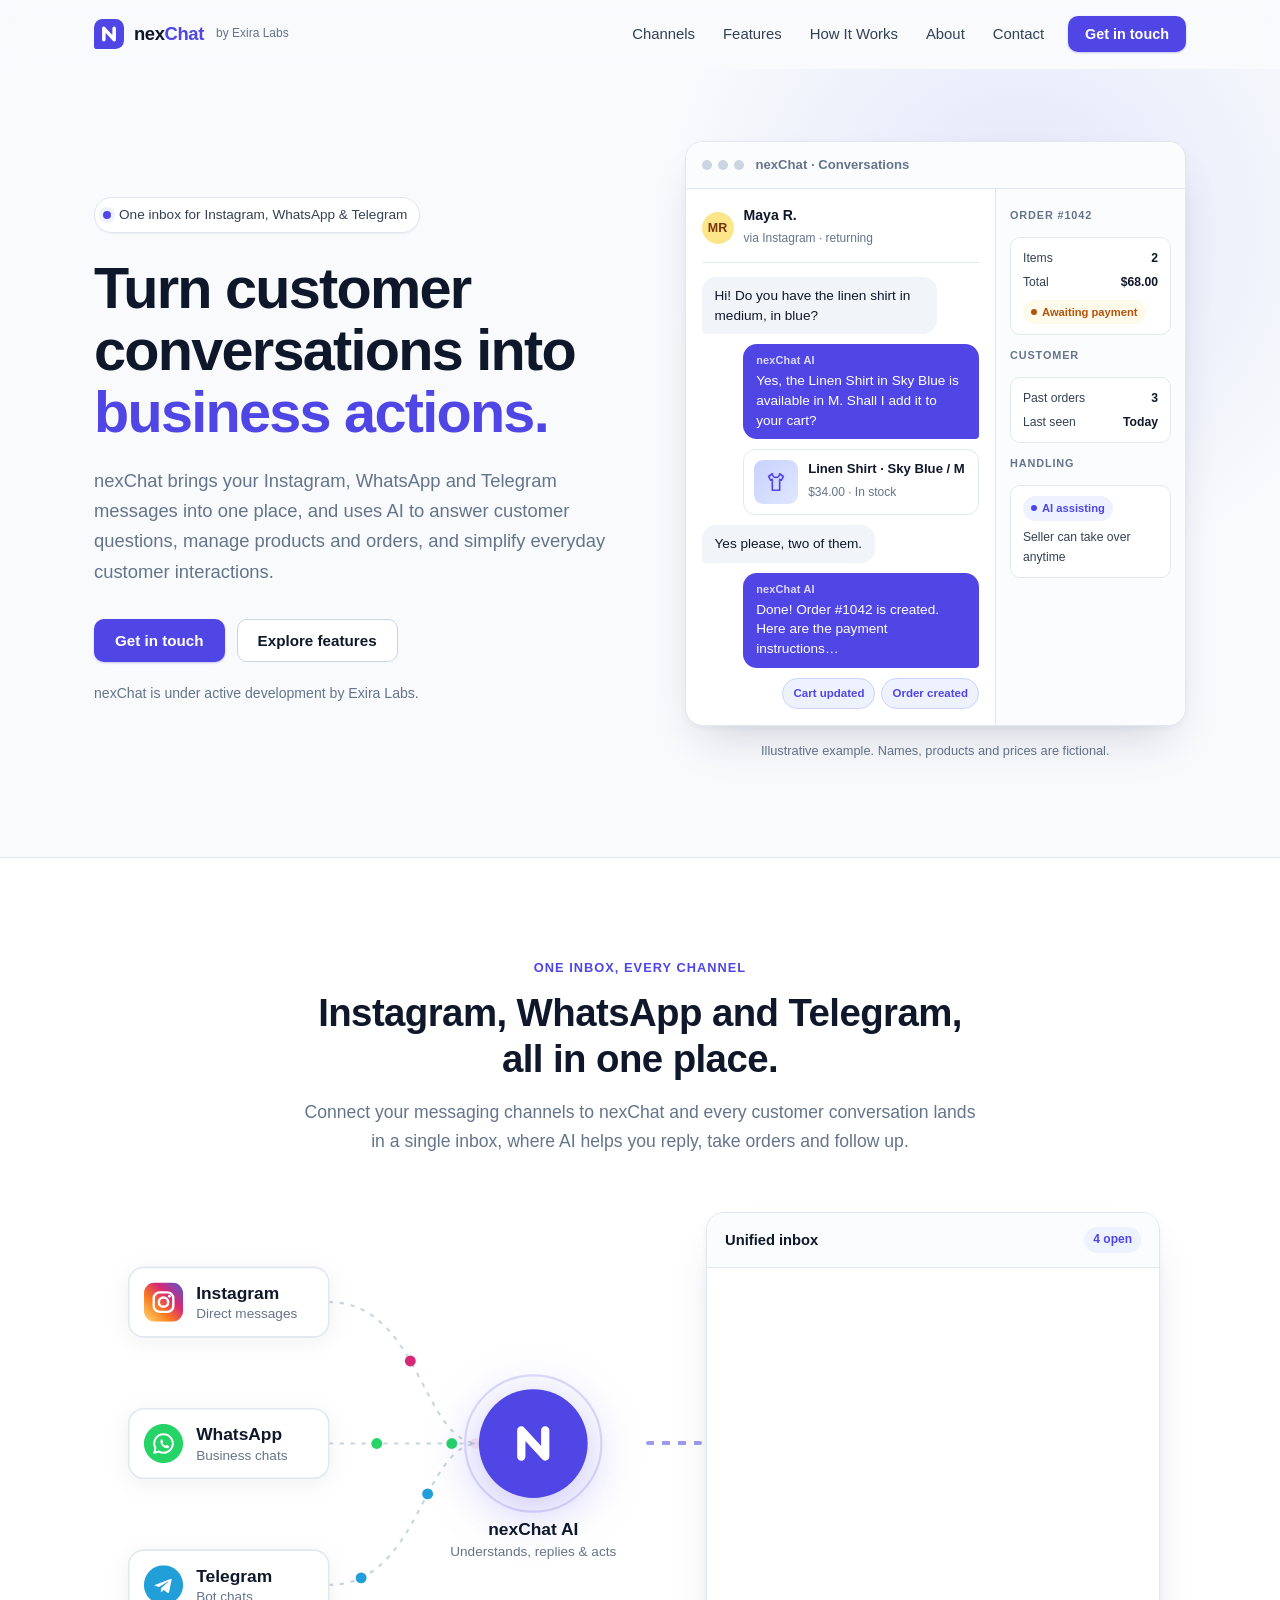
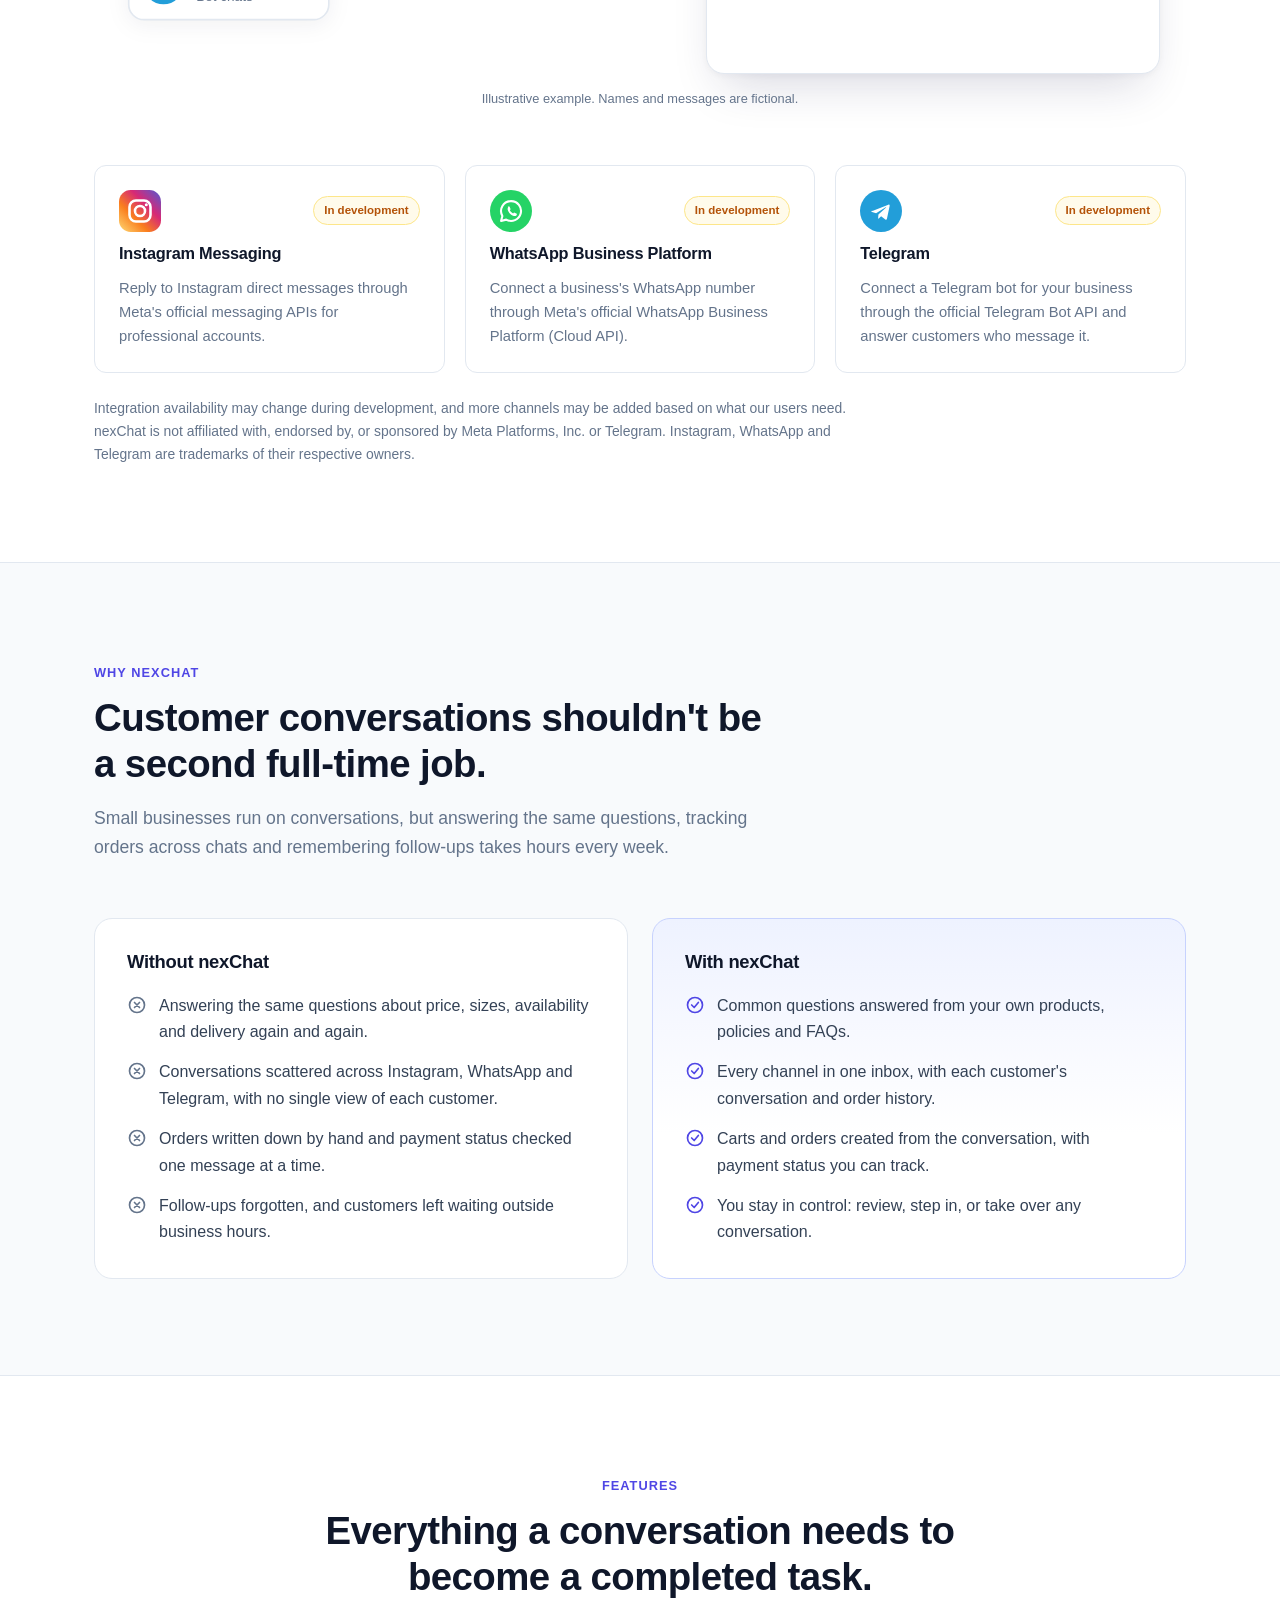
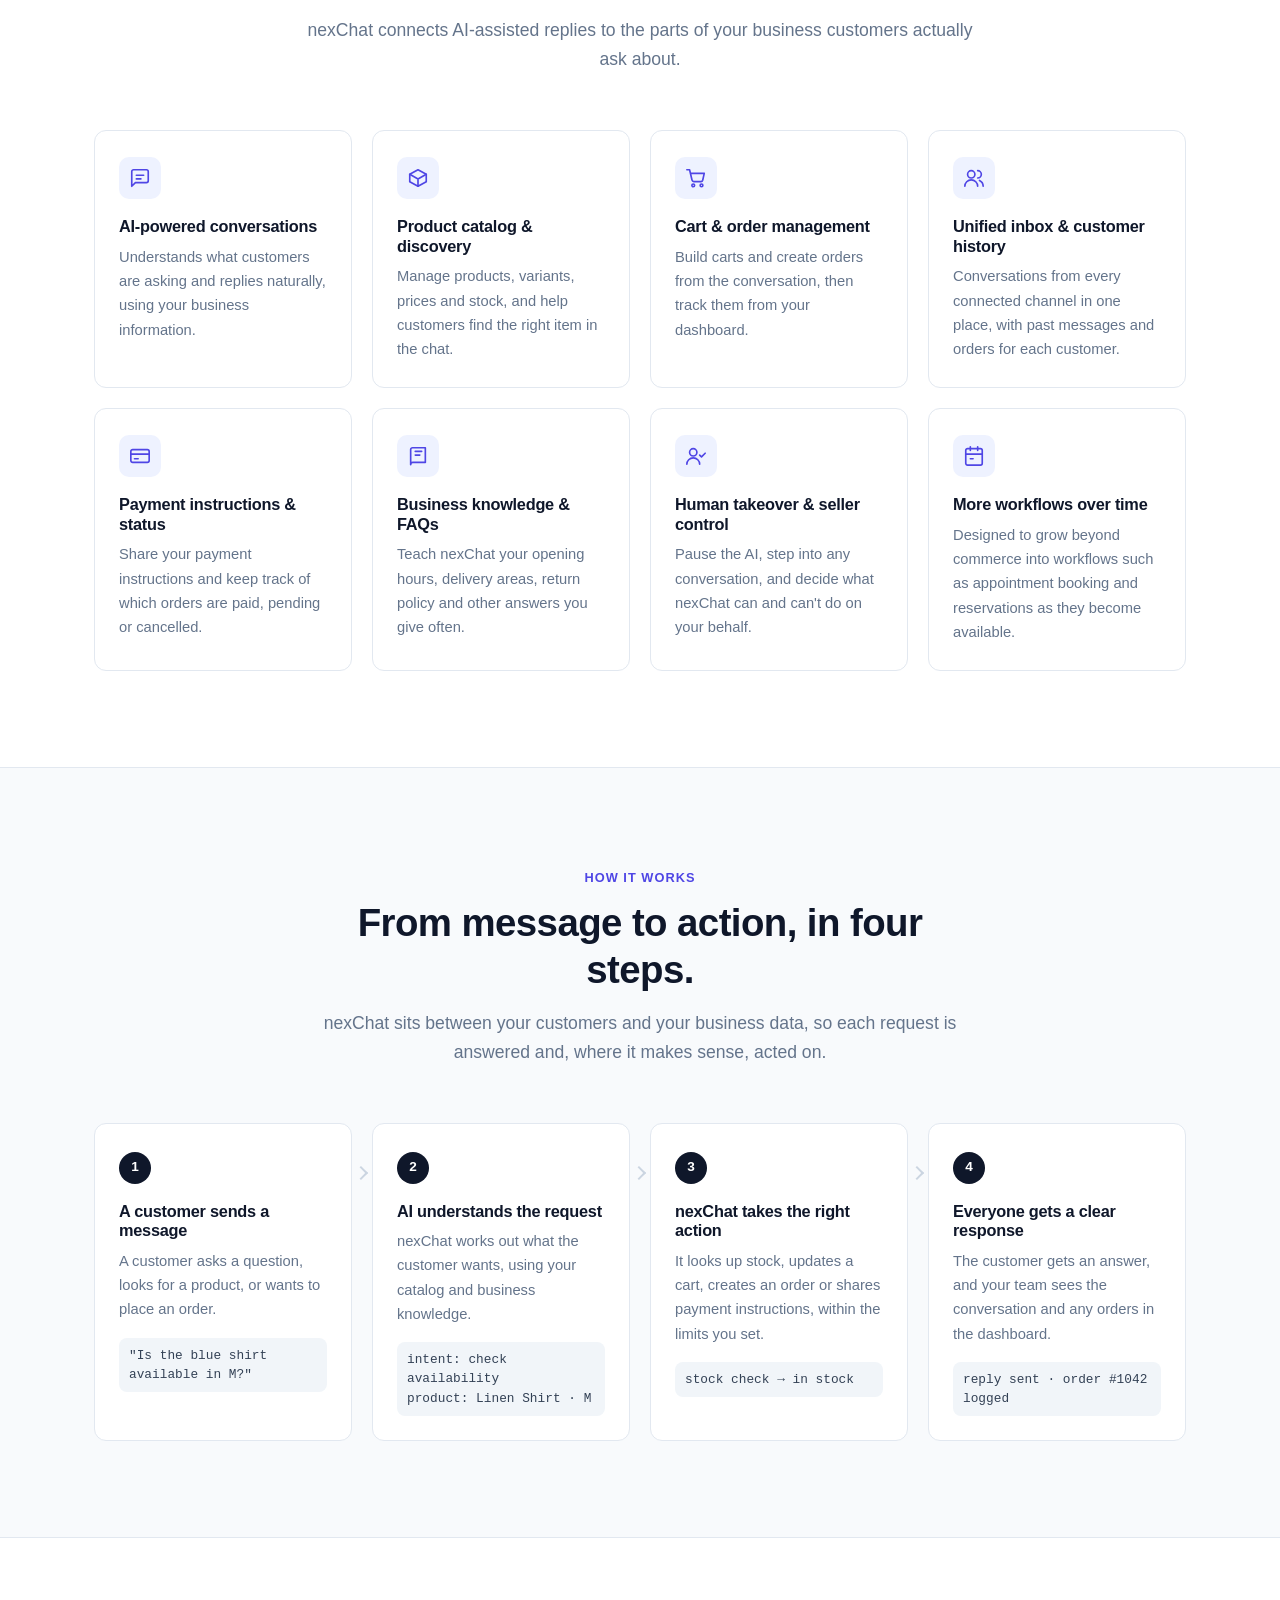
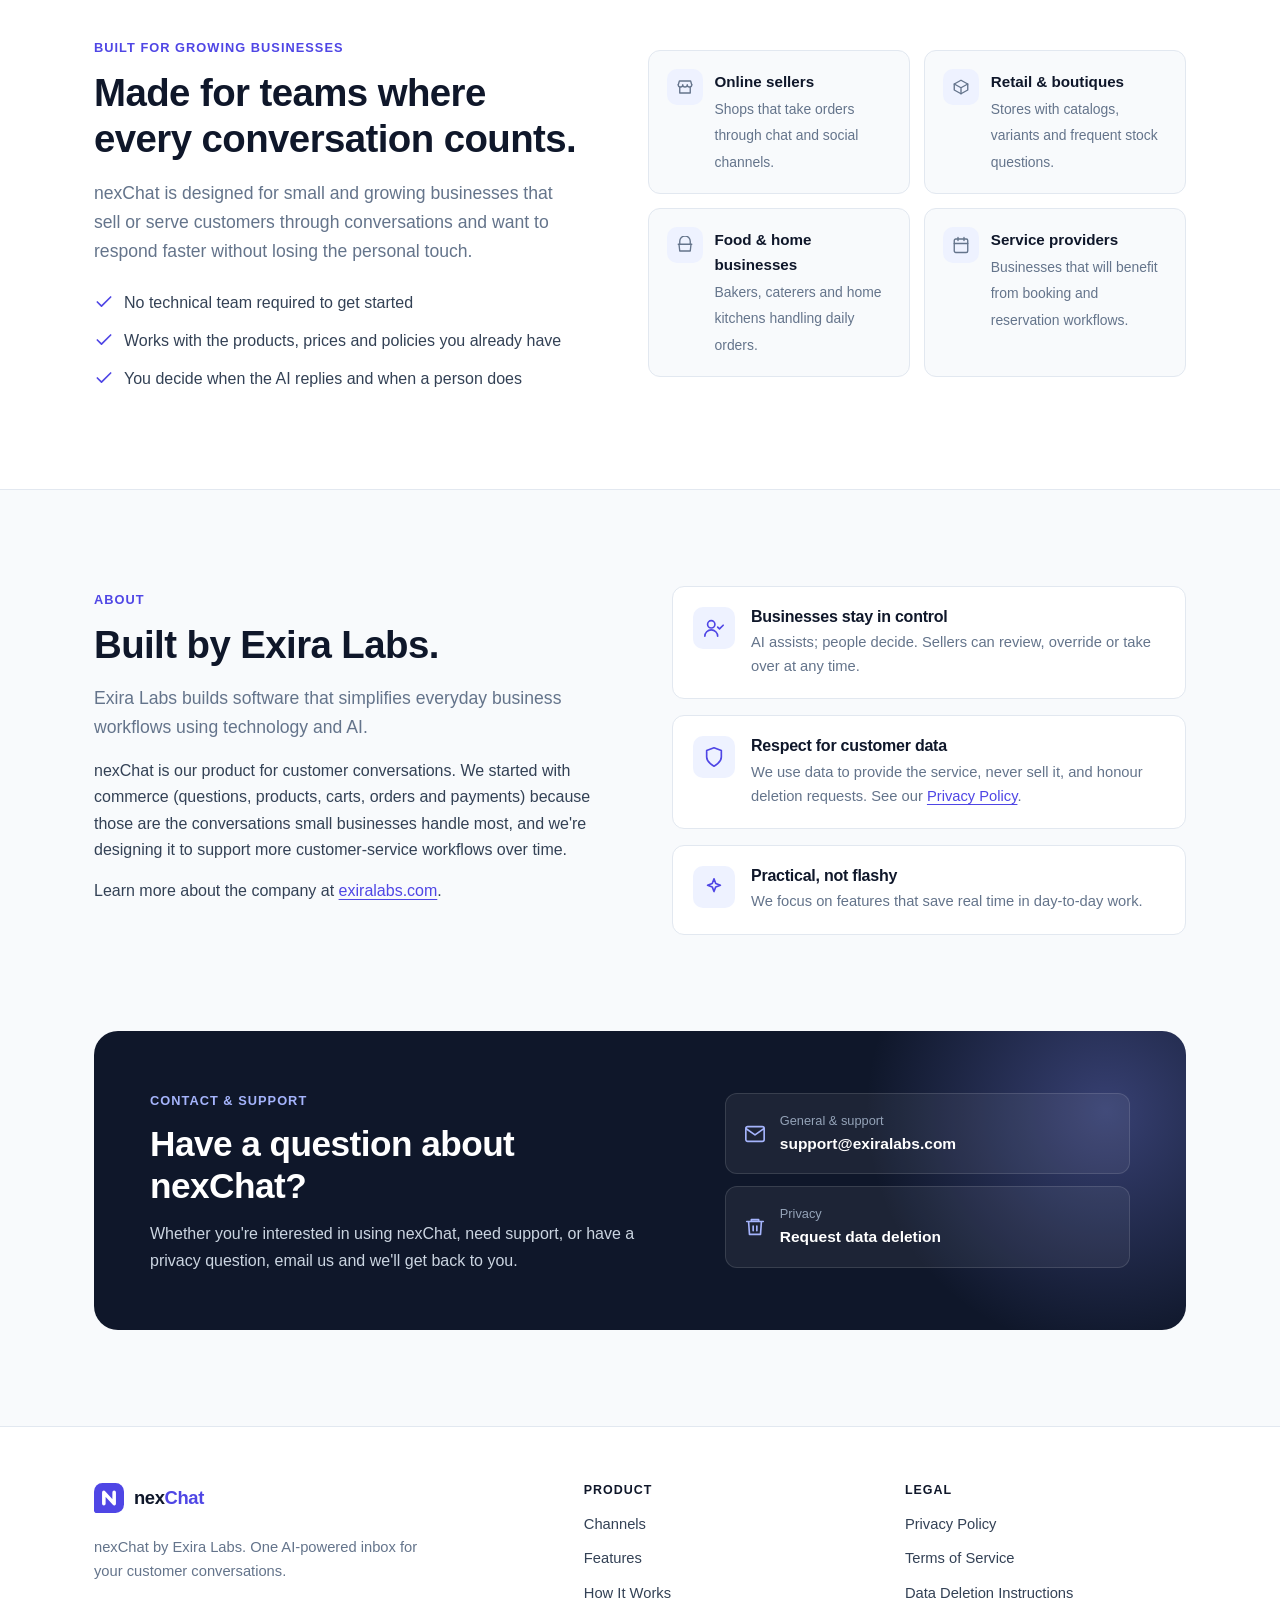
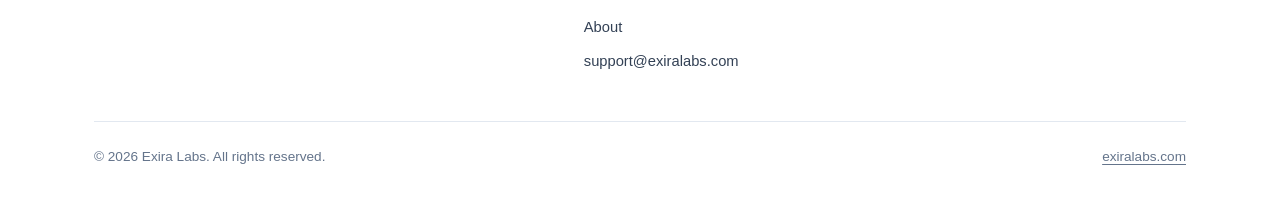
<file: index.html>
<!DOCTYPE html>
<html lang="en">
<head>
  <meta charset="UTF-8" />
  <meta name="viewport" content="width=device-width, initial-scale=1.0" />
  <title>nexChat by Exira Labs — Turn customer conversations into business actions</title>
  <meta name="description" content="nexChat brings Instagram, WhatsApp and Telegram conversations into one inbox and uses AI to answer customers, manage products and orders, and simplify everyday customer interactions. Built by Exira Labs." />
  <link rel="canonical" href="https://nexchat.exiralabs.com/" />
  <meta name="theme-color" content="#4f46e5" />
  <link rel="icon" href="assets/favicon.svg" type="image/svg+xml" />

  <meta property="og:type" content="website" />
  <meta property="og:site_name" content="nexChat by Exira Labs" />
  <meta property="og:title" content="nexChat — Turn customer conversations into business actions" />
  <meta property="og:description" content="One AI-powered inbox for Instagram, WhatsApp and Telegram, with product discovery, carts, orders and payment tracking for small businesses." />
  <meta property="og:url" content="https://nexchat.exiralabs.com/" />
  <meta name="twitter:card" content="summary" />

  <script type="application/ld+json">
  {
    "@context": "https://schema.org",
    "@type": "SoftwareApplication",
    "name": "nexChat",
    "applicationCategory": "BusinessApplication",
    "operatingSystem": "Web",
    "url": "https://nexchat.exiralabs.com/",
    "description": "AI-powered customer conversation and business operations assistant for small businesses.",
    "publisher": { "@type": "Organization", "name": "Exira Labs", "url": "https://exiralabs.com" }
  }
  </script>

  <link rel="stylesheet" href="assets/styles.css" />
</head>
<body data-home>
  <svg width="0" height="0" style="position:absolute" aria-hidden="true" focusable="false">
    <defs>
      <linearGradient id="ig-grad" x1="0" y1="1" x2="1" y2="0"><stop offset="0" stop-color="#feda75"/><stop offset=".35" stop-color="#fa7e1e"/><stop offset=".65" stop-color="#d62976"/><stop offset="1" stop-color="#4f5bd5"/></linearGradient>
    </defs>
    <symbol id="ico-ig" viewBox="0 0 36 36"><rect width="36" height="36" rx="10" fill="url(#ig-grad)"/><rect x="9" y="9" width="18" height="18" rx="5.5" fill="none" stroke="#fff" stroke-width="2.2"/><circle cx="18" cy="18" r="4.3" fill="none" stroke="#fff" stroke-width="2.2"/><circle cx="23.4" cy="12.6" r="1.3" fill="#fff"/></symbol>
    <symbol id="ico-wa" viewBox="0 0 36 36"><circle cx="18" cy="18" r="18" fill="#25d366"/><g transform="translate(6 6)"><path d="M12 3.5a8.5 8.5 0 0 0-7.4 12.7L3.5 20.5l4.4-1.1A8.5 8.5 0 1 0 12 3.5z" fill="none" stroke="#fff" stroke-width="1.8" stroke-linejoin="round"/><path d="M9.2 8.6c.2-.4.5-.4.7-.4h.5c.2 0 .4.1.5.4l.7 1.6c.1.2 0 .5-.1.6l-.5.6c.6 1.2 1.6 2.1 2.8 2.7l.6-.6c.2-.2.4-.2.6-.1l1.6.7c.3.1.4.3.4.5v.5c0 .3-.1.5-.4.7-.5.4-1.3.6-2.2.4-2.5-.6-4.6-2.7-5.2-5.2-.2-.8 0-1.6.4-2.2z" fill="#fff"/></g></symbol>
    <symbol id="ico-tg" viewBox="0 0 36 36"><circle cx="18" cy="18" r="18" fill="#229ed9"/><g transform="translate(6 6.5)"><path d="M4.6 11.4 18.3 6.1c.7-.3 1.3.2 1.1 1.2l-2.3 10.9c-.2.8-.7 1-1.4.6l-3.6-2.7-1.8 1.7c-.2.2-.4.4-.8.4l.3-3.7 6.6-6c.3-.3-.1-.4-.4-.2l-8.2 5.2-3.5-1.1c-.8-.2-.8-.8.2-1.1z" fill="#fff"/></g></symbol>
  </svg>
  <a class="skip-link" href="#main">Skip to content</a>

  <!-- ===== Header ===== -->
  <header class="site-header">
    <div class="container header-inner">
      <a class="brand" href="./" aria-label="nexChat home">
        <svg class="brand-mark" viewBox="0 0 32 32" fill="none" aria-hidden="true"><path d="M9 0h14a9 9 0 0 1 9 9v14a9 9 0 0 1-9 9H3a3 3 0 0 1-3-3V9a9 9 0 0 1 9-9z" fill="#4f46e5"/><path d="M10.5 22V10l11 12V10" stroke="#fff" stroke-width="3.8" stroke-linecap="round" stroke-linejoin="round"/></svg>
        <span class="brand-name">nex<span>Chat</span></span>
        <span class="brand-by">by Exira Labs</span>
      </a>
      <button class="nav-toggle" type="button" aria-expanded="false" aria-controls="site-nav" aria-label="Open menu">
        <svg class="icon-open" viewBox="0 0 24 24" fill="none" stroke="currentColor" stroke-width="2" stroke-linecap="round" aria-hidden="true"><path d="M4 7h16M4 12h16M4 17h16"/></svg>
        <svg class="icon-close" viewBox="0 0 24 24" fill="none" stroke="currentColor" stroke-width="2" stroke-linecap="round" aria-hidden="true"><path d="M6 6l12 12M18 6 6 18"/></svg>
      </button>
      <nav class="nav" id="site-nav" aria-label="Main">
        <a href="#channels">Channels</a>
        <a href="#features">Features</a>
        <a href="#how-it-works">How It Works</a>
        <a href="#about">About</a>
        <a href="#contact">Contact</a>
        <a class="btn btn-primary btn-sm" href="#contact">Get in touch</a>
      </nav>
    </div>
  </header>

  <main id="main">

    <!-- ===== Hero ===== -->
    <section class="hero">
      <div class="container hero-grid">
        <div>
          <span class="hero-badge"><span class="dot" aria-hidden="true"></span>One inbox for Instagram, WhatsApp &amp; Telegram</span>
          <h1>Turn customer conversations into <span class="accent">business actions.</span></h1>
          <p class="hero-sub">nexChat brings your Instagram, WhatsApp and Telegram messages into one place, and uses AI to answer customer questions, manage products and orders, and simplify everyday customer interactions.</p>
          <div class="hero-ctas">
            <a class="btn btn-primary" href="#contact">Get in touch</a>
            <a class="btn btn-secondary" href="#features">Explore features</a>
          </div>
          <p class="hero-note">nexChat is under active development by Exira Labs.</p>
        </div>

        <div>
          <div class="mockup" role="img" aria-label="Illustration of the nexChat interface: a customer asks about a product, the nexChat assistant confirms availability, adds it to the cart, creates an order and shares payment instructions, while a side panel shows the order awaiting payment.">
            <div class="mockup-bar" aria-hidden="true">
              <div class="mockup-dots"><i></i><i></i><i></i></div>
              <span class="mockup-title">nexChat · Conversations</span>
            </div>
            <div class="mockup-body" aria-hidden="true">
              <div class="chat">
                <div class="chat-head">
                  <span class="avatar">MR</span>
                  <div><strong>Maya R.</strong><small>via Instagram · returning</small></div>
                </div>
                <div class="bubble in">Hi! Do you have the linen shirt in medium, in blue?</div>
                <div class="bubble out"><span class="bubble-tag">nexChat AI</span>Yes, the Linen Shirt in Sky Blue is available in M. Shall I add it to your cart?</div>
                <div class="product-card">
                  <span class="product-thumb"><svg viewBox="0 0 24 24" fill="none" stroke="currentColor" stroke-width="1.8" stroke-linecap="round" stroke-linejoin="round"><path d="M8 3 4 6l2 4 2-1v12h8V9l2 1 2-4-4-3a4 4 0 0 1-8 0z"/></svg></span>
                  <div><strong>Linen Shirt · Sky Blue / M</strong><small>$34.00 · In stock</small></div>
                </div>
                <div class="bubble in">Yes please, two of them.</div>
                <div class="bubble out"><span class="bubble-tag">nexChat AI</span>Done! Order #1042 is created. Here are the payment instructions…</div>
                <div class="chat-actions"><span class="chip">Cart updated</span><span class="chip">Order created</span></div>
              </div>
              <div class="side">
                <span class="side-label">Order #1042</span>
                <div class="side-card">
                  <div class="row"><span>Items</span><b>2</b></div>
                  <div class="row"><span>Total</span><b>$68.00</b></div>
                  <div class="row" style="margin-top:8px"><span class="status wait">Awaiting payment</span></div>
                </div>
                <span class="side-label">Customer</span>
                <div class="side-card">
                  <div class="row"><span>Past orders</span><b>3</b></div>
                  <div class="row"><span>Last seen</span><b>Today</b></div>
                </div>
                <span class="side-label">Handling</span>
                <div class="side-card">
                  <div class="row"><span class="status info">AI assisting</span></div>
                  <div class="row" style="margin-top:6px"><span>Seller can take over anytime</span></div>
                </div>
              </div>
            </div>
          </div>
          <p class="mockup-caption">Illustrative example. Names, products and prices are fictional.</p>
        </div>
      </div>
    </section>

    <!-- ===== Channels ===== -->
    <section class="section section-alt" id="channels">
      <div class="container">
        <div class="section-head center">
          <span class="eyebrow">One inbox, every channel</span>
          <h2 class="section-title">Instagram, WhatsApp and Telegram, all in one place.</h2>
          <p class="section-lead">Connect your messaging channels to nexChat and every customer conversation lands in a single inbox, where AI helps you reply, take orders and follow up.</p>
        </div>

        <div class="flow">
          <svg class="flow-diagram" viewBox="0 0 480 400" role="img" aria-labelledby="flow-title flow-desc">
            <title id="flow-title">How nexChat connects your channels</title>
            <desc id="flow-desc">Messages from Instagram, WhatsApp and Telegram flow into nexChat AI, which understands each request and sends the conversation to one unified inbox.</desc>

            <path id="flow-p1" class="fl-path" d="M192 70 C 276 70, 278 200, 330 200" />
            <path id="flow-p2" class="fl-path" d="M192 200 L 330 200" />
            <path id="flow-p3" class="fl-path" d="M192 330 C 276 330, 278 200, 330 200" />

            <g class="flow-motion" aria-hidden="true">
              <circle r="5" fill="#d62976"><animateMotion dur="2.4s" repeatCount="indefinite" begin="0s"><mpath href="#flow-p1" /></animateMotion><animate attributeName="opacity" values="0;1;1;0" keyTimes="0;.1;.85;1" dur="2.4s" repeatCount="indefinite" begin="0s" /></circle>
              <circle r="5" fill="#d62976"><animateMotion dur="2.4s" repeatCount="indefinite" begin="1.2s"><mpath href="#flow-p1" /></animateMotion><animate attributeName="opacity" values="0;1;1;0" keyTimes="0;.1;.85;1" dur="2.4s" repeatCount="indefinite" begin="1.2s" /></circle>
              <circle r="5" fill="#25d366"><animateMotion dur="2.4s" repeatCount="indefinite" begin="0.4s"><mpath href="#flow-p2" /></animateMotion><animate attributeName="opacity" values="0;1;1;0" keyTimes="0;.1;.85;1" dur="2.4s" repeatCount="indefinite" begin="0.4s" /></circle>
              <circle r="5" fill="#25d366"><animateMotion dur="2.4s" repeatCount="indefinite" begin="1.6s"><mpath href="#flow-p2" /></animateMotion><animate attributeName="opacity" values="0;1;1;0" keyTimes="0;.1;.85;1" dur="2.4s" repeatCount="indefinite" begin="1.6s" /></circle>
              <circle r="5" fill="#229ed9"><animateMotion dur="2.4s" repeatCount="indefinite" begin="0.8s"><mpath href="#flow-p3" /></animateMotion><animate attributeName="opacity" values="0;1;1;0" keyTimes="0;.1;.85;1" dur="2.4s" repeatCount="indefinite" begin="0.8s" /></circle>
              <circle r="5" fill="#229ed9"><animateMotion dur="2.4s" repeatCount="indefinite" begin="2s"><mpath href="#flow-p3" /></animateMotion><animate attributeName="opacity" values="0;1;1;0" keyTimes="0;.1;.85;1" dur="2.4s" repeatCount="indefinite" begin="2s" /></circle>

              <circle class="fl-pulse" cx="380" cy="200" r="50"><animate attributeName="r" values="50;76" dur="2.4s" repeatCount="indefinite" /><animate attributeName="opacity" values=".35;0" dur="2.4s" repeatCount="indefinite" /></circle>
              <circle class="fl-pulse" cx="380" cy="200" r="50"><animate attributeName="r" values="50;76" dur="2.4s" begin="1.2s" repeatCount="indefinite" /><animate attributeName="opacity" values=".35;0" dur="2.4s" begin="1.2s" repeatCount="indefinite" /></circle>
            </g>

            <g>
              <rect class="fl-card" x="8" y="38" width="184" height="64" rx="14" />
              <use href="#ico-ig" x="22" y="52" width="36" height="36" />
              <text class="fl-label fl-ch" x="70" y="67">Instagram</text>
              <text class="fl-sub" x="70" y="85">Direct messages</text>
            </g>
            <g>
              <rect class="fl-card" x="8" y="168" width="184" height="64" rx="14" />
              <use href="#ico-wa" x="22" y="182" width="36" height="36" />
              <text class="fl-label fl-ch" x="70" y="197">WhatsApp</text>
              <text class="fl-sub" x="70" y="215">Business chats</text>
            </g>
            <g>
              <rect class="fl-card" x="8" y="298" width="184" height="64" rx="14" />
              <use href="#ico-tg" x="22" y="312" width="36" height="36" />
              <text class="fl-label fl-ch" x="70" y="327">Telegram</text>
              <text class="fl-sub" x="70" y="345">Bot chats</text>
            </g>

            <circle class="fl-hub" cx="380" cy="200" r="50" />
            <g transform="translate(380 200) scale(2) translate(-16 -16)">
              <path d="M10.5 22V10l11 12V10" fill="none" stroke="#fff" stroke-width="3.8" stroke-linecap="round" stroke-linejoin="round" />
            </g>
            <text class="fl-label" x="380" y="284" text-anchor="middle">nexChat AI</text>
            <text class="fl-sub fl-hub-sub" x="380" y="303" text-anchor="middle">Understands, replies &amp; acts</text>
          </svg>

          <div class="flow-link" aria-hidden="true"></div>

          <div class="inbox" role="img" aria-label="Illustration of the nexChat unified inbox showing conversations from Instagram, WhatsApp and Telegram, with AI replies, an updated order and one conversation flagged for the seller.">
            <div class="inbox-head" aria-hidden="true">
              <strong>Unified inbox</strong>
              <span class="inbox-count">4 open</span>
            </div>
            <ul class="inbox-list" aria-hidden="true">
              <li class="inbox-row">
                <span class="avatar av-1">MR<span class="ch-badge"><svg viewBox="0 0 36 36"><use href="#ico-ig" /></svg></span></span>
                <div class="inbox-text">
                  <div class="inbox-top"><strong>Maya R.</strong><time>now</time></div>
                  <p>Is the linen shirt available in M?</p>
                  <span class="tag tag-ai">AI replied</span>
                </div>
              </li>
              <li class="inbox-row">
                <span class="avatar av-2">DK<span class="ch-badge"><svg viewBox="0 0 36 36"><use href="#ico-wa" /></svg></span></span>
                <div class="inbox-text">
                  <div class="inbox-top"><strong>Daniel K.</strong><time>1m</time></div>
                  <p>Can I pick up my order at 5pm?</p>
                  <span class="tag tag-ok">Order #1043 updated</span>
                </div>
              </li>
              <li class="inbox-row">
                <span class="avatar av-3">SL<span class="ch-badge"><svg viewBox="0 0 36 36"><use href="#ico-tg" /></svg></span></span>
                <div class="inbox-text">
                  <div class="inbox-top"><strong>Sofia L.</strong><time>3m</time></div>
                  <p>Do you deliver to the city centre?</p>
                  <span class="tag tag-ai">AI replied</span>
                </div>
              </li>
              <li class="inbox-row">
                <span class="avatar av-4">AP<span class="ch-badge"><svg viewBox="0 0 36 36"><use href="#ico-wa" /></svg></span></span>
                <div class="inbox-text">
                  <div class="inbox-top"><strong>Arjun P.</strong><time>6m</time></div>
                  <p>I'd like to return an item, please.</p>
                  <span class="tag tag-you">Needs you</span>
                </div>
              </li>
            </ul>
          </div>
        </div>
        <p class="mockup-caption">Illustrative example. Names and messages are fictional.</p>

        <div class="integrations" style="margin-top:56px">
          <div class="integration">
            <div class="integration-head">
              <svg class="brand-ico" viewBox="0 0 36 36" aria-hidden="true"><use href="#ico-ig" /></svg>
              <span class="pill dev">In development</span>
            </div>
            <h3>Instagram Messaging</h3>
            <p>Reply to Instagram direct messages through Meta's official messaging APIs for professional accounts.</p>
          </div>
          <div class="integration">
            <div class="integration-head">
              <svg class="brand-ico" viewBox="0 0 36 36" aria-hidden="true"><use href="#ico-wa" /></svg>
              <span class="pill dev">In development</span>
            </div>
            <h3>WhatsApp Business Platform</h3>
            <p>Connect a business's WhatsApp number through Meta's official WhatsApp Business Platform (Cloud API).</p>
          </div>
          <div class="integration">
            <div class="integration-head">
              <svg class="brand-ico" viewBox="0 0 36 36" aria-hidden="true"><use href="#ico-tg" /></svg>
              <span class="pill dev">In development</span>
            </div>
            <h3>Telegram</h3>
            <p>Connect a Telegram bot for your business through the official Telegram Bot API and answer customers who message it.</p>
          </div>
        </div>
        <p class="fine-print">Integration availability may change during development, and more channels may be added based on what our users need. nexChat is not affiliated with, endorsed by, or sponsored by Meta Platforms, Inc. or Telegram. Instagram, WhatsApp and Telegram are trademarks of their respective owners.</p>
      </div>
    </section>

    <!-- ===== Problem & solution ===== -->
    <section class="section" id="product">
      <div class="container">
        <div class="section-head">
          <span class="eyebrow">Why nexChat</span>
          <h2 class="section-title">Customer conversations shouldn't be a second full-time job.</h2>
          <p class="section-lead">Small businesses run on conversations, but answering the same questions, tracking orders across chats and remembering follow-ups takes hours every week.</p>
        </div>
        <div class="compare">
          <div class="compare-card before">
            <h3>Without nexChat</h3>
            <ul class="compare-list">
              <li><svg viewBox="0 0 24 24" fill="none" stroke="currentColor" stroke-width="2" stroke-linecap="round" aria-hidden="true"><circle cx="12" cy="12" r="9"/><path d="m15 9-6 6M9 9l6 6"/></svg><span>Answering the same questions about price, sizes, availability and delivery again and again.</span></li>
              <li><svg viewBox="0 0 24 24" fill="none" stroke="currentColor" stroke-width="2" stroke-linecap="round" aria-hidden="true"><circle cx="12" cy="12" r="9"/><path d="m15 9-6 6M9 9l6 6"/></svg><span>Conversations scattered across Instagram, WhatsApp and Telegram, with no single view of each customer.</span></li>
              <li><svg viewBox="0 0 24 24" fill="none" stroke="currentColor" stroke-width="2" stroke-linecap="round" aria-hidden="true"><circle cx="12" cy="12" r="9"/><path d="m15 9-6 6M9 9l6 6"/></svg><span>Orders written down by hand and payment status checked one message at a time.</span></li>
              <li><svg viewBox="0 0 24 24" fill="none" stroke="currentColor" stroke-width="2" stroke-linecap="round" aria-hidden="true"><circle cx="12" cy="12" r="9"/><path d="m15 9-6 6M9 9l6 6"/></svg><span>Follow-ups forgotten, and customers left waiting outside business hours.</span></li>
            </ul>
          </div>
          <div class="compare-card after">
            <h3>With nexChat</h3>
            <ul class="compare-list">
              <li><svg viewBox="0 0 24 24" fill="none" stroke="currentColor" stroke-width="2" stroke-linecap="round" stroke-linejoin="round" aria-hidden="true"><circle cx="12" cy="12" r="9"/><path d="m8 12 3 3 5-6"/></svg><span>Common questions answered from your own products, policies and FAQs.</span></li>
              <li><svg viewBox="0 0 24 24" fill="none" stroke="currentColor" stroke-width="2" stroke-linecap="round" stroke-linejoin="round" aria-hidden="true"><circle cx="12" cy="12" r="9"/><path d="m8 12 3 3 5-6"/></svg><span>Every channel in one inbox, with each customer's conversation and order history.</span></li>
              <li><svg viewBox="0 0 24 24" fill="none" stroke="currentColor" stroke-width="2" stroke-linecap="round" stroke-linejoin="round" aria-hidden="true"><circle cx="12" cy="12" r="9"/><path d="m8 12 3 3 5-6"/></svg><span>Carts and orders created from the conversation, with payment status you can track.</span></li>
              <li><svg viewBox="0 0 24 24" fill="none" stroke="currentColor" stroke-width="2" stroke-linecap="round" stroke-linejoin="round" aria-hidden="true"><circle cx="12" cy="12" r="9"/><path d="m8 12 3 3 5-6"/></svg><span>You stay in control: review, step in, or take over any conversation.</span></li>
            </ul>
          </div>
        </div>
      </div>
    </section>

    <!-- ===== Features ===== -->
    <section class="section section-alt" id="features">
      <div class="container">
        <div class="section-head center">
          <span class="eyebrow">Features</span>
          <h2 class="section-title">Everything a conversation needs to become a completed task.</h2>
          <p class="section-lead">nexChat connects AI-assisted replies to the parts of your business customers actually ask about.</p>
        </div>
        <div class="features">
          <article class="feature">
            <div class="icon-box"><svg viewBox="0 0 24 24" fill="none" stroke="currentColor" stroke-width="1.8" stroke-linecap="round" stroke-linejoin="round" aria-hidden="true"><path d="M21 15a2 2 0 0 1-2 2H7l-4 4V5a2 2 0 0 1 2-2h14a2 2 0 0 1 2 2z"/><path d="M8 9h8M8 13h5"/></svg></div>
            <h3>AI-powered conversations</h3>
            <p>Understands what customers are asking and replies naturally, using your business information.</p>
          </article>
          <article class="feature">
            <div class="icon-box"><svg viewBox="0 0 24 24" fill="none" stroke="currentColor" stroke-width="1.8" stroke-linecap="round" stroke-linejoin="round" aria-hidden="true"><path d="M21 8 12 3 3 8v8l9 5 9-5z"/><path d="m3 8 9 5 9-5M12 13v8"/></svg></div>
            <h3>Product catalog &amp; discovery</h3>
            <p>Manage products, variants, prices and stock, and help customers find the right item in the chat.</p>
          </article>
          <article class="feature">
            <div class="icon-box"><svg viewBox="0 0 24 24" fill="none" stroke="currentColor" stroke-width="1.8" stroke-linecap="round" stroke-linejoin="round" aria-hidden="true"><circle cx="9" cy="20" r="1.5"/><circle cx="18" cy="20" r="1.5"/><path d="M2 3h3l2.7 11.4a2 2 0 0 0 2 1.6h7.6a2 2 0 0 0 2-1.5L21 7H6"/></svg></div>
            <h3>Cart &amp; order management</h3>
            <p>Build carts and create orders from the conversation, then track them from your dashboard.</p>
          </article>
          <article class="feature">
            <div class="icon-box"><svg viewBox="0 0 24 24" fill="none" stroke="currentColor" stroke-width="1.8" stroke-linecap="round" stroke-linejoin="round" aria-hidden="true"><circle cx="9" cy="8" r="4"/><path d="M2 21a7 7 0 0 1 14 0M16 4a4 4 0 0 1 0 8M22 21a7 7 0 0 0-4-6.3"/></svg></div>
            <h3>Unified inbox &amp; customer history</h3>
            <p>Conversations from every connected channel in one place, with past messages and orders for each customer.</p>
          </article>
          <article class="feature">
            <div class="icon-box"><svg viewBox="0 0 24 24" fill="none" stroke="currentColor" stroke-width="1.8" stroke-linecap="round" stroke-linejoin="round" aria-hidden="true"><rect x="2" y="5" width="20" height="14" rx="2"/><path d="M2 10h20M6 15h4"/></svg></div>
            <h3>Payment instructions &amp; status</h3>
            <p>Share your payment instructions and keep track of which orders are paid, pending or cancelled.</p>
          </article>
          <article class="feature">
            <div class="icon-box"><svg viewBox="0 0 24 24" fill="none" stroke="currentColor" stroke-width="1.8" stroke-linecap="round" stroke-linejoin="round" aria-hidden="true"><path d="M4 19.5V5a2 2 0 0 1 2-2h14v16H6.5A2.5 2.5 0 0 0 4 21.5z"/><path d="M9 7h7M9 11h5"/></svg></div>
            <h3>Business knowledge &amp; FAQs</h3>
            <p>Teach nexChat your opening hours, delivery areas, return policy and other answers you give often.</p>
          </article>
          <article class="feature">
            <div class="icon-box"><svg viewBox="0 0 24 24" fill="none" stroke="currentColor" stroke-width="1.8" stroke-linecap="round" stroke-linejoin="round" aria-hidden="true"><circle cx="9" cy="8" r="4"/><path d="M2 21a7 7 0 0 1 14 0M16 11l2 2 4-4"/></svg></div>
            <h3>Human takeover &amp; seller control</h3>
            <p>Pause the AI, step into any conversation, and decide what nexChat can and can't do on your behalf.</p>
          </article>
          <article class="feature">
            <div class="icon-box"><svg viewBox="0 0 24 24" fill="none" stroke="currentColor" stroke-width="1.8" stroke-linecap="round" stroke-linejoin="round" aria-hidden="true"><rect x="3" y="4" width="18" height="18" rx="2"/><path d="M16 2v4M8 2v4M3 10h18M8 15h3"/></svg></div>
            <h3>More workflows over time</h3>
            <p>Designed to grow beyond commerce into workflows such as appointment booking and reservations as they become available.</p>
          </article>
        </div>
      </div>
    </section>

    <!-- ===== How it works ===== -->
    <section class="section" id="how-it-works">
      <div class="container">
        <div class="section-head center">
          <span class="eyebrow">How it works</span>
          <h2 class="section-title">From message to action, in four steps.</h2>
          <p class="section-lead">nexChat sits between your customers and your business data, so each request is answered and, where it makes sense, acted on.</p>
        </div>
        <ol class="steps" style="list-style:none">
          <li class="step">
            <span class="step-num">1</span>
            <h3>A customer sends a message</h3>
            <p>A customer asks a question, looks for a product, or wants to place an order.</p>
            <div class="step-example">"Is the blue shirt available in M?"</div>
          </li>
          <li class="step">
            <span class="step-num">2</span>
            <h3>AI understands the request</h3>
            <p>nexChat works out what the customer wants, using your catalog and business knowledge.</p>
            <div class="step-example">intent: check availability<br>product: Linen Shirt · M</div>
          </li>
          <li class="step">
            <span class="step-num">3</span>
            <h3>nexChat takes the right action</h3>
            <p>It looks up stock, updates a cart, creates an order or shares payment instructions, within the limits you set.</p>
            <div class="step-example">stock check → in stock</div>
          </li>
          <li class="step">
            <span class="step-num">4</span>
            <h3>Everyone gets a clear response</h3>
            <p>The customer gets an answer, and your team sees the conversation and any orders in the dashboard.</p>
            <div class="step-example">reply sent · order #1042 logged</div>
          </li>
        </ol>
      </div>
    </section>

    <!-- ===== Audience ===== -->
    <section class="section section-alt" id="who-its-for">
      <div class="container audience">
        <div>
          <span class="eyebrow">Built for growing businesses</span>
          <h2 class="section-title">Made for teams where every conversation counts.</h2>
          <p class="section-lead">nexChat is designed for small and growing businesses that sell or serve customers through conversations and want to respond faster without losing the personal touch.</p>
          <ul class="check-list">
            <li><svg viewBox="0 0 24 24" fill="none" stroke="currentColor" stroke-width="2" stroke-linecap="round" stroke-linejoin="round" aria-hidden="true"><path d="M20 6 9 17l-5-5"/></svg><span>No technical team required to get started</span></li>
            <li><svg viewBox="0 0 24 24" fill="none" stroke="currentColor" stroke-width="2" stroke-linecap="round" stroke-linejoin="round" aria-hidden="true"><path d="M20 6 9 17l-5-5"/></svg><span>Works with the products, prices and policies you already have</span></li>
            <li><svg viewBox="0 0 24 24" fill="none" stroke="currentColor" stroke-width="2" stroke-linecap="round" stroke-linejoin="round" aria-hidden="true"><path d="M20 6 9 17l-5-5"/></svg><span>You decide when the AI replies and when a person does</span></li>
          </ul>
        </div>
        <div class="audience-list">
          <div class="audience-item">
            <span class="icon-box"><svg viewBox="0 0 24 24" fill="none" stroke="currentColor" stroke-width="1.8" stroke-linecap="round" stroke-linejoin="round" aria-hidden="true"><path d="M3 9l1.5-5h15L21 9"/><path d="M3 9a3 3 0 0 0 6 0 3 3 0 0 0 6 0 3 3 0 0 0 6 0M5 12v8h14v-8"/></svg></span>
            <div><strong>Online sellers</strong><span>Shops that take orders through chat and social channels.</span></div>
          </div>
          <div class="audience-item">
            <span class="icon-box"><svg viewBox="0 0 24 24" fill="none" stroke="currentColor" stroke-width="1.8" stroke-linecap="round" stroke-linejoin="round" aria-hidden="true"><path d="M21 8 12 3 3 8v8l9 5 9-5z"/><path d="m3 8 9 5 9-5M12 13v8"/></svg></span>
            <div><strong>Retail &amp; boutiques</strong><span>Stores with catalogs, variants and frequent stock questions.</span></div>
          </div>
          <div class="audience-item">
            <span class="icon-box"><svg viewBox="0 0 24 24" fill="none" stroke="currentColor" stroke-width="1.8" stroke-linecap="round" stroke-linejoin="round" aria-hidden="true"><path d="M3 11h18M5 11V7a7 7 0 0 1 14 0v4M4 11l1 9h14l1-9"/></svg></span>
            <div><strong>Food &amp; home businesses</strong><span>Bakers, caterers and home kitchens handling daily orders.</span></div>
          </div>
          <div class="audience-item">
            <span class="icon-box"><svg viewBox="0 0 24 24" fill="none" stroke="currentColor" stroke-width="1.8" stroke-linecap="round" stroke-linejoin="round" aria-hidden="true"><rect x="3" y="4" width="18" height="18" rx="2"/><path d="M16 2v4M8 2v4M3 10h18"/></svg></span>
            <div><strong>Service providers</strong><span>Businesses that will benefit from booking and reservation workflows.</span></div>
          </div>
        </div>
      </div>
    </section>

    <!-- ===== About ===== -->
    <section class="section" id="about">
      <div class="container about">
        <div>
          <span class="eyebrow">About</span>
          <h2 class="section-title">Built by Exira Labs.</h2>
          <p class="section-lead">Exira Labs builds software that simplifies everyday business workflows using technology and AI.</p>
          <p style="margin-top:16px">nexChat is our product for customer conversations. We started with commerce (questions, products, carts, orders and payments) because those are the conversations small businesses handle most, and we're designing it to support more customer-service workflows over time.</p>
          <p style="margin-top:14px">Learn more about the company at <a href="https://exiralabs.com" rel="noopener">exiralabs.com</a>.</p>
        </div>
        <div class="principles">
          <div class="principle">
            <span class="icon-box"><svg viewBox="0 0 24 24" fill="none" stroke="currentColor" stroke-width="1.8" stroke-linecap="round" stroke-linejoin="round" aria-hidden="true"><circle cx="9" cy="8" r="4"/><path d="M2 21a7 7 0 0 1 14 0M16 11l2 2 4-4"/></svg></span>
            <div><h3>Businesses stay in control</h3><p>AI assists; people decide. Sellers can review, override or take over at any time.</p></div>
          </div>
          <div class="principle">
            <span class="icon-box"><svg viewBox="0 0 24 24" fill="none" stroke="currentColor" stroke-width="1.8" stroke-linecap="round" stroke-linejoin="round" aria-hidden="true"><path d="M12 22s8-4 8-10V5l-8-3-8 3v7c0 6 8 10 8 10z"/></svg></span>
            <div><h3>Respect for customer data</h3><p>We use data to provide the service, never sell it, and honour deletion requests. See our <a href="privacy-policy.html">Privacy Policy</a>.</p></div>
          </div>
          <div class="principle">
            <span class="icon-box"><svg viewBox="0 0 24 24" fill="none" stroke="currentColor" stroke-width="1.8" stroke-linecap="round" stroke-linejoin="round" aria-hidden="true"><path d="M12 3l1.9 5.1L19 10l-5.1 1.9L12 17l-1.9-5.1L5 10l5.1-1.9z"/></svg></span>
            <div><h3>Practical, not flashy</h3><p>We focus on features that save real time in day-to-day work.</p></div>
          </div>
        </div>
      </div>
    </section>

    <!-- ===== Contact ===== -->
    <section class="section" id="contact" style="padding-top:0">
      <div class="container">
        <div class="contact-card">
          <div>
            <span class="eyebrow">Contact &amp; support</span>
            <h2>Have a question about nexChat?</h2>
            <p>Whether you're interested in using nexChat, need support, or have a privacy question, email us and we'll get back to you.</p>
          </div>
          <div class="contact-options">
            <a class="contact-option" href="mailto:support@exiralabs.com" data-contact-email>
              <svg viewBox="0 0 24 24" fill="none" stroke="currentColor" stroke-width="1.8" stroke-linecap="round" stroke-linejoin="round" aria-hidden="true"><rect x="2" y="4" width="20" height="16" rx="2"/><path d="m22 6-10 7L2 6"/></svg>
              <span><small>General &amp; support</small><strong data-contact-email-text>support@exiralabs.com</strong></span>
            </a>
            <a class="contact-option" href="data-deletion.html">
              <svg viewBox="0 0 24 24" fill="none" stroke="currentColor" stroke-width="1.8" stroke-linecap="round" stroke-linejoin="round" aria-hidden="true"><path d="M3 6h18M8 6V4h8v2M19 6l-1 14H6L5 6M10 11v5M14 11v5"/></svg>
              <span><small>Privacy</small><strong>Request data deletion</strong></span>
            </a>
          </div>
        </div>
      </div>
    </section>

  </main>

  <!-- ===== Footer ===== -->
  <footer class="site-footer">
    <div class="container">
      <div class="footer-grid">
        <div class="footer-about">
          <a class="brand" href="./" aria-label="nexChat home">
            <svg class="brand-mark" viewBox="0 0 32 32" fill="none" aria-hidden="true"><path d="M9 0h14a9 9 0 0 1 9 9v14a9 9 0 0 1-9 9H3a3 3 0 0 1-3-3V9a9 9 0 0 1 9-9z" fill="#4f46e5"/><path d="M10.5 22V10l11 12V10" stroke="#fff" stroke-width="3.8" stroke-linecap="round" stroke-linejoin="round"/></svg>
            <span class="brand-name">nex<span>Chat</span></span>
          </a>
          <p>nexChat by Exira Labs. One AI-powered inbox for your customer conversations.</p>
        </div>
        <div class="footer-col">
          <h4>Product</h4>
          <ul>
            <li><a href="#channels">Channels</a></li>
            <li><a href="#features">Features</a></li>
            <li><a href="#how-it-works">How It Works</a></li>
            <li><a href="#about">About</a></li>
            <li><a href="mailto:support@exiralabs.com" data-contact-email data-contact-email-text>support@exiralabs.com</a></li>
          </ul>
        </div>
        <div class="footer-col">
          <h4>Legal</h4>
          <ul>
            <li><a href="privacy-policy.html">Privacy Policy</a></li>
            <li><a href="terms-of-service.html">Terms of Service</a></li>
            <li><a href="data-deletion.html">Data Deletion Instructions</a></li>
          </ul>
        </div>
      </div>
      <div class="footer-bottom">
        <span>&copy; <span data-year>2026</span> Exira Labs. All rights reserved.</span>
        <span><a href="https://exiralabs.com" rel="noopener">exiralabs.com</a></span>
      </div>
    </div>
  </footer>

  <script src="assets/site.js" defer></script>
</body>
</html>
</file>
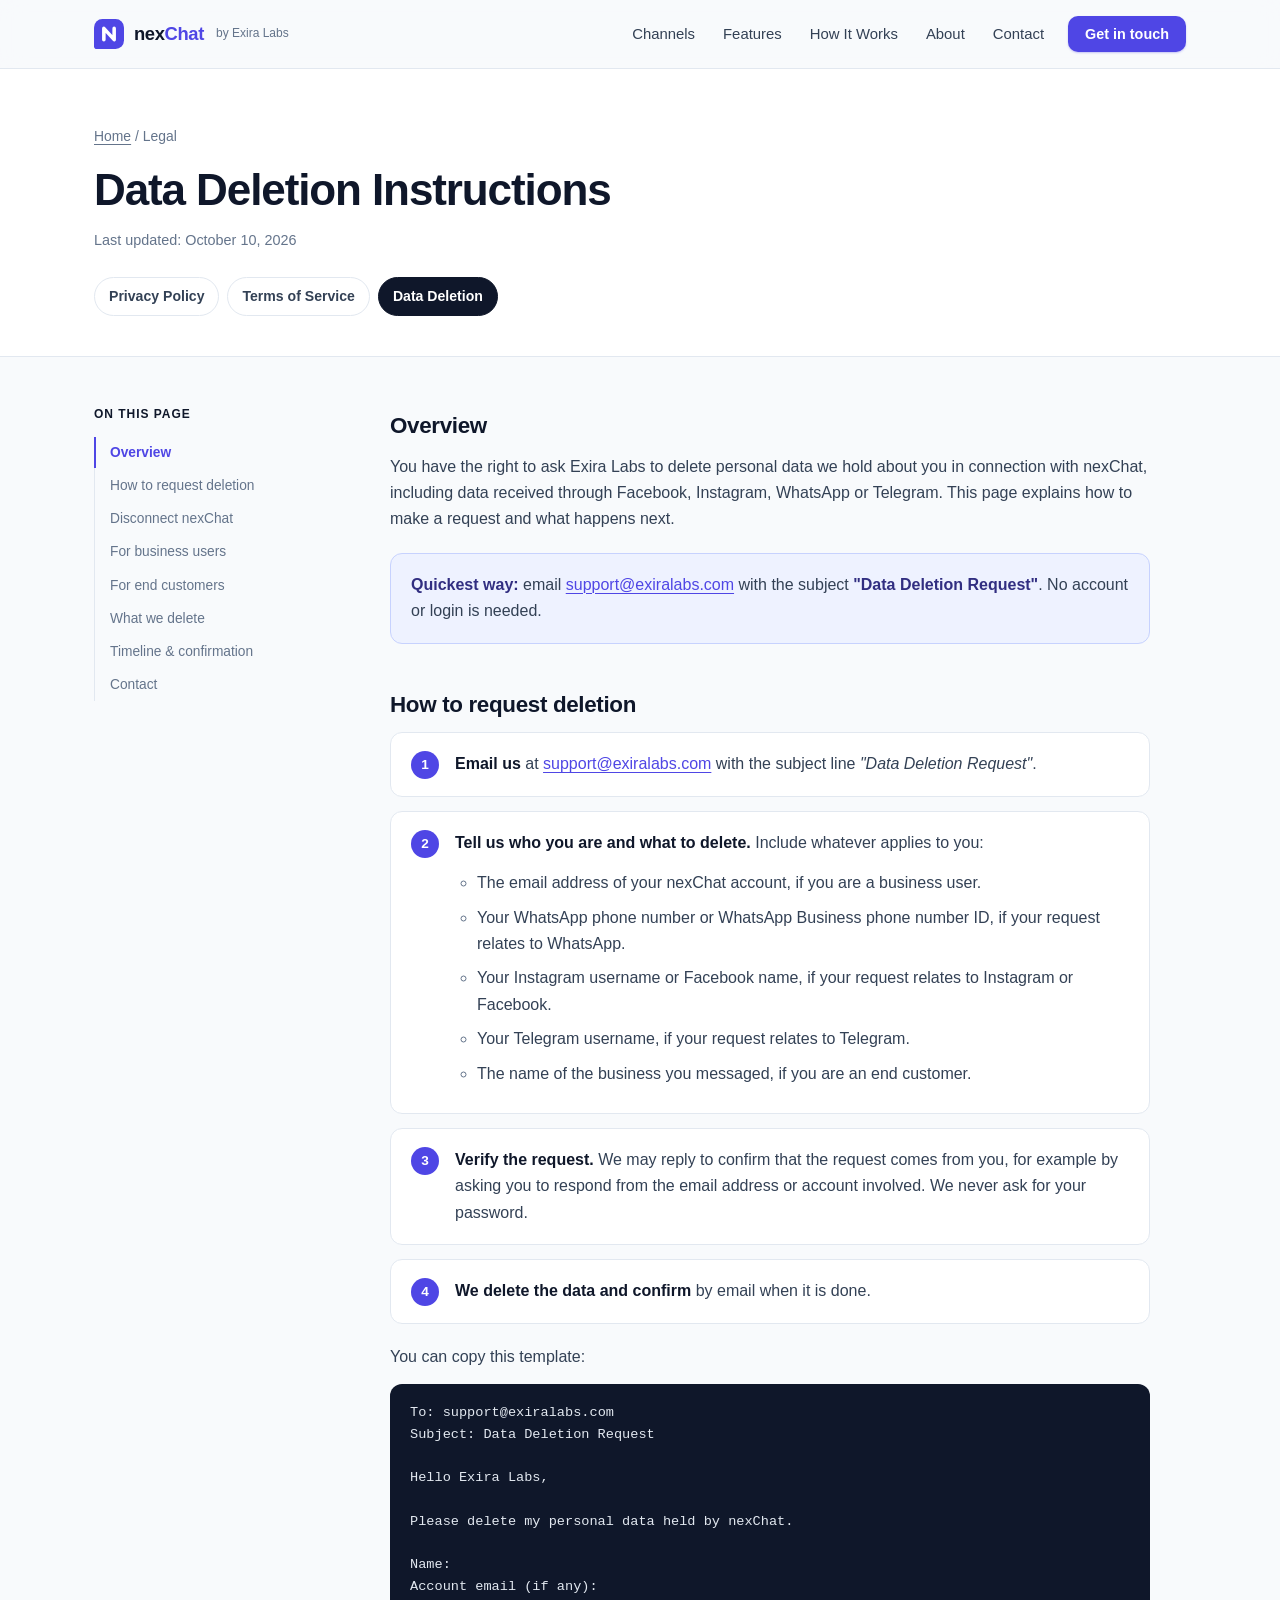
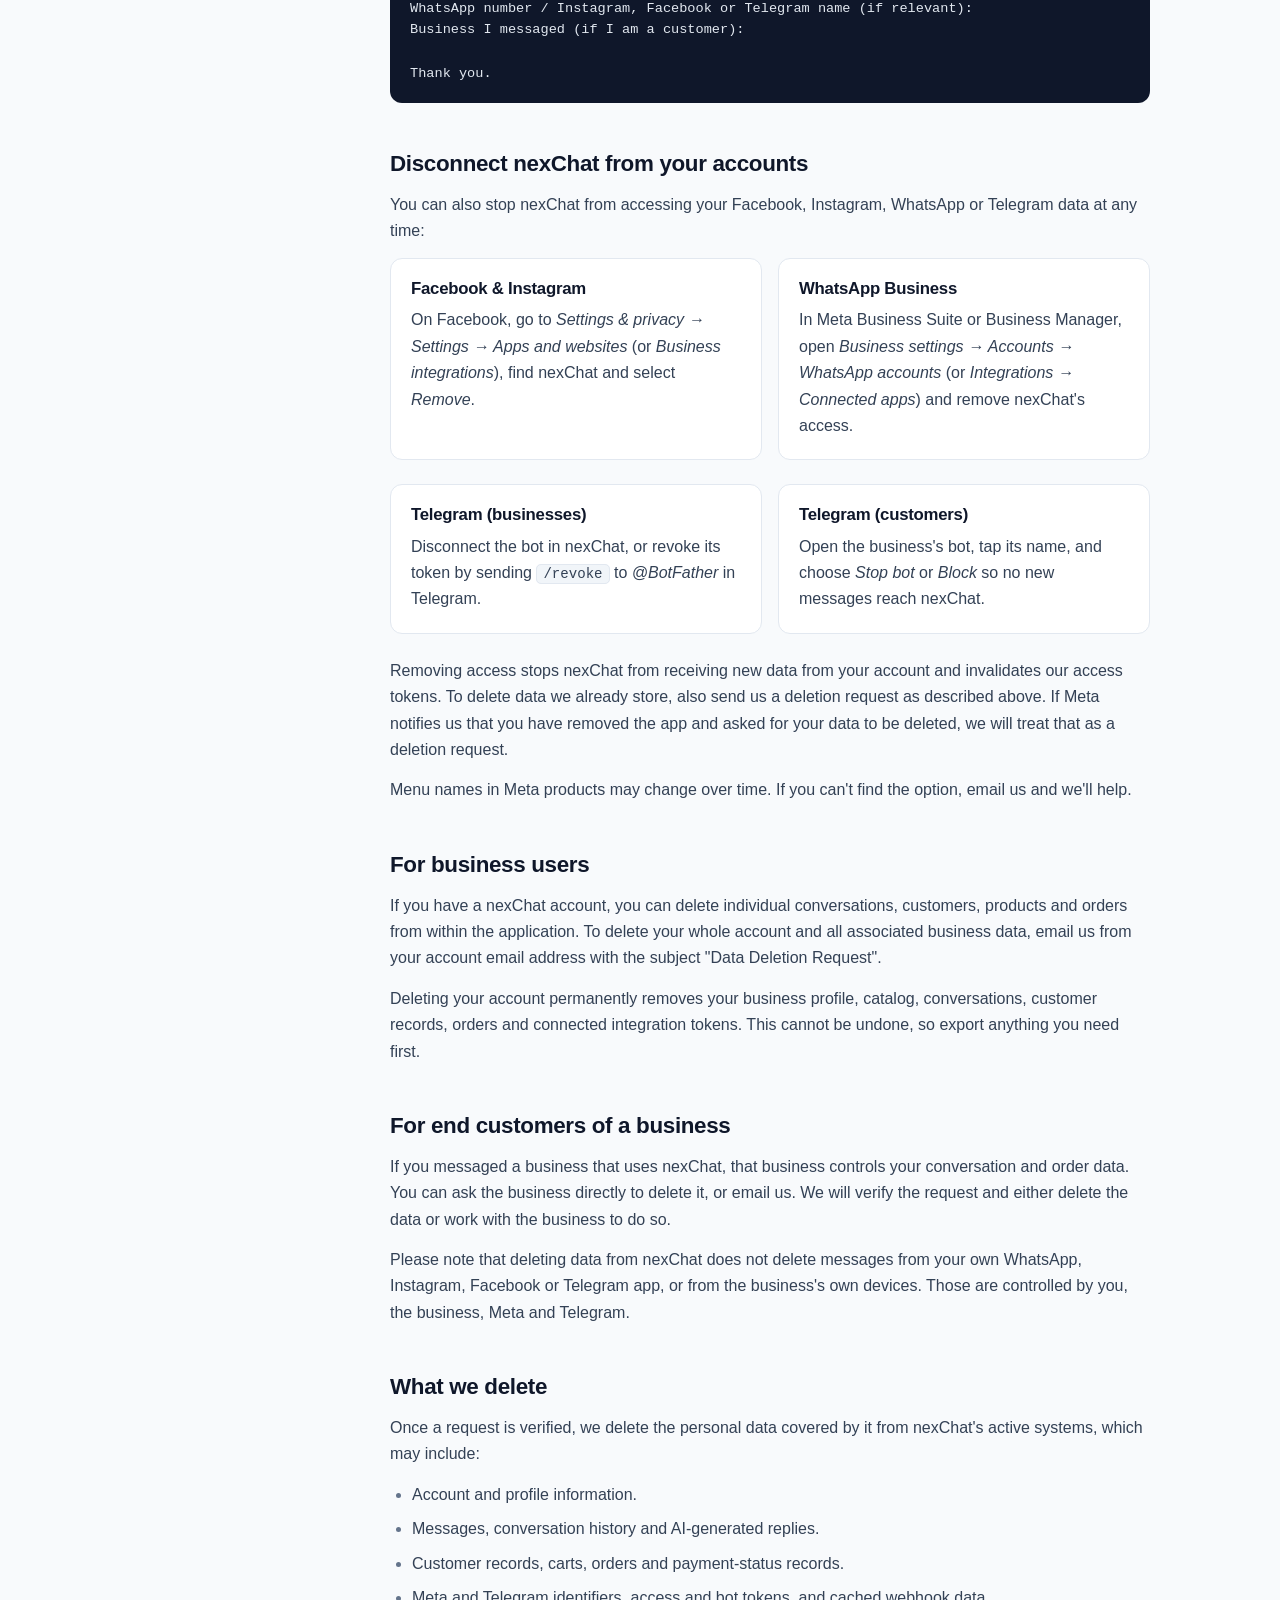
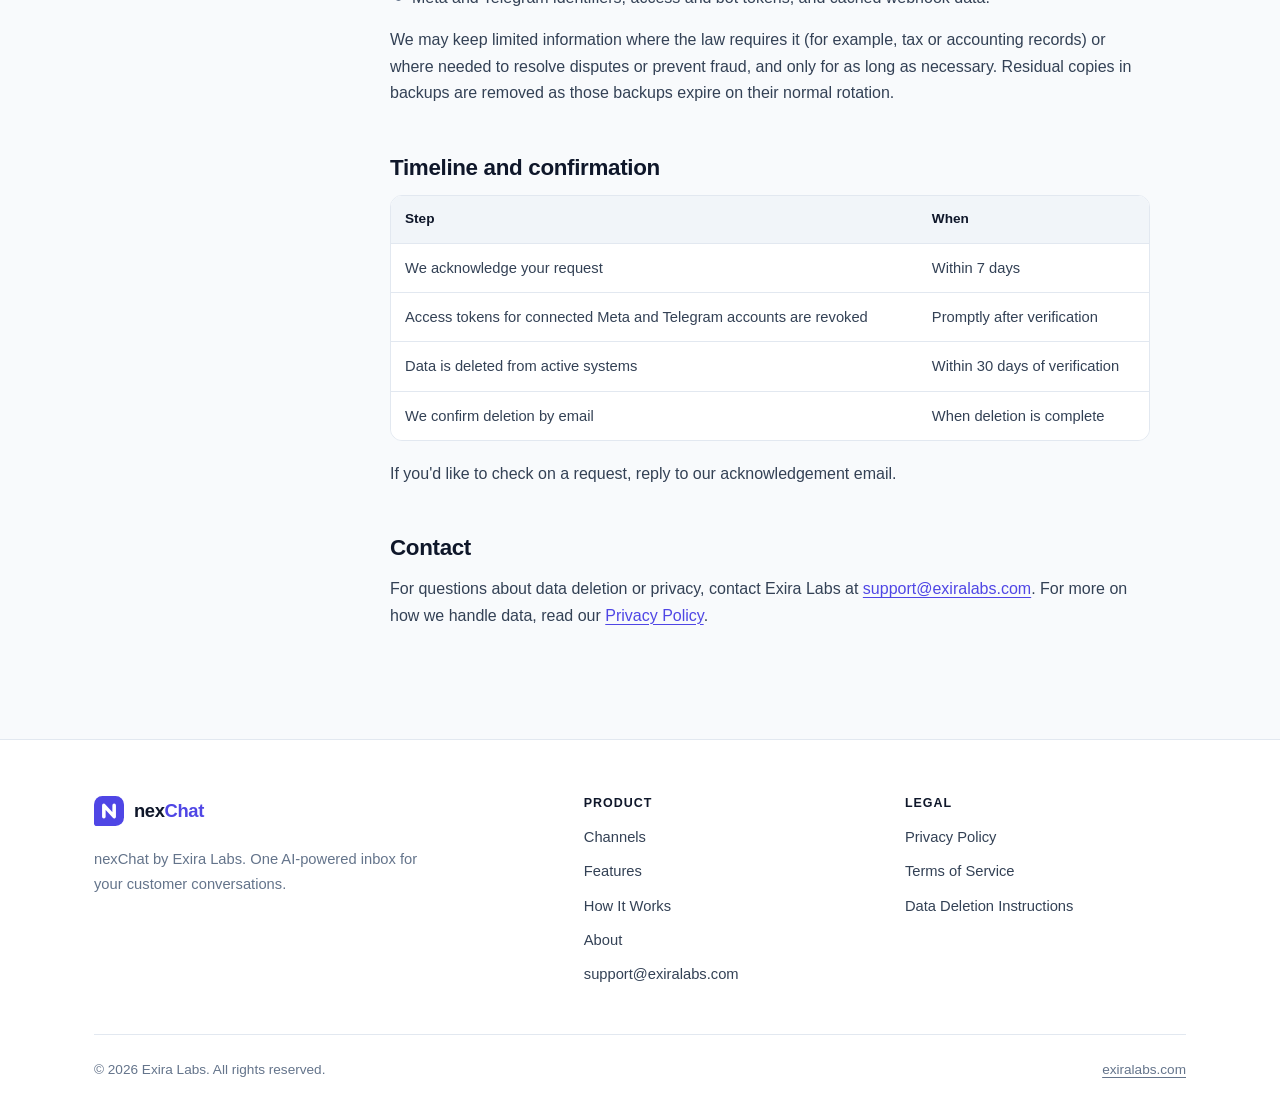
<file: data-deletion.html>
<!DOCTYPE html>
<html lang="en">
<head>
  <meta charset="UTF-8" />
  <meta name="viewport" content="width=device-width, initial-scale=1.0" />
  <title>Data Deletion Instructions — nexChat by Exira Labs</title>
  <meta name="description" content="How to request deletion of your data from nexChat, including data received through Facebook, Instagram, WhatsApp and Telegram." />
  <link rel="canonical" href="https://nexchat.exiralabs.com/data-deletion.html" />
  <meta name="theme-color" content="#4f46e5" />
  <link rel="icon" href="assets/favicon.svg" type="image/svg+xml" />
  <meta property="og:type" content="website" />
  <meta property="og:site_name" content="nexChat by Exira Labs" />
  <meta property="og:title" content="nexChat Data Deletion Instructions" />
  <meta property="og:url" content="https://nexchat.exiralabs.com/data-deletion.html" />
  <link rel="stylesheet" href="assets/styles.css" />
</head>
<body>
  <a class="skip-link" href="#main">Skip to content</a>

  <header class="site-header is-solid">
    <div class="container header-inner">
      <a class="brand" href="./" aria-label="nexChat home">
        <svg class="brand-mark" viewBox="0 0 32 32" fill="none" aria-hidden="true"><path d="M9 0h14a9 9 0 0 1 9 9v14a9 9 0 0 1-9 9H3a3 3 0 0 1-3-3V9a9 9 0 0 1 9-9z" fill="#4f46e5"/><path d="M10.5 22V10l11 12V10" stroke="#fff" stroke-width="3.8" stroke-linecap="round" stroke-linejoin="round"/></svg>
        <span class="brand-name">nex<span>Chat</span></span>
        <span class="brand-by">by Exira Labs</span>
      </a>
      <button class="nav-toggle" type="button" aria-expanded="false" aria-controls="site-nav" aria-label="Open menu">
        <svg class="icon-open" viewBox="0 0 24 24" fill="none" stroke="currentColor" stroke-width="2" stroke-linecap="round" aria-hidden="true"><path d="M4 7h16M4 12h16M4 17h16"/></svg>
        <svg class="icon-close" viewBox="0 0 24 24" fill="none" stroke="currentColor" stroke-width="2" stroke-linecap="round" aria-hidden="true"><path d="M6 6l12 12M18 6 6 18"/></svg>
      </button>
      <nav class="nav" id="site-nav" aria-label="Main">
        <a href="./#channels">Channels</a>
        <a href="./#features">Features</a>
        <a href="./#how-it-works">How It Works</a>
        <a href="./#about">About</a>
        <a href="./#contact">Contact</a>
        <a class="btn btn-primary btn-sm" href="./#contact">Get in touch</a>
      </nav>
    </div>
  </header>

  <main id="main">
    <div class="legal-hero">
      <div class="container">
        <p class="breadcrumb"><a href="./">Home</a> / Legal</p>
        <h1>Data Deletion Instructions</h1>
        <div class="legal-meta">
          <span>Last updated: October 10, 2026</span>
        </div>
        <nav class="legal-tabs" aria-label="Legal documents">
          <a href="privacy-policy.html">Privacy Policy</a>
          <a href="terms-of-service.html">Terms of Service</a>
          <a href="data-deletion.html" aria-current="page">Data Deletion</a>
        </nav>
      </div>
    </div>

    <div class="container legal-layout">
      <aside class="toc" aria-label="On this page">
        <p class="toc-title">On this page</p>
        <ol>
          <li><a href="#overview">Overview</a></li>
          <li><a href="#request">How to request deletion</a></li>
          <li><a href="#meta">Disconnect nexChat</a></li>
          <li><a href="#business-users">For business users</a></li>
          <li><a href="#end-customers">For end customers</a></li>
          <li><a href="#what-is-deleted">What we delete</a></li>
          <li><a href="#timeline">Timeline &amp; confirmation</a></li>
          <li><a href="#contact">Contact</a></li>
        </ol>
      </aside>

      <article class="prose">
        <section id="overview">
          <h2>Overview</h2>
          <p>You have the right to ask Exira Labs to delete personal data we hold about you in connection with nexChat, including data received through Facebook, Instagram, WhatsApp or Telegram. This page explains how to make a request and what happens next.</p>
          <div class="callout">
            <p><strong>Quickest way:</strong> email <a href="mailto:support@exiralabs.com?subject=Data%20Deletion%20Request" data-contact-email data-subject="Data Deletion Request" data-contact-email-text>support@exiralabs.com</a> with the subject <strong>"Data Deletion Request"</strong>. No account or login is needed.</p>
          </div>
        </section>

        <section id="request">
          <h2>How to request deletion</h2>
          <ol class="steps-list">
            <li>
              <p><strong>Email us</strong> at <a href="mailto:support@exiralabs.com?subject=Data%20Deletion%20Request" data-contact-email data-subject="Data Deletion Request" data-contact-email-text>support@exiralabs.com</a> with the subject line <em>"Data Deletion Request"</em>.</p>
            </li>
            <li>
              <p><strong>Tell us who you are and what to delete.</strong> Include whatever applies to you:</p>
              <ul>
                <li>The email address of your nexChat account, if you are a business user.</li>
                <li>Your WhatsApp phone number or WhatsApp Business phone number ID, if your request relates to WhatsApp.</li>
                <li>Your Instagram username or Facebook name, if your request relates to Instagram or Facebook.</li>
                <li>Your Telegram username, if your request relates to Telegram.</li>
                <li>The name of the business you messaged, if you are an end customer.</li>
              </ul>
            </li>
            <li>
              <p><strong>Verify the request.</strong> We may reply to confirm that the request comes from you, for example by asking you to respond from the email address or account involved. We never ask for your password.</p>
            </li>
            <li>
              <p><strong>We delete the data and confirm</strong> by email when it is done.</p>
            </li>
          </ol>
          <p style="margin-top:20px">You can copy this template:</p>
          <pre class="email-template">To: <span data-contact-email-only>support@exiralabs.com</span>
Subject: Data Deletion Request

Hello Exira Labs,

Please delete my personal data held by nexChat.

Name:
Account email (if any):
WhatsApp number / Instagram, Facebook or Telegram name (if relevant):
Business I messaged (if I am a customer):

Thank you.</pre>
        </section>

        <section id="meta">
          <h2>Disconnect nexChat from your accounts</h2>
          <p>You can also stop nexChat from accessing your Facebook, Instagram, WhatsApp or Telegram data at any time:</p>
          <div class="option-grid">
            <div class="option">
              <h3>Facebook &amp; Instagram</h3>
              <p>On Facebook, go to <em>Settings &amp; privacy → Settings → Apps and websites</em> (or <em>Business integrations</em>), find nexChat and select <em>Remove</em>.</p>
            </div>
            <div class="option">
              <h3>WhatsApp Business</h3>
              <p>In Meta Business Suite or Business Manager, open <em>Business settings → Accounts → WhatsApp accounts</em> (or <em>Integrations → Connected apps</em>) and remove nexChat's access.</p>
            </div>
          </div>
          <div class="option-grid">
            <div class="option">
              <h3>Telegram (businesses)</h3>
              <p>Disconnect the bot in nexChat, or revoke its token by sending <code>/revoke</code> to <em>@BotFather</em> in Telegram.</p>
            </div>
            <div class="option">
              <h3>Telegram (customers)</h3>
              <p>Open the business's bot, tap its name, and choose <em>Stop bot</em> or <em>Block</em> so no new messages reach nexChat.</p>
            </div>
          </div>
          <p>Removing access stops nexChat from receiving new data from your account and invalidates our access tokens. To delete data we already store, also send us a deletion request as described above. If Meta notifies us that you have removed the app and asked for your data to be deleted, we will treat that as a deletion request.</p>
          <p>Menu names in Meta products may change over time. If you can't find the option, email us and we'll help.</p>
        </section>

        <section id="business-users">
          <h2>For business users</h2>
          <p>If you have a nexChat account, you can delete individual conversations, customers, products and orders from within the application. To delete your whole account and all associated business data, email us from your account email address with the subject "Data Deletion Request".</p>
          <p>Deleting your account permanently removes your business profile, catalog, conversations, customer records, orders and connected integration tokens. This cannot be undone, so export anything you need first.</p>
        </section>

        <section id="end-customers">
          <h2>For end customers of a business</h2>
          <p>If you messaged a business that uses nexChat, that business controls your conversation and order data. You can ask the business directly to delete it, or email us. We will verify the request and either delete the data or work with the business to do so.</p>
          <p>Please note that deleting data from nexChat does not delete messages from your own WhatsApp, Instagram, Facebook or Telegram app, or from the business's own devices. Those are controlled by you, the business, Meta and Telegram.</p>
        </section>

        <section id="what-is-deleted">
          <h2>What we delete</h2>
          <p>Once a request is verified, we delete the personal data covered by it from nexChat's active systems, which may include:</p>
          <ul>
            <li>Account and profile information.</li>
            <li>Messages, conversation history and AI-generated replies.</li>
            <li>Customer records, carts, orders and payment-status records.</li>
            <li>Meta and Telegram identifiers, access and bot tokens, and cached webhook data.</li>
          </ul>
          <p>We may keep limited information where the law requires it (for example, tax or accounting records) or where needed to resolve disputes or prevent fraud, and only for as long as necessary. Residual copies in backups are removed as those backups expire on their normal rotation.</p>
        </section>

        <section id="timeline">
          <h2>Timeline and confirmation</h2>
          <div class="table-wrap">
            <table>
              <thead><tr><th scope="col">Step</th><th scope="col">When</th></tr></thead>
              <tbody>
                <tr><td>We acknowledge your request</td><td>Within 7 days</td></tr>
                <tr><td>Access tokens for connected Meta and Telegram accounts are revoked</td><td>Promptly after verification</td></tr>
                <tr><td>Data is deleted from active systems</td><td>Within 30 days of verification</td></tr>
                <tr><td>We confirm deletion by email</td><td>When deletion is complete</td></tr>
              </tbody>
            </table>
          </div>
          <p>If you'd like to check on a request, reply to our acknowledgement email.</p>
        </section>

        <section id="contact">
          <h2>Contact</h2>
          <p>For questions about data deletion or privacy, contact Exira Labs at <a href="mailto:support@exiralabs.com" data-contact-email data-contact-email-text>support@exiralabs.com</a>. For more on how we handle data, read our <a href="privacy-policy.html">Privacy Policy</a>.</p>
        </section>
      </article>
    </div>
  </main>

  <footer class="site-footer">
    <div class="container">
      <div class="footer-grid">
        <div class="footer-about">
          <a class="brand" href="./" aria-label="nexChat home">
            <svg class="brand-mark" viewBox="0 0 32 32" fill="none" aria-hidden="true"><path d="M9 0h14a9 9 0 0 1 9 9v14a9 9 0 0 1-9 9H3a3 3 0 0 1-3-3V9a9 9 0 0 1 9-9z" fill="#4f46e5"/><path d="M10.5 22V10l11 12V10" stroke="#fff" stroke-width="3.8" stroke-linecap="round" stroke-linejoin="round"/></svg>
            <span class="brand-name">nex<span>Chat</span></span>
          </a>
          <p>nexChat by Exira Labs. One AI-powered inbox for your customer conversations.</p>
        </div>
        <div class="footer-col">
          <h4>Product</h4>
          <ul>
            <li><a href="./#channels">Channels</a></li>
            <li><a href="./#features">Features</a></li>
            <li><a href="./#how-it-works">How It Works</a></li>
            <li><a href="./#about">About</a></li>
            <li><a href="mailto:support@exiralabs.com" data-contact-email data-contact-email-text>support@exiralabs.com</a></li>
          </ul>
        </div>
        <div class="footer-col">
          <h4>Legal</h4>
          <ul>
            <li><a href="privacy-policy.html">Privacy Policy</a></li>
            <li><a href="terms-of-service.html">Terms of Service</a></li>
            <li><a href="data-deletion.html">Data Deletion Instructions</a></li>
          </ul>
        </div>
      </div>
      <div class="footer-bottom">
        <span>&copy; <span data-year>2026</span> Exira Labs. All rights reserved.</span>
        <span><a href="https://exiralabs.com" rel="noopener">exiralabs.com</a></span>
      </div>
    </div>
  </footer>

  <script src="assets/site.js" defer></script>
</body>
</html>
</file>
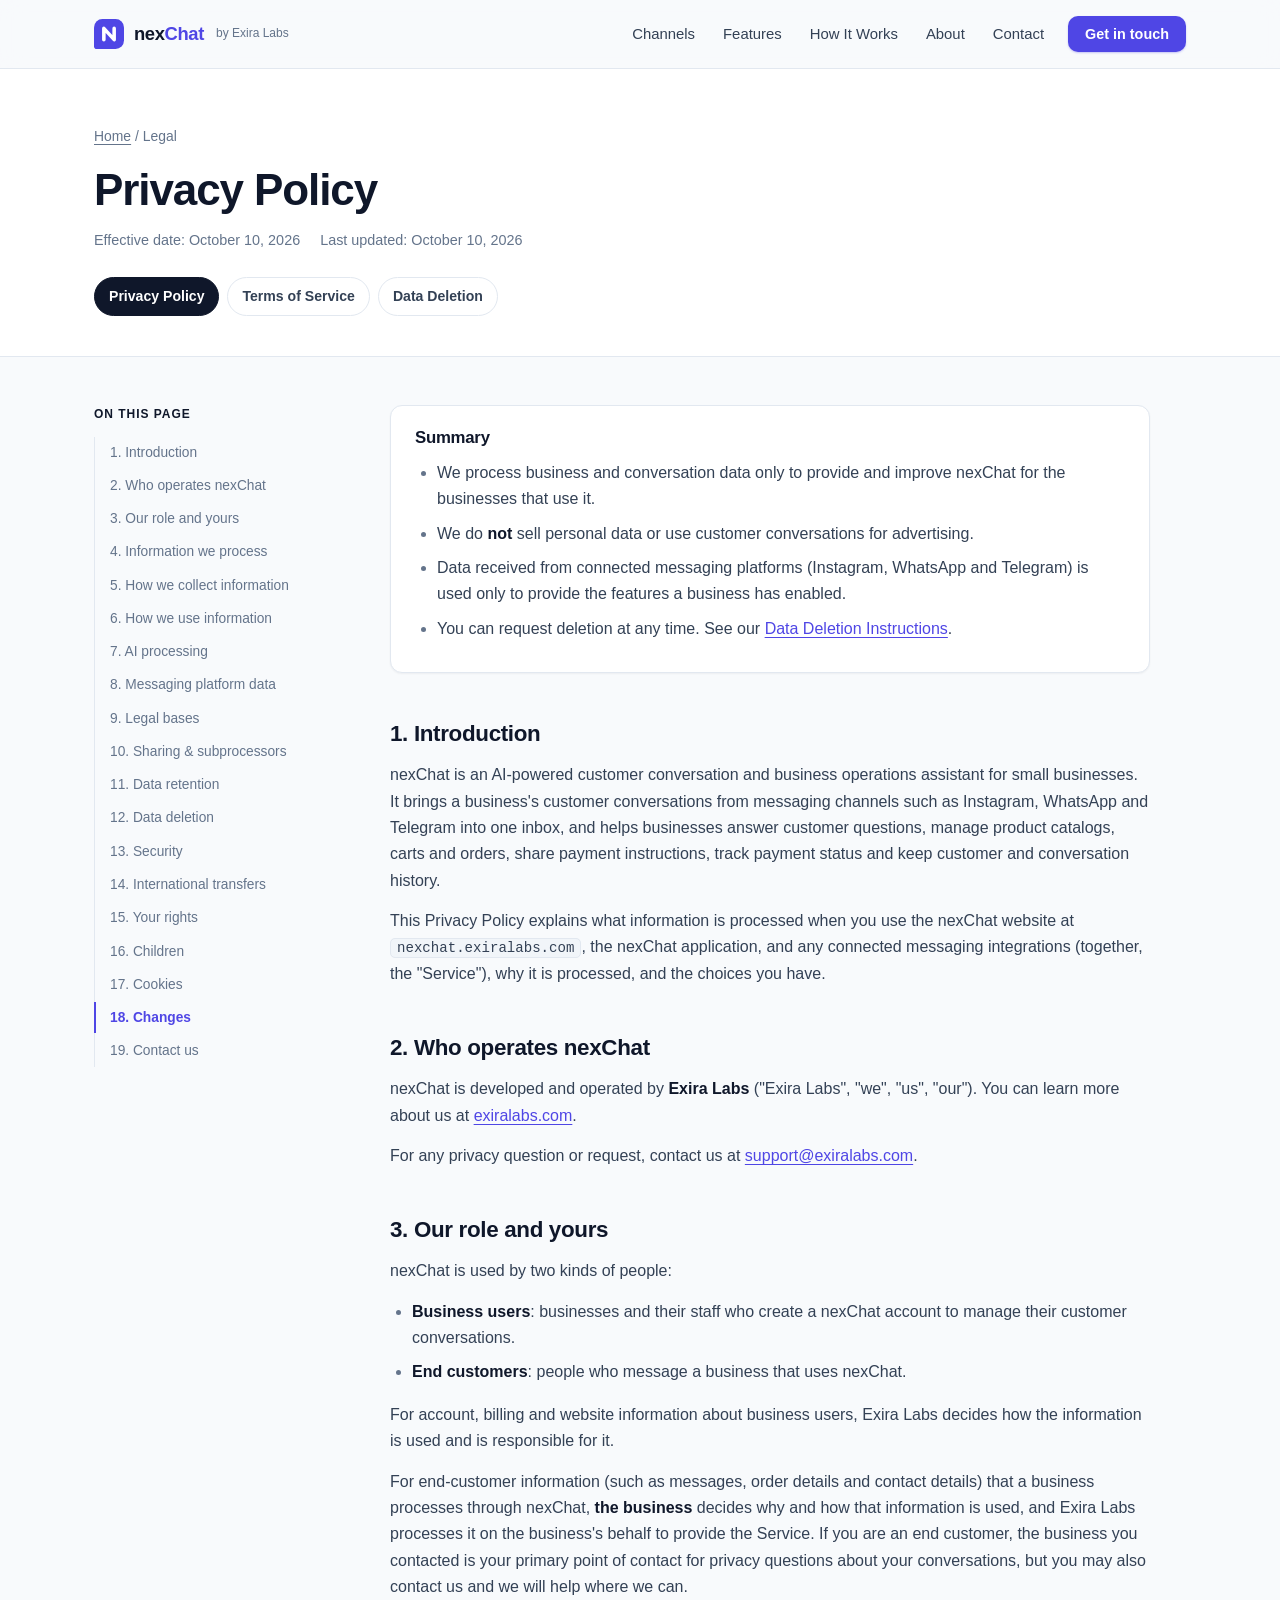
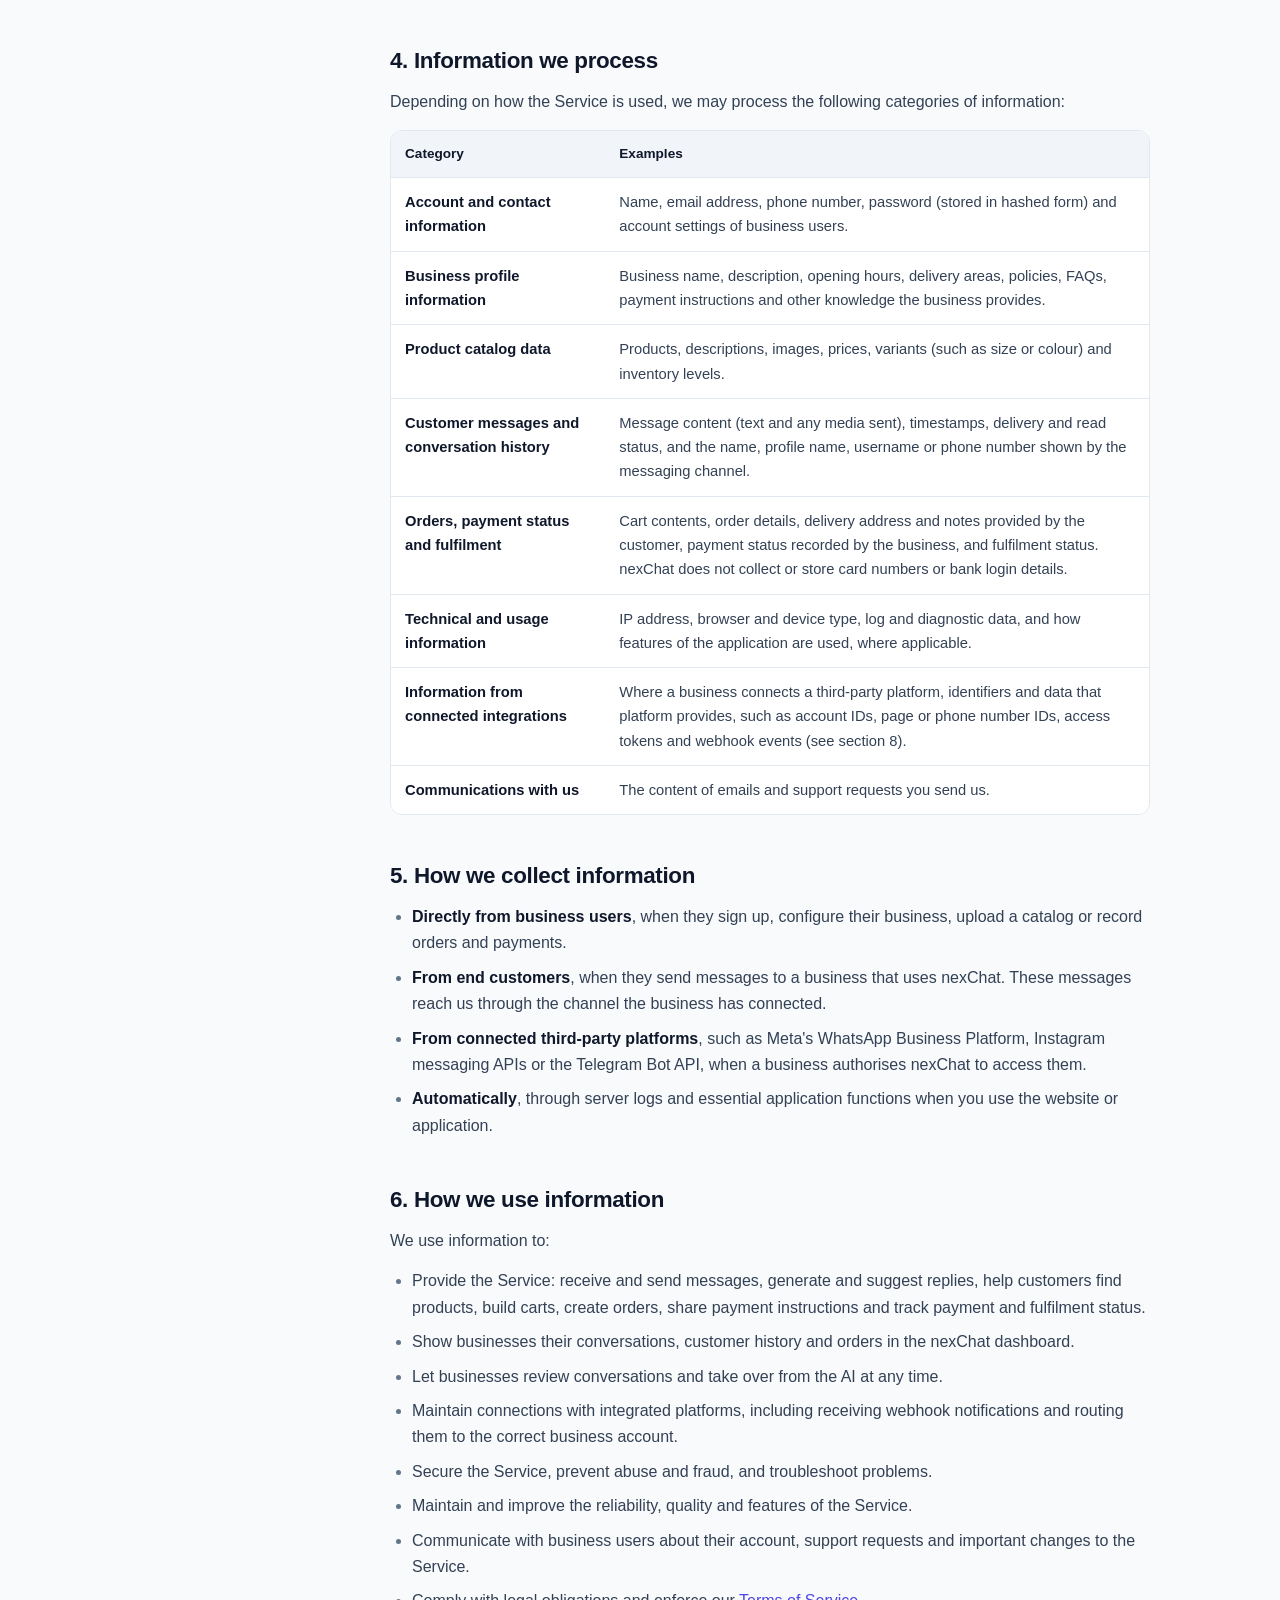
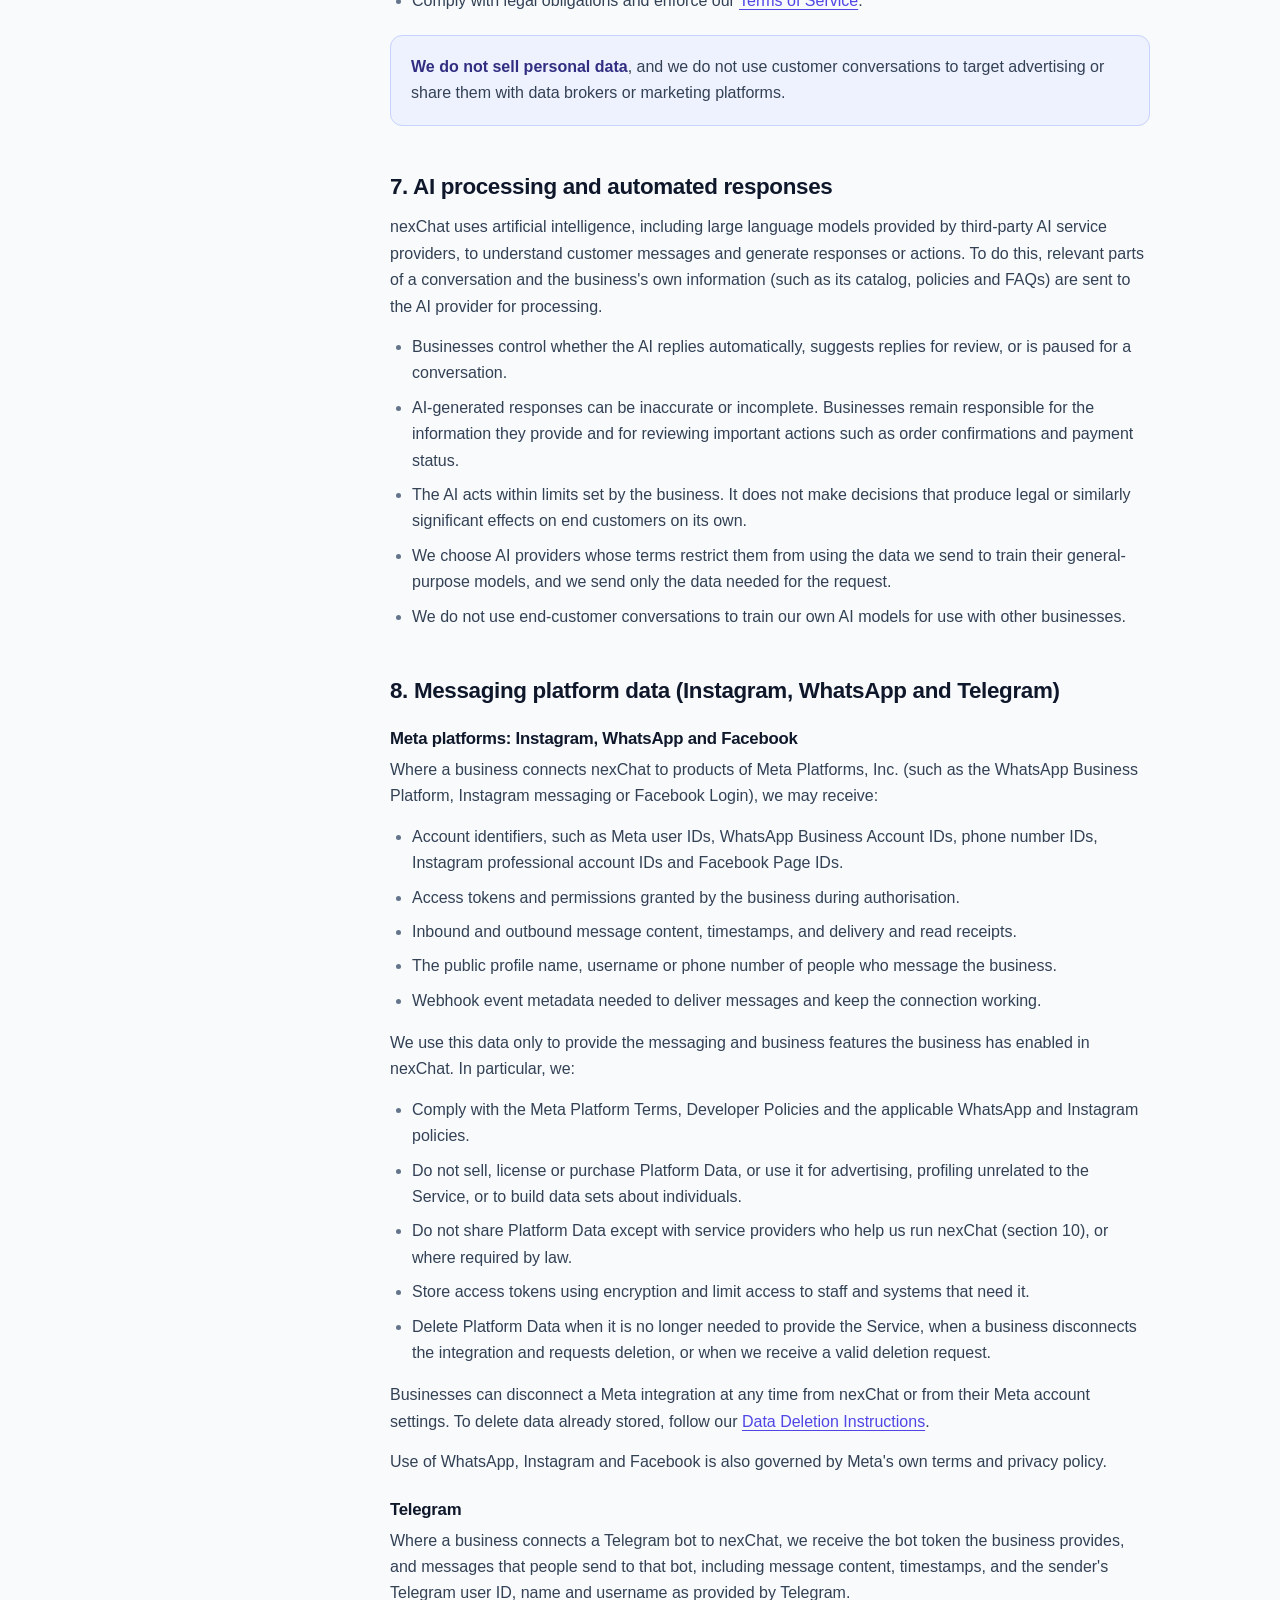
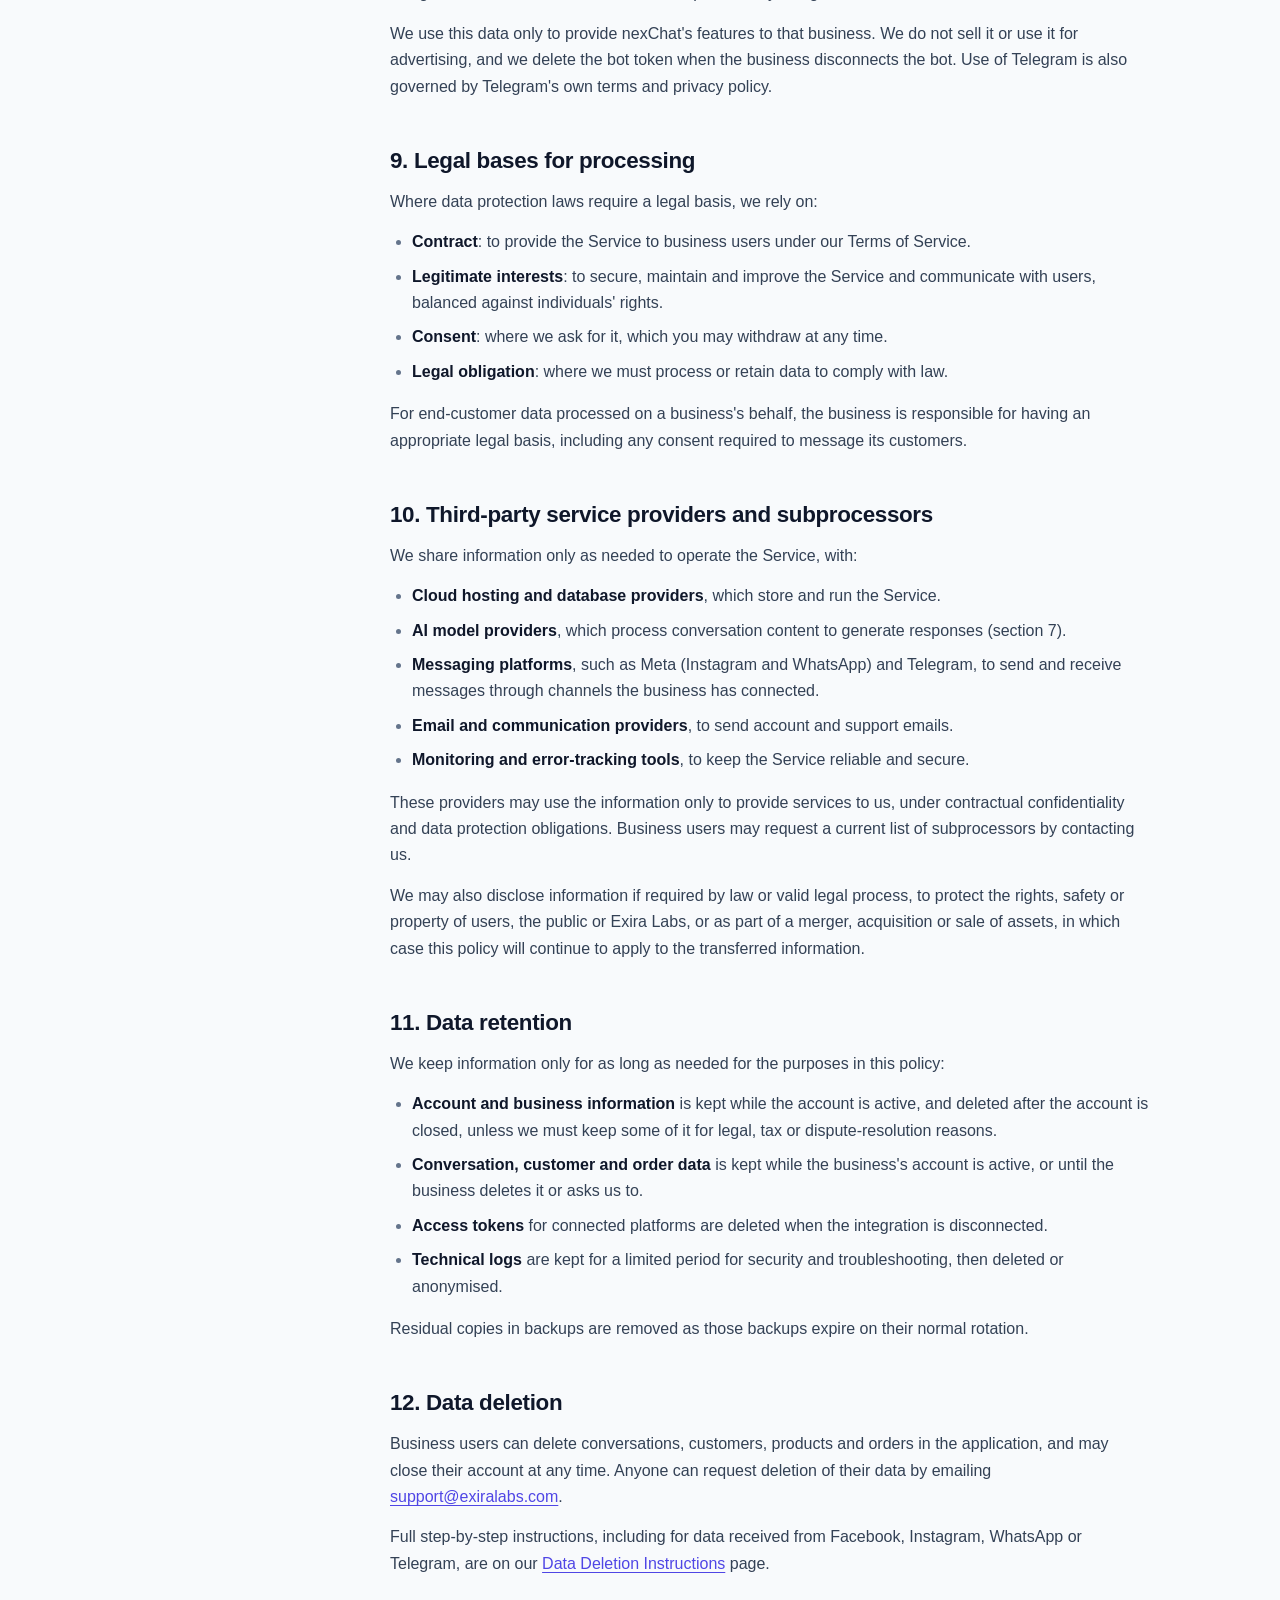
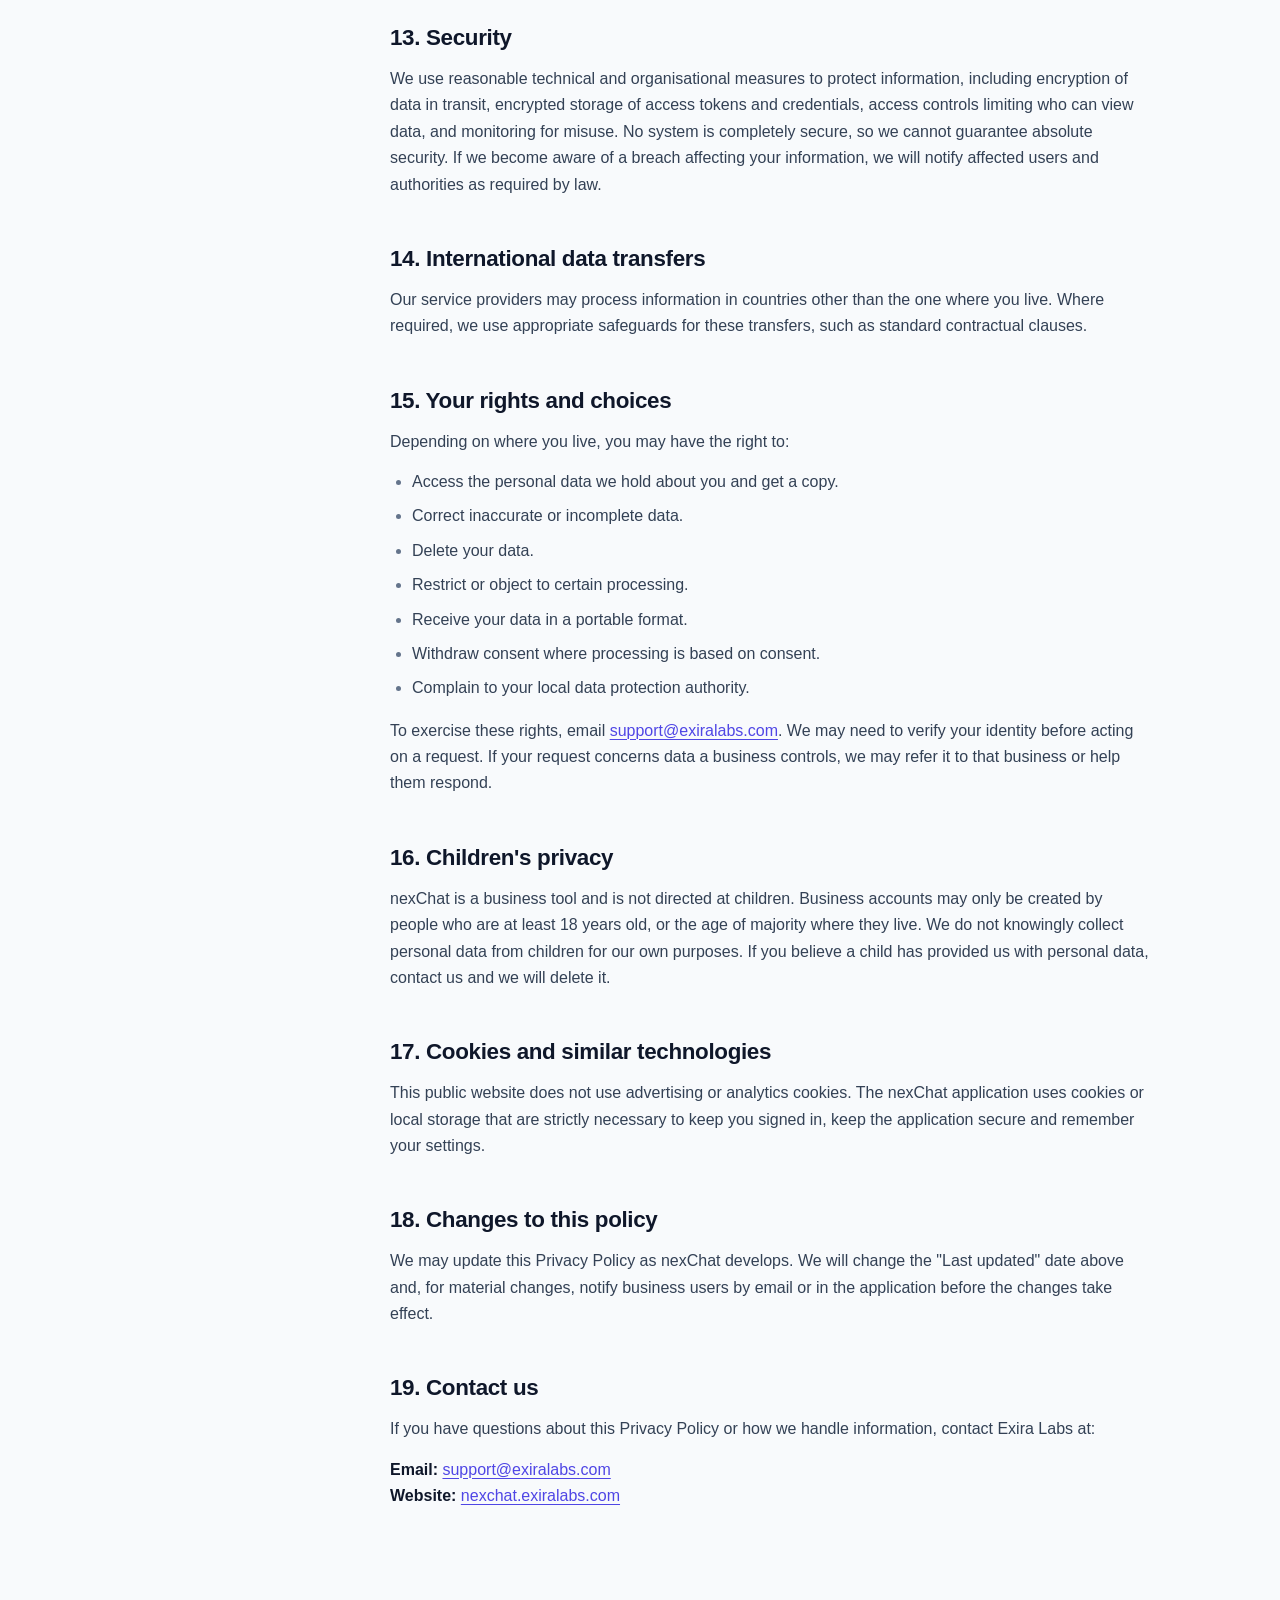
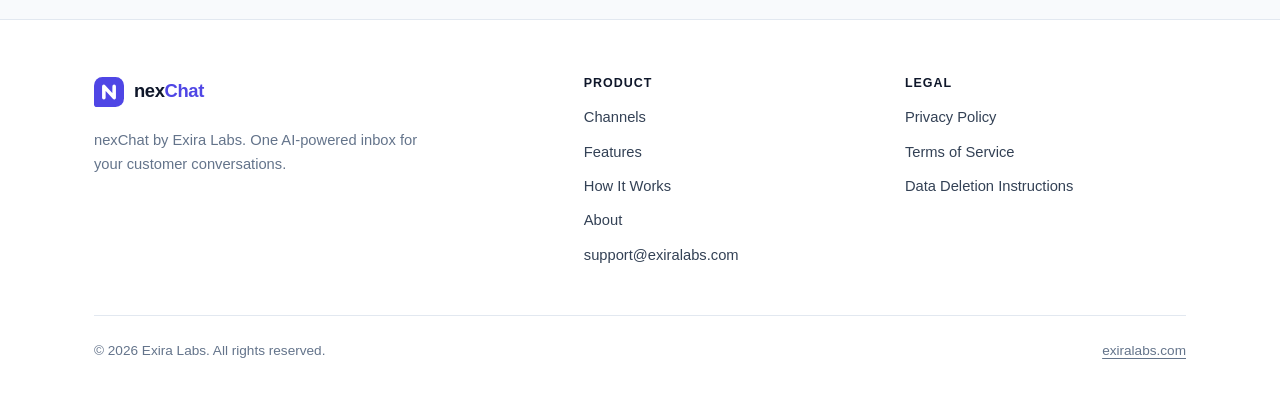
<file: privacy-policy.html>
<!DOCTYPE html>
<html lang="en">
<head>
  <meta charset="UTF-8" />
  <meta name="viewport" content="width=device-width, initial-scale=1.0" />
  <title>Privacy Policy — nexChat by Exira Labs</title>
  <meta name="description" content="How Exira Labs collects, uses, shares and protects information when you use nexChat, including data received through Instagram, WhatsApp and Telegram." />
  <link rel="canonical" href="https://nexchat.exiralabs.com/privacy-policy.html" />
  <meta name="theme-color" content="#4f46e5" />
  <link rel="icon" href="assets/favicon.svg" type="image/svg+xml" />
  <meta property="og:type" content="website" />
  <meta property="og:site_name" content="nexChat by Exira Labs" />
  <meta property="og:title" content="nexChat Privacy Policy" />
  <meta property="og:url" content="https://nexchat.exiralabs.com/privacy-policy.html" />
  <link rel="stylesheet" href="assets/styles.css" />
</head>
<body>
  <a class="skip-link" href="#main">Skip to content</a>

  <header class="site-header is-solid">
    <div class="container header-inner">
      <a class="brand" href="./" aria-label="nexChat home">
        <svg class="brand-mark" viewBox="0 0 32 32" fill="none" aria-hidden="true"><path d="M9 0h14a9 9 0 0 1 9 9v14a9 9 0 0 1-9 9H3a3 3 0 0 1-3-3V9a9 9 0 0 1 9-9z" fill="#4f46e5"/><path d="M10.5 22V10l11 12V10" stroke="#fff" stroke-width="3.8" stroke-linecap="round" stroke-linejoin="round"/></svg>
        <span class="brand-name">nex<span>Chat</span></span>
        <span class="brand-by">by Exira Labs</span>
      </a>
      <button class="nav-toggle" type="button" aria-expanded="false" aria-controls="site-nav" aria-label="Open menu">
        <svg class="icon-open" viewBox="0 0 24 24" fill="none" stroke="currentColor" stroke-width="2" stroke-linecap="round" aria-hidden="true"><path d="M4 7h16M4 12h16M4 17h16"/></svg>
        <svg class="icon-close" viewBox="0 0 24 24" fill="none" stroke="currentColor" stroke-width="2" stroke-linecap="round" aria-hidden="true"><path d="M6 6l12 12M18 6 6 18"/></svg>
      </button>
      <nav class="nav" id="site-nav" aria-label="Main">
        <a href="./#channels">Channels</a>
        <a href="./#features">Features</a>
        <a href="./#how-it-works">How It Works</a>
        <a href="./#about">About</a>
        <a href="./#contact">Contact</a>
        <a class="btn btn-primary btn-sm" href="./#contact">Get in touch</a>
      </nav>
    </div>
  </header>

  <main id="main">
    <div class="legal-hero">
      <div class="container">
        <p class="breadcrumb"><a href="./">Home</a> / Legal</p>
        <h1>Privacy Policy</h1>
        <div class="legal-meta">
          <span>Effective date: October 10, 2026</span>
          <span>Last updated: October 10, 2026</span>
        </div>
        <nav class="legal-tabs" aria-label="Legal documents">
          <a href="privacy-policy.html" aria-current="page">Privacy Policy</a>
          <a href="terms-of-service.html">Terms of Service</a>
          <a href="data-deletion.html">Data Deletion</a>
        </nav>
      </div>
    </div>

    <div class="container legal-layout">
      <aside class="toc" aria-label="On this page">
        <p class="toc-title">On this page</p>
        <ol>
          <li><a href="#introduction">1. Introduction</a></li>
          <li><a href="#who-we-are">2. Who operates nexChat</a></li>
          <li><a href="#roles">3. Our role and yours</a></li>
          <li><a href="#information">4. Information we process</a></li>
          <li><a href="#collection">5. How we collect information</a></li>
          <li><a href="#purposes">6. How we use information</a></li>
          <li><a href="#ai">7. AI processing</a></li>
          <li><a href="#meta">8. Messaging platform data</a></li>
          <li><a href="#legal-bases">9. Legal bases</a></li>
          <li><a href="#sharing">10. Sharing &amp; subprocessors</a></li>
          <li><a href="#retention">11. Data retention</a></li>
          <li><a href="#deletion">12. Data deletion</a></li>
          <li><a href="#security">13. Security</a></li>
          <li><a href="#transfers">14. International transfers</a></li>
          <li><a href="#rights">15. Your rights</a></li>
          <li><a href="#children">16. Children</a></li>
          <li><a href="#cookies">17. Cookies</a></li>
          <li><a href="#changes">18. Changes</a></li>
          <li><a href="#contact">19. Contact us</a></li>
        </ol>
      </aside>

      <article class="prose">
        <div class="summary-box">
          <h2>Summary</h2>
          <ul>
            <li>We process business and conversation data only to provide and improve nexChat for the businesses that use it.</li>
            <li>We do <strong>not</strong> sell personal data or use customer conversations for advertising.</li>
            <li>Data received from connected messaging platforms (Instagram, WhatsApp and Telegram) is used only to provide the features a business has enabled.</li>
            <li>You can request deletion at any time. See our <a href="data-deletion.html">Data Deletion Instructions</a>.</li>
          </ul>
        </div>

        <section id="introduction">
          <h2>1. Introduction</h2>
          <p>nexChat is an AI-powered customer conversation and business operations assistant for small businesses. It brings a business's customer conversations from messaging channels such as Instagram, WhatsApp and Telegram into one inbox, and helps businesses answer customer questions, manage product catalogs, carts and orders, share payment instructions, track payment status and keep customer and conversation history.</p>
          <p>This Privacy Policy explains what information is processed when you use the nexChat website at <code>nexchat.exiralabs.com</code>, the nexChat application, and any connected messaging integrations (together, the "Service"), why it is processed, and the choices you have.</p>
        </section>

        <section id="who-we-are">
          <h2>2. Who operates nexChat</h2>
          <p>nexChat is developed and operated by <strong>Exira Labs</strong> ("Exira Labs", "we", "us", "our"). You can learn more about us at <a href="https://exiralabs.com" rel="noopener">exiralabs.com</a>.</p>
          <p>For any privacy question or request, contact us at <a href="mailto:support@exiralabs.com" data-contact-email data-contact-email-text>support@exiralabs.com</a>.</p>
        </section>

        <section id="roles">
          <h2>3. Our role and yours</h2>
          <p>nexChat is used by two kinds of people:</p>
          <ul>
            <li><strong>Business users</strong>: businesses and their staff who create a nexChat account to manage their customer conversations.</li>
            <li><strong>End customers</strong>: people who message a business that uses nexChat.</li>
          </ul>
          <p>For account, billing and website information about business users, Exira Labs decides how the information is used and is responsible for it.</p>
          <p>For end-customer information (such as messages, order details and contact details) that a business processes through nexChat, <strong>the business</strong> decides why and how that information is used, and Exira Labs processes it on the business's behalf to provide the Service. If you are an end customer, the business you contacted is your primary point of contact for privacy questions about your conversations, but you may also contact us and we will help where we can.</p>
        </section>

        <section id="information">
          <h2>4. Information we process</h2>
          <p>Depending on how the Service is used, we may process the following categories of information:</p>
          <div class="table-wrap">
            <table>
              <thead>
                <tr><th scope="col">Category</th><th scope="col">Examples</th></tr>
              </thead>
              <tbody>
                <tr><td><strong>Account and contact information</strong></td><td>Name, email address, phone number, password (stored in hashed form) and account settings of business users.</td></tr>
                <tr><td><strong>Business profile information</strong></td><td>Business name, description, opening hours, delivery areas, policies, FAQs, payment instructions and other knowledge the business provides.</td></tr>
                <tr><td><strong>Product catalog data</strong></td><td>Products, descriptions, images, prices, variants (such as size or colour) and inventory levels.</td></tr>
                <tr><td><strong>Customer messages and conversation history</strong></td><td>Message content (text and any media sent), timestamps, delivery and read status, and the name, profile name, username or phone number shown by the messaging channel.</td></tr>
                <tr><td><strong>Orders, payment status and fulfilment</strong></td><td>Cart contents, order details, delivery address and notes provided by the customer, payment status recorded by the business, and fulfilment status. nexChat does not collect or store card numbers or bank login details.</td></tr>
                <tr><td><strong>Technical and usage information</strong></td><td>IP address, browser and device type, log and diagnostic data, and how features of the application are used, where applicable.</td></tr>
                <tr><td><strong>Information from connected integrations</strong></td><td>Where a business connects a third-party platform, identifiers and data that platform provides, such as account IDs, page or phone number IDs, access tokens and webhook events (see section 8).</td></tr>
                <tr><td><strong>Communications with us</strong></td><td>The content of emails and support requests you send us.</td></tr>
              </tbody>
            </table>
          </div>
        </section>

        <section id="collection">
          <h2>5. How we collect information</h2>
          <ul>
            <li><strong>Directly from business users</strong>, when they sign up, configure their business, upload a catalog or record orders and payments.</li>
            <li><strong>From end customers</strong>, when they send messages to a business that uses nexChat. These messages reach us through the channel the business has connected.</li>
            <li><strong>From connected third-party platforms</strong>, such as Meta's WhatsApp Business Platform, Instagram messaging APIs or the Telegram Bot API, when a business authorises nexChat to access them.</li>
            <li><strong>Automatically</strong>, through server logs and essential application functions when you use the website or application.</li>
          </ul>
        </section>

        <section id="purposes">
          <h2>6. How we use information</h2>
          <p>We use information to:</p>
          <ul>
            <li>Provide the Service: receive and send messages, generate and suggest replies, help customers find products, build carts, create orders, share payment instructions and track payment and fulfilment status.</li>
            <li>Show businesses their conversations, customer history and orders in the nexChat dashboard.</li>
            <li>Let businesses review conversations and take over from the AI at any time.</li>
            <li>Maintain connections with integrated platforms, including receiving webhook notifications and routing them to the correct business account.</li>
            <li>Secure the Service, prevent abuse and fraud, and troubleshoot problems.</li>
            <li>Maintain and improve the reliability, quality and features of the Service.</li>
            <li>Communicate with business users about their account, support requests and important changes to the Service.</li>
            <li>Comply with legal obligations and enforce our <a href="terms-of-service.html">Terms of Service</a>.</li>
          </ul>
          <div class="callout">
            <p><strong>We do not sell personal data</strong>, and we do not use customer conversations to target advertising or share them with data brokers or marketing platforms.</p>
          </div>
        </section>

        <section id="ai">
          <h2>7. AI processing and automated responses</h2>
          <p>nexChat uses artificial intelligence, including large language models provided by third-party AI service providers, to understand customer messages and generate responses or actions. To do this, relevant parts of a conversation and the business's own information (such as its catalog, policies and FAQs) are sent to the AI provider for processing.</p>
          <ul>
            <li>Businesses control whether the AI replies automatically, suggests replies for review, or is paused for a conversation.</li>
            <li>AI-generated responses can be inaccurate or incomplete. Businesses remain responsible for the information they provide and for reviewing important actions such as order confirmations and payment status.</li>
            <li>The AI acts within limits set by the business. It does not make decisions that produce legal or similarly significant effects on end customers on its own.</li>
            <li>We choose AI providers whose terms restrict them from using the data we send to train their general-purpose models, and we send only the data needed for the request.</li>
            <li>We do not use end-customer conversations to train our own AI models for use with other businesses.</li>
          </ul>
        </section>

        <section id="meta">
          <h2>8. Messaging platform data (Instagram, WhatsApp and Telegram)</h2>
          <h3>Meta platforms: Instagram, WhatsApp and Facebook</h3>
          <p>Where a business connects nexChat to products of Meta Platforms, Inc. (such as the WhatsApp Business Platform, Instagram messaging or Facebook Login), we may receive:</p>
          <ul>
            <li>Account identifiers, such as Meta user IDs, WhatsApp Business Account IDs, phone number IDs, Instagram professional account IDs and Facebook Page IDs.</li>
            <li>Access tokens and permissions granted by the business during authorisation.</li>
            <li>Inbound and outbound message content, timestamps, and delivery and read receipts.</li>
            <li>The public profile name, username or phone number of people who message the business.</li>
            <li>Webhook event metadata needed to deliver messages and keep the connection working.</li>
          </ul>
          <p>We use this data only to provide the messaging and business features the business has enabled in nexChat. In particular, we:</p>
          <ul>
            <li>Comply with the Meta Platform Terms, Developer Policies and the applicable WhatsApp and Instagram policies.</li>
            <li>Do not sell, license or purchase Platform Data, or use it for advertising, profiling unrelated to the Service, or to build data sets about individuals.</li>
            <li>Do not share Platform Data except with service providers who help us run nexChat (section 10), or where required by law.</li>
            <li>Store access tokens using encryption and limit access to staff and systems that need it.</li>
            <li>Delete Platform Data when it is no longer needed to provide the Service, when a business disconnects the integration and requests deletion, or when we receive a valid deletion request.</li>
          </ul>
          <p>Businesses can disconnect a Meta integration at any time from nexChat or from their Meta account settings. To delete data already stored, follow our <a href="data-deletion.html">Data Deletion Instructions</a>.</p>
          <p>Use of WhatsApp, Instagram and Facebook is also governed by Meta's own terms and privacy policy.</p>
          <h3>Telegram</h3>
          <p>Where a business connects a Telegram bot to nexChat, we receive the bot token the business provides, and messages that people send to that bot, including message content, timestamps, and the sender's Telegram user ID, name and username as provided by Telegram.</p>
          <p>We use this data only to provide nexChat's features to that business. We do not sell it or use it for advertising, and we delete the bot token when the business disconnects the bot. Use of Telegram is also governed by Telegram's own terms and privacy policy.</p>
        </section>

        <section id="legal-bases">
          <h2>9. Legal bases for processing</h2>
          <p>Where data protection laws require a legal basis, we rely on:</p>
          <ul>
            <li><strong>Contract</strong>: to provide the Service to business users under our Terms of Service.</li>
            <li><strong>Legitimate interests</strong>: to secure, maintain and improve the Service and communicate with users, balanced against individuals' rights.</li>
            <li><strong>Consent</strong>: where we ask for it, which you may withdraw at any time.</li>
            <li><strong>Legal obligation</strong>: where we must process or retain data to comply with law.</li>
          </ul>
          <p>For end-customer data processed on a business's behalf, the business is responsible for having an appropriate legal basis, including any consent required to message its customers.</p>
        </section>

        <section id="sharing">
          <h2>10. Third-party service providers and subprocessors</h2>
          <p>We share information only as needed to operate the Service, with:</p>
          <ul>
            <li><strong>Cloud hosting and database providers</strong>, which store and run the Service.</li>
            <li><strong>AI model providers</strong>, which process conversation content to generate responses (section 7).</li>
            <li><strong>Messaging platforms</strong>, such as Meta (Instagram and WhatsApp) and Telegram, to send and receive messages through channels the business has connected.</li>
            <li><strong>Email and communication providers</strong>, to send account and support emails.</li>
            <li><strong>Monitoring and error-tracking tools</strong>, to keep the Service reliable and secure.</li>
          </ul>
          <p>These providers may use the information only to provide services to us, under contractual confidentiality and data protection obligations. Business users may request a current list of subprocessors by contacting us.</p>
          <p>We may also disclose information if required by law or valid legal process, to protect the rights, safety or property of users, the public or Exira Labs, or as part of a merger, acquisition or sale of assets, in which case this policy will continue to apply to the transferred information.</p>
        </section>

        <section id="retention">
          <h2>11. Data retention</h2>
          <p>We keep information only for as long as needed for the purposes in this policy:</p>
          <ul>
            <li><strong>Account and business information</strong> is kept while the account is active, and deleted after the account is closed, unless we must keep some of it for legal, tax or dispute-resolution reasons.</li>
            <li><strong>Conversation, customer and order data</strong> is kept while the business's account is active, or until the business deletes it or asks us to.</li>
            <li><strong>Access tokens</strong> for connected platforms are deleted when the integration is disconnected.</li>
            <li><strong>Technical logs</strong> are kept for a limited period for security and troubleshooting, then deleted or anonymised.</li>
          </ul>
          <p>Residual copies in backups are removed as those backups expire on their normal rotation.</p>
        </section>

        <section id="deletion">
          <h2>12. Data deletion</h2>
          <p>Business users can delete conversations, customers, products and orders in the application, and may close their account at any time. Anyone can request deletion of their data by emailing <a href="mailto:support@exiralabs.com?subject=Data%20Deletion%20Request" data-contact-email data-subject="Data Deletion Request" data-contact-email-text>support@exiralabs.com</a>.</p>
          <p>Full step-by-step instructions, including for data received from Facebook, Instagram, WhatsApp or Telegram, are on our <a href="data-deletion.html">Data Deletion Instructions</a> page.</p>
        </section>

        <section id="security">
          <h2>13. Security</h2>
          <p>We use reasonable technical and organisational measures to protect information, including encryption of data in transit, encrypted storage of access tokens and credentials, access controls limiting who can view data, and monitoring for misuse. No system is completely secure, so we cannot guarantee absolute security. If we become aware of a breach affecting your information, we will notify affected users and authorities as required by law.</p>
        </section>

        <section id="transfers">
          <h2>14. International data transfers</h2>
          <p>Our service providers may process information in countries other than the one where you live. Where required, we use appropriate safeguards for these transfers, such as standard contractual clauses.</p>
        </section>

        <section id="rights">
          <h2>15. Your rights and choices</h2>
          <p>Depending on where you live, you may have the right to:</p>
          <ul>
            <li>Access the personal data we hold about you and get a copy.</li>
            <li>Correct inaccurate or incomplete data.</li>
            <li>Delete your data.</li>
            <li>Restrict or object to certain processing.</li>
            <li>Receive your data in a portable format.</li>
            <li>Withdraw consent where processing is based on consent.</li>
            <li>Complain to your local data protection authority.</li>
          </ul>
          <p>To exercise these rights, email <a href="mailto:support@exiralabs.com" data-contact-email data-contact-email-text>support@exiralabs.com</a>. We may need to verify your identity before acting on a request. If your request concerns data a business controls, we may refer it to that business or help them respond.</p>
        </section>

        <section id="children">
          <h2>16. Children's privacy</h2>
          <p>nexChat is a business tool and is not directed at children. Business accounts may only be created by people who are at least 18 years old, or the age of majority where they live. We do not knowingly collect personal data from children for our own purposes. If you believe a child has provided us with personal data, contact us and we will delete it.</p>
        </section>

        <section id="cookies">
          <h2>17. Cookies and similar technologies</h2>
          <p>This public website does not use advertising or analytics cookies. The nexChat application uses cookies or local storage that are strictly necessary to keep you signed in, keep the application secure and remember your settings.</p>
        </section>

        <section id="changes">
          <h2>18. Changes to this policy</h2>
          <p>We may update this Privacy Policy as nexChat develops. We will change the "Last updated" date above and, for material changes, notify business users by email or in the application before the changes take effect.</p>
        </section>

        <section id="contact">
          <h2>19. Contact us</h2>
          <p>If you have questions about this Privacy Policy or how we handle information, contact Exira Labs at:</p>
          <p><strong>Email:</strong> <a href="mailto:support@exiralabs.com" data-contact-email data-contact-email-text>support@exiralabs.com</a><br />
          <strong>Website:</strong> <a href="https://nexchat.exiralabs.com/">nexchat.exiralabs.com</a></p>
        </section>
      </article>
    </div>
  </main>

  <footer class="site-footer">
    <div class="container">
      <div class="footer-grid">
        <div class="footer-about">
          <a class="brand" href="./" aria-label="nexChat home">
            <svg class="brand-mark" viewBox="0 0 32 32" fill="none" aria-hidden="true"><path d="M9 0h14a9 9 0 0 1 9 9v14a9 9 0 0 1-9 9H3a3 3 0 0 1-3-3V9a9 9 0 0 1 9-9z" fill="#4f46e5"/><path d="M10.5 22V10l11 12V10" stroke="#fff" stroke-width="3.8" stroke-linecap="round" stroke-linejoin="round"/></svg>
            <span class="brand-name">nex<span>Chat</span></span>
          </a>
          <p>nexChat by Exira Labs. One AI-powered inbox for your customer conversations.</p>
        </div>
        <div class="footer-col">
          <h4>Product</h4>
          <ul>
            <li><a href="./#channels">Channels</a></li>
            <li><a href="./#features">Features</a></li>
            <li><a href="./#how-it-works">How It Works</a></li>
            <li><a href="./#about">About</a></li>
            <li><a href="mailto:support@exiralabs.com" data-contact-email data-contact-email-text>support@exiralabs.com</a></li>
          </ul>
        </div>
        <div class="footer-col">
          <h4>Legal</h4>
          <ul>
            <li><a href="privacy-policy.html">Privacy Policy</a></li>
            <li><a href="terms-of-service.html">Terms of Service</a></li>
            <li><a href="data-deletion.html">Data Deletion Instructions</a></li>
          </ul>
        </div>
      </div>
      <div class="footer-bottom">
        <span>&copy; <span data-year>2026</span> Exira Labs. All rights reserved.</span>
        <span><a href="https://exiralabs.com" rel="noopener">exiralabs.com</a></span>
      </div>
    </div>
  </footer>

  <script src="assets/site.js" defer></script>
</body>
</html>
</file>
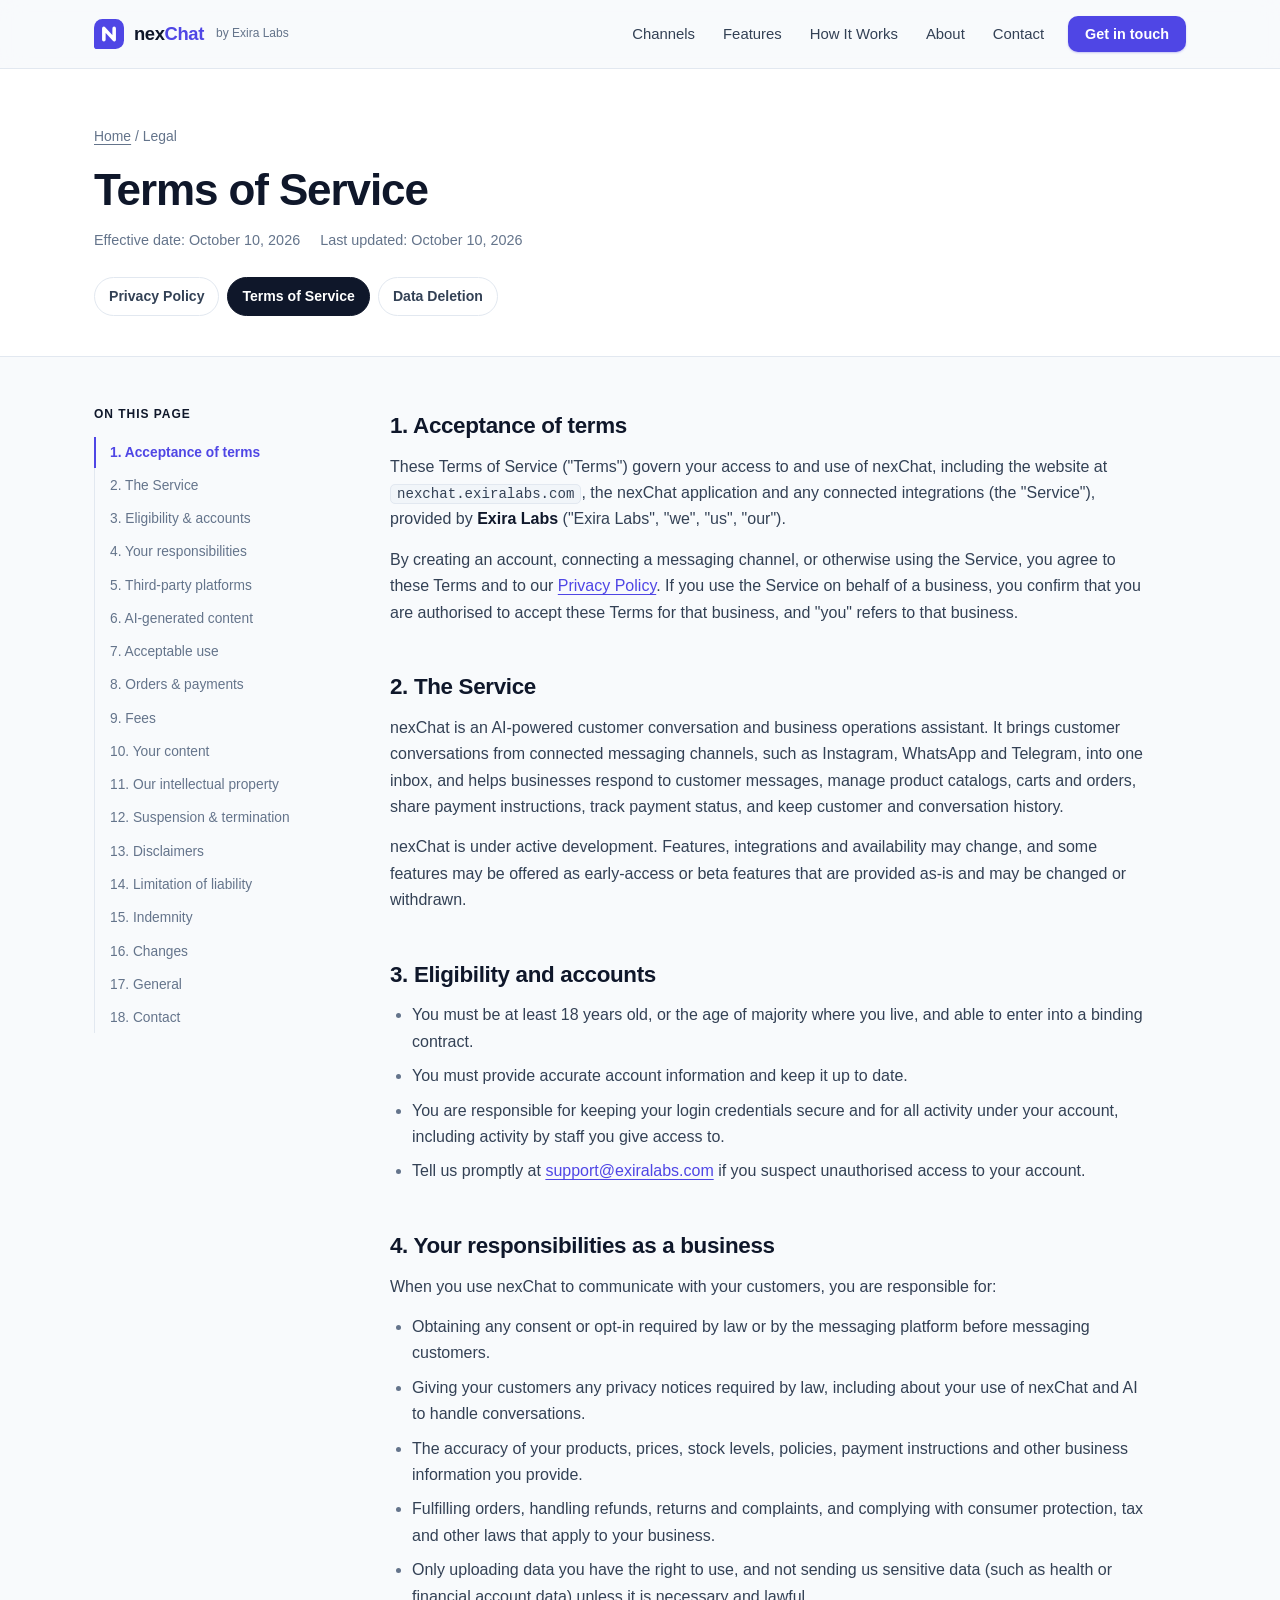
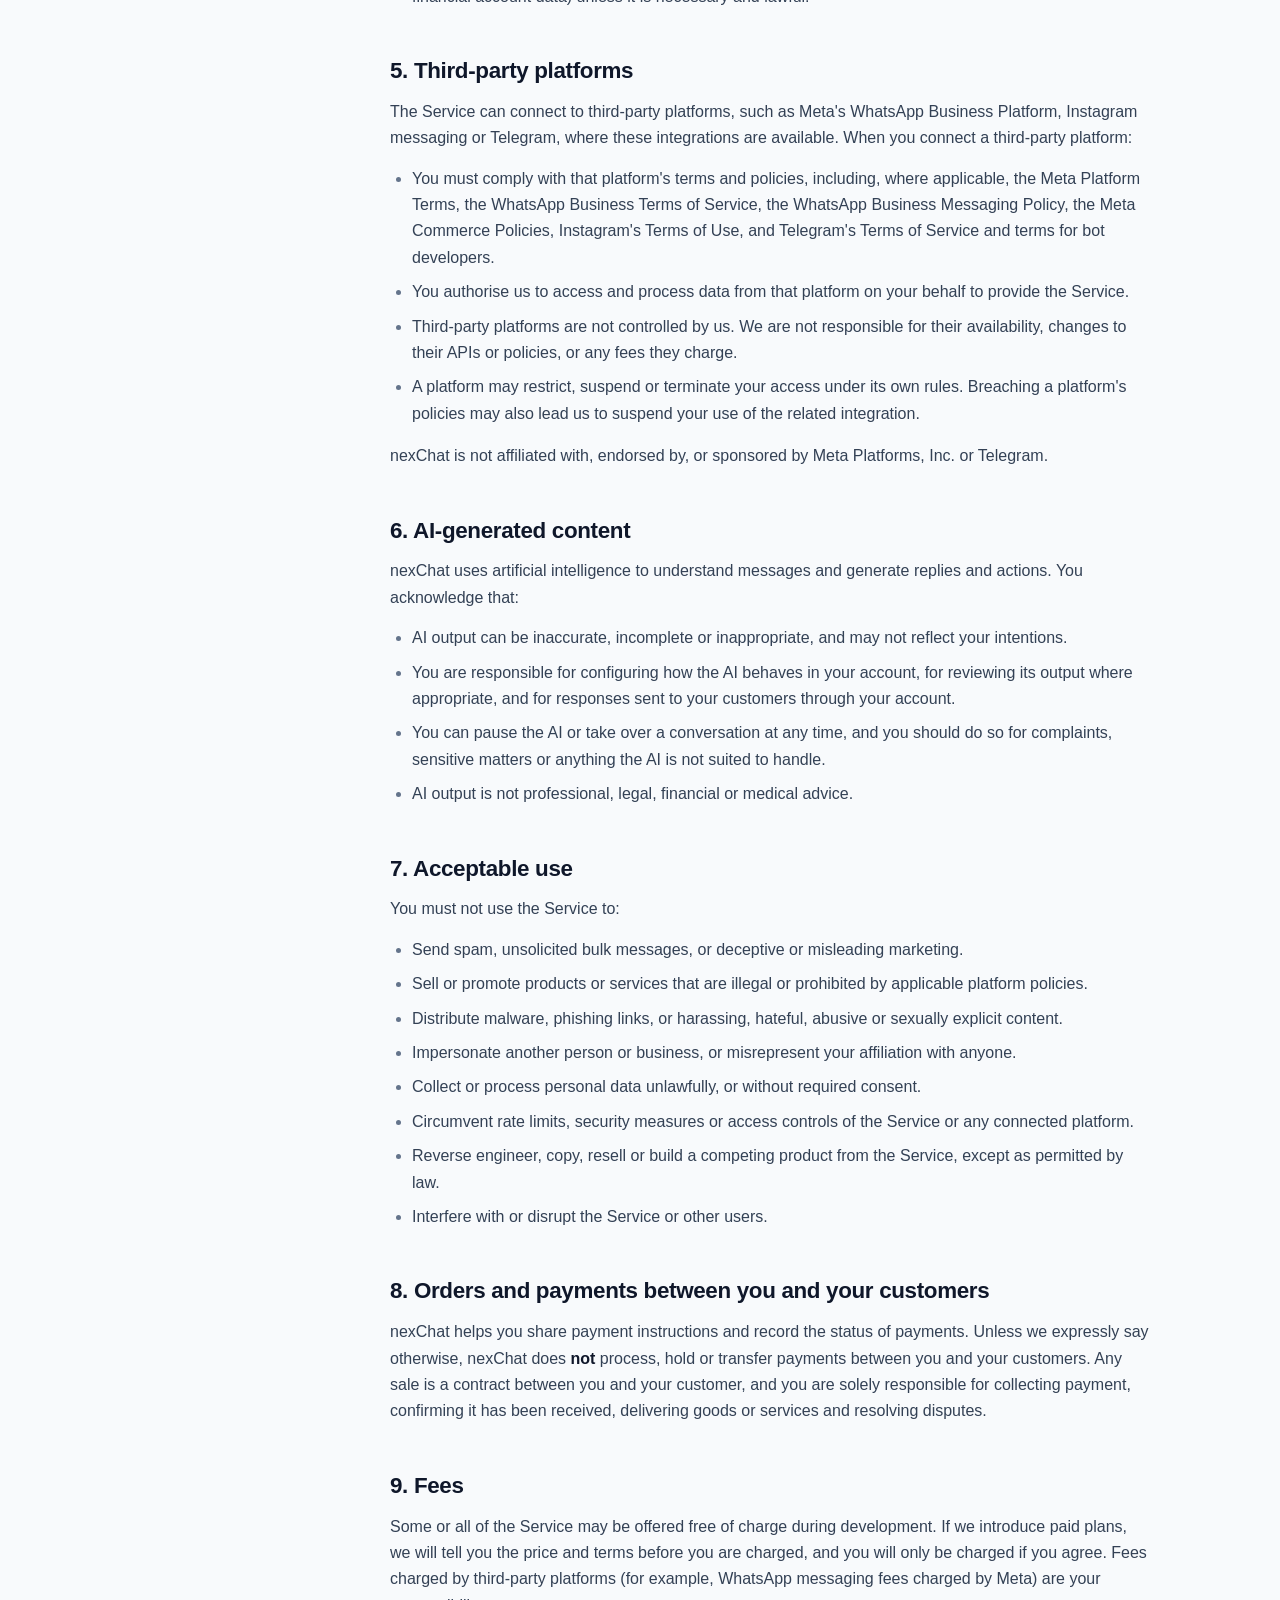
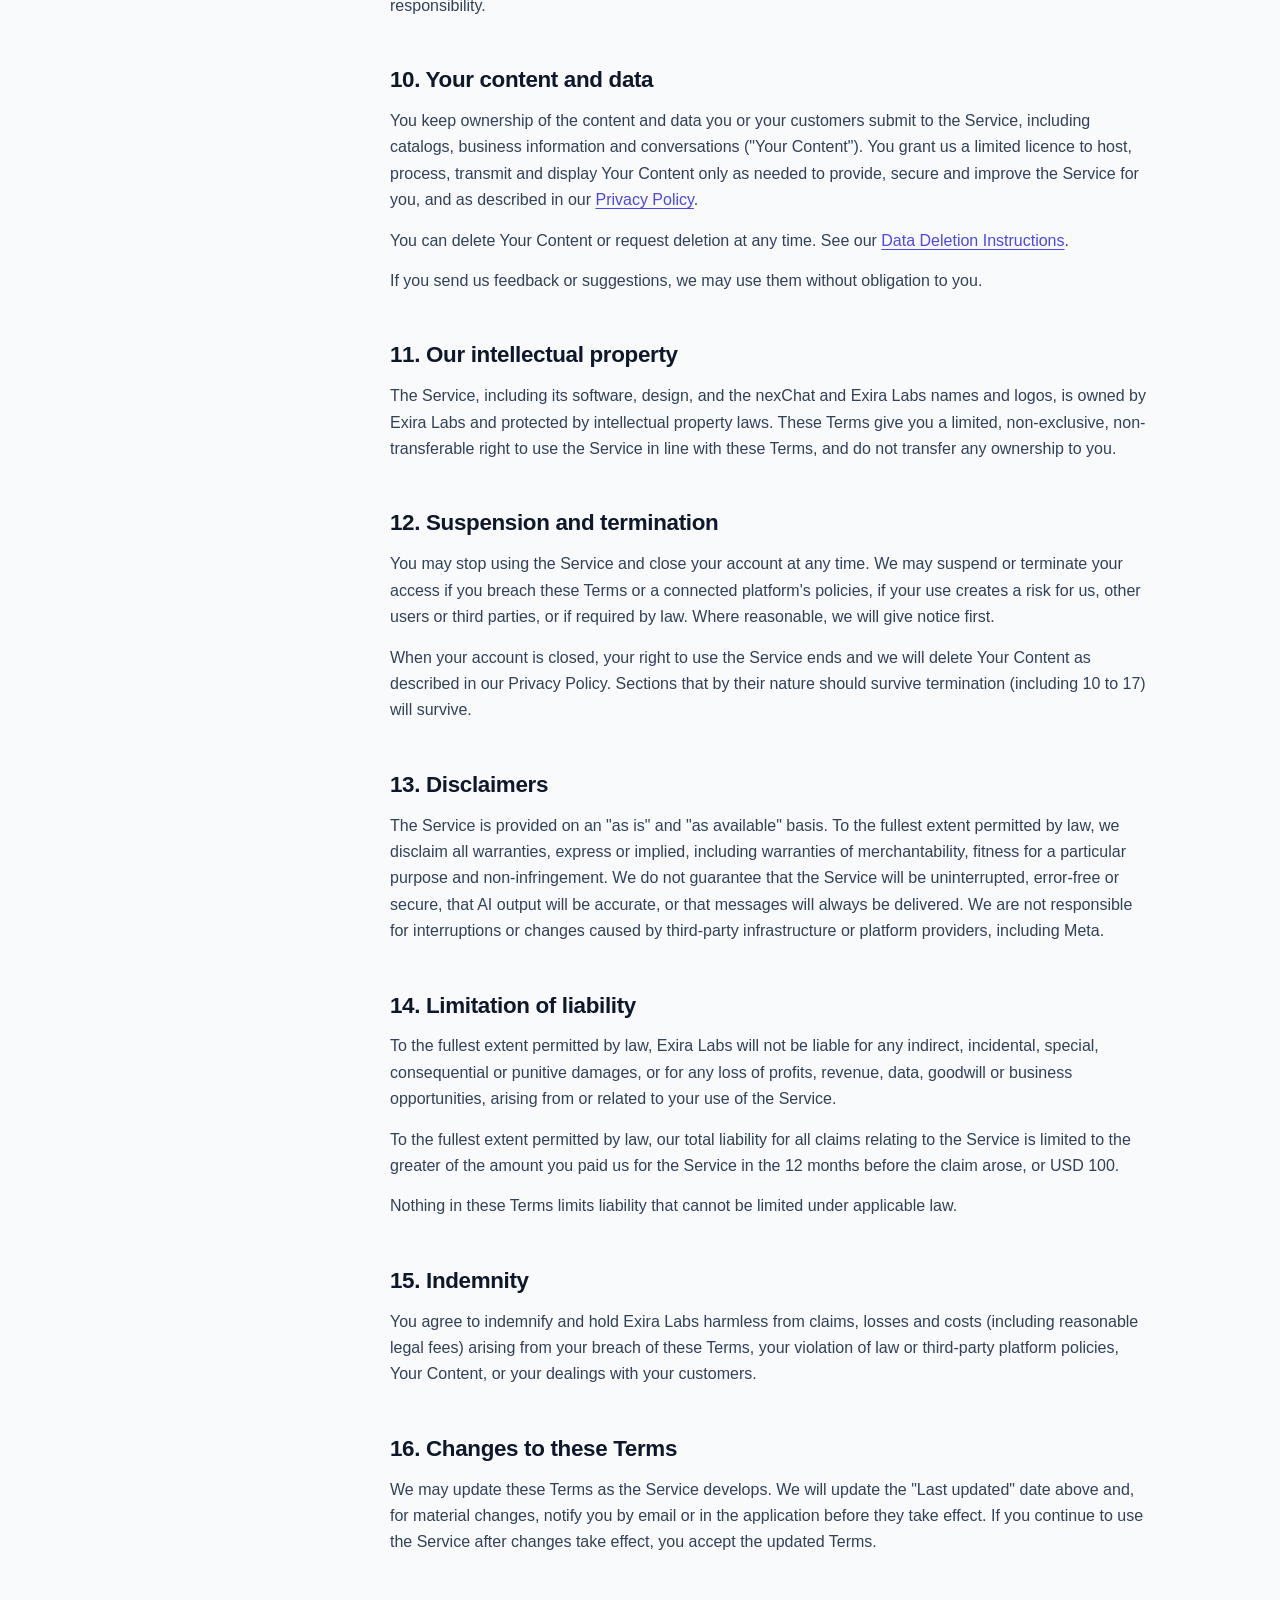
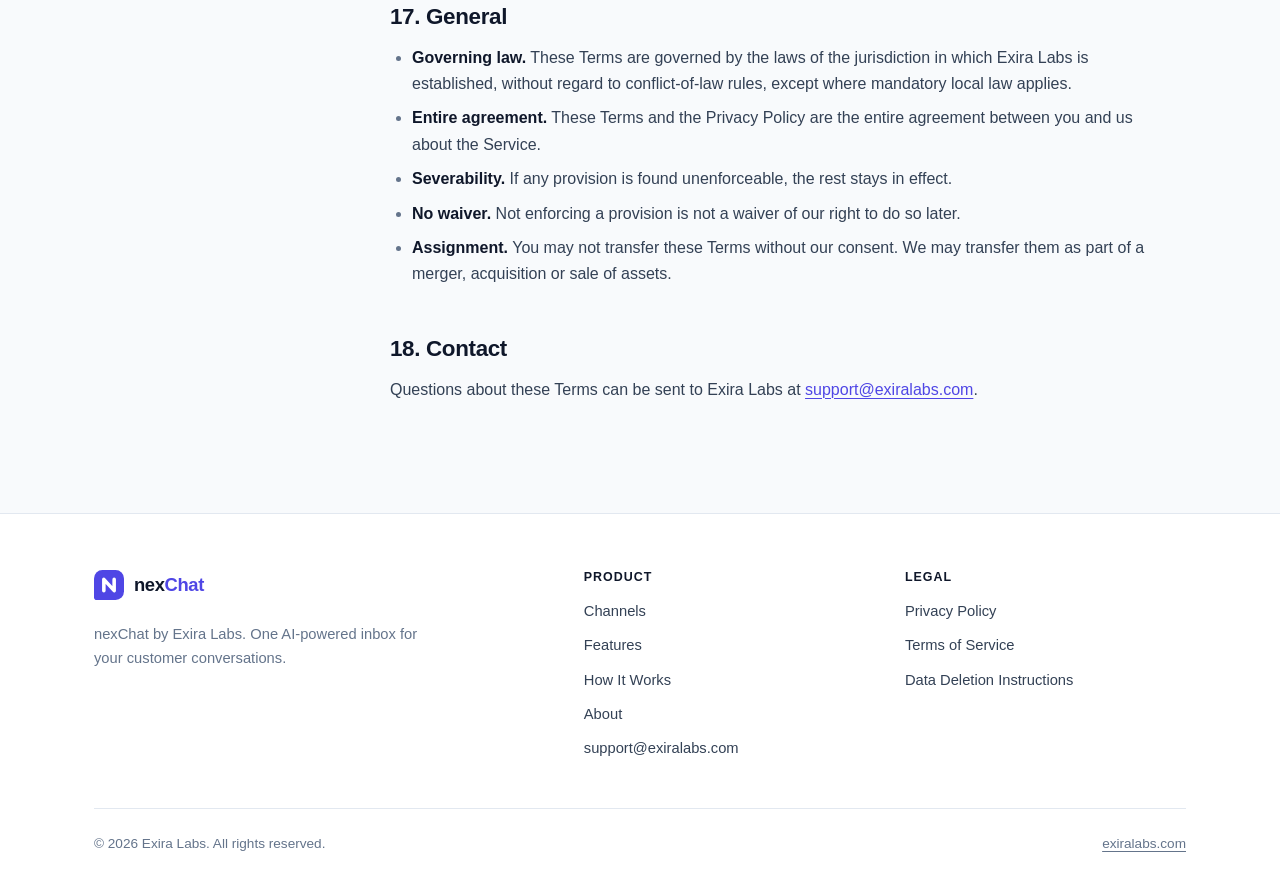
<file: terms-of-service.html>
<!DOCTYPE html>
<html lang="en">
<head>
  <meta charset="UTF-8" />
  <meta name="viewport" content="width=device-width, initial-scale=1.0" />
  <title>Terms of Service — nexChat by Exira Labs</title>
  <meta name="description" content="The terms that govern use of nexChat, the AI-powered customer conversation assistant by Exira Labs." />
  <link rel="canonical" href="https://nexchat.exiralabs.com/terms-of-service.html" />
  <meta name="theme-color" content="#4f46e5" />
  <link rel="icon" href="assets/favicon.svg" type="image/svg+xml" />
  <meta property="og:type" content="website" />
  <meta property="og:site_name" content="nexChat by Exira Labs" />
  <meta property="og:title" content="nexChat Terms of Service" />
  <meta property="og:url" content="https://nexchat.exiralabs.com/terms-of-service.html" />
  <link rel="stylesheet" href="assets/styles.css" />
</head>
<body>
  <a class="skip-link" href="#main">Skip to content</a>

  <header class="site-header is-solid">
    <div class="container header-inner">
      <a class="brand" href="./" aria-label="nexChat home">
        <svg class="brand-mark" viewBox="0 0 32 32" fill="none" aria-hidden="true"><path d="M9 0h14a9 9 0 0 1 9 9v14a9 9 0 0 1-9 9H3a3 3 0 0 1-3-3V9a9 9 0 0 1 9-9z" fill="#4f46e5"/><path d="M10.5 22V10l11 12V10" stroke="#fff" stroke-width="3.8" stroke-linecap="round" stroke-linejoin="round"/></svg>
        <span class="brand-name">nex<span>Chat</span></span>
        <span class="brand-by">by Exira Labs</span>
      </a>
      <button class="nav-toggle" type="button" aria-expanded="false" aria-controls="site-nav" aria-label="Open menu">
        <svg class="icon-open" viewBox="0 0 24 24" fill="none" stroke="currentColor" stroke-width="2" stroke-linecap="round" aria-hidden="true"><path d="M4 7h16M4 12h16M4 17h16"/></svg>
        <svg class="icon-close" viewBox="0 0 24 24" fill="none" stroke="currentColor" stroke-width="2" stroke-linecap="round" aria-hidden="true"><path d="M6 6l12 12M18 6 6 18"/></svg>
      </button>
      <nav class="nav" id="site-nav" aria-label="Main">
        <a href="./#channels">Channels</a>
        <a href="./#features">Features</a>
        <a href="./#how-it-works">How It Works</a>
        <a href="./#about">About</a>
        <a href="./#contact">Contact</a>
        <a class="btn btn-primary btn-sm" href="./#contact">Get in touch</a>
      </nav>
    </div>
  </header>

  <main id="main">
    <div class="legal-hero">
      <div class="container">
        <p class="breadcrumb"><a href="./">Home</a> / Legal</p>
        <h1>Terms of Service</h1>
        <div class="legal-meta">
          <span>Effective date: October 10, 2026</span>
          <span>Last updated: October 10, 2026</span>
        </div>
        <nav class="legal-tabs" aria-label="Legal documents">
          <a href="privacy-policy.html">Privacy Policy</a>
          <a href="terms-of-service.html" aria-current="page">Terms of Service</a>
          <a href="data-deletion.html">Data Deletion</a>
        </nav>
      </div>
    </div>

    <div class="container legal-layout">
      <aside class="toc" aria-label="On this page">
        <p class="toc-title">On this page</p>
        <ol>
          <li><a href="#acceptance">1. Acceptance of terms</a></li>
          <li><a href="#service">2. The Service</a></li>
          <li><a href="#accounts">3. Eligibility &amp; accounts</a></li>
          <li><a href="#responsibilities">4. Your responsibilities</a></li>
          <li><a href="#platforms">5. Third-party platforms</a></li>
          <li><a href="#ai">6. AI-generated content</a></li>
          <li><a href="#acceptable-use">7. Acceptable use</a></li>
          <li><a href="#payments">8. Orders &amp; payments</a></li>
          <li><a href="#fees">9. Fees</a></li>
          <li><a href="#your-content">10. Your content</a></li>
          <li><a href="#our-ip">11. Our intellectual property</a></li>
          <li><a href="#termination">12. Suspension &amp; termination</a></li>
          <li><a href="#disclaimers">13. Disclaimers</a></li>
          <li><a href="#liability">14. Limitation of liability</a></li>
          <li><a href="#indemnity">15. Indemnity</a></li>
          <li><a href="#changes">16. Changes</a></li>
          <li><a href="#general">17. General</a></li>
          <li><a href="#contact">18. Contact</a></li>
        </ol>
      </aside>

      <article class="prose">
        <section id="acceptance">
          <h2>1. Acceptance of terms</h2>
          <p>These Terms of Service ("Terms") govern your access to and use of nexChat, including the website at <code>nexchat.exiralabs.com</code>, the nexChat application and any connected integrations (the "Service"), provided by <strong>Exira Labs</strong> ("Exira Labs", "we", "us", "our").</p>
          <p>By creating an account, connecting a messaging channel, or otherwise using the Service, you agree to these Terms and to our <a href="privacy-policy.html">Privacy Policy</a>. If you use the Service on behalf of a business, you confirm that you are authorised to accept these Terms for that business, and "you" refers to that business.</p>
        </section>

        <section id="service">
          <h2>2. The Service</h2>
          <p>nexChat is an AI-powered customer conversation and business operations assistant. It brings customer conversations from connected messaging channels, such as Instagram, WhatsApp and Telegram, into one inbox, and helps businesses respond to customer messages, manage product catalogs, carts and orders, share payment instructions, track payment status, and keep customer and conversation history.</p>
          <p>nexChat is under active development. Features, integrations and availability may change, and some features may be offered as early-access or beta features that are provided as-is and may be changed or withdrawn.</p>
        </section>

        <section id="accounts">
          <h2>3. Eligibility and accounts</h2>
          <ul>
            <li>You must be at least 18 years old, or the age of majority where you live, and able to enter into a binding contract.</li>
            <li>You must provide accurate account information and keep it up to date.</li>
            <li>You are responsible for keeping your login credentials secure and for all activity under your account, including activity by staff you give access to.</li>
            <li>Tell us promptly at <a href="mailto:support@exiralabs.com" data-contact-email data-contact-email-text>support@exiralabs.com</a> if you suspect unauthorised access to your account.</li>
          </ul>
        </section>

        <section id="responsibilities">
          <h2>4. Your responsibilities as a business</h2>
          <p>When you use nexChat to communicate with your customers, you are responsible for:</p>
          <ul>
            <li>Obtaining any consent or opt-in required by law or by the messaging platform before messaging customers.</li>
            <li>Giving your customers any privacy notices required by law, including about your use of nexChat and AI to handle conversations.</li>
            <li>The accuracy of your products, prices, stock levels, policies, payment instructions and other business information you provide.</li>
            <li>Fulfilling orders, handling refunds, returns and complaints, and complying with consumer protection, tax and other laws that apply to your business.</li>
            <li>Only uploading data you have the right to use, and not sending us sensitive data (such as health or financial account data) unless it is necessary and lawful.</li>
          </ul>
        </section>

        <section id="platforms">
          <h2>5. Third-party platforms</h2>
          <p>The Service can connect to third-party platforms, such as Meta's WhatsApp Business Platform, Instagram messaging or Telegram, where these integrations are available. When you connect a third-party platform:</p>
          <ul>
            <li>You must comply with that platform's terms and policies, including, where applicable, the Meta Platform Terms, the WhatsApp Business Terms of Service, the WhatsApp Business Messaging Policy, the Meta Commerce Policies, Instagram's Terms of Use, and Telegram's Terms of Service and terms for bot developers.</li>
            <li>You authorise us to access and process data from that platform on your behalf to provide the Service.</li>
            <li>Third-party platforms are not controlled by us. We are not responsible for their availability, changes to their APIs or policies, or any fees they charge.</li>
            <li>A platform may restrict, suspend or terminate your access under its own rules. Breaching a platform's policies may also lead us to suspend your use of the related integration.</li>
          </ul>
          <p>nexChat is not affiliated with, endorsed by, or sponsored by Meta Platforms, Inc. or Telegram.</p>
        </section>

        <section id="ai">
          <h2>6. AI-generated content</h2>
          <p>nexChat uses artificial intelligence to understand messages and generate replies and actions. You acknowledge that:</p>
          <ul>
            <li>AI output can be inaccurate, incomplete or inappropriate, and may not reflect your intentions.</li>
            <li>You are responsible for configuring how the AI behaves in your account, for reviewing its output where appropriate, and for responses sent to your customers through your account.</li>
            <li>You can pause the AI or take over a conversation at any time, and you should do so for complaints, sensitive matters or anything the AI is not suited to handle.</li>
            <li>AI output is not professional, legal, financial or medical advice.</li>
          </ul>
        </section>

        <section id="acceptable-use">
          <h2>7. Acceptable use</h2>
          <p>You must not use the Service to:</p>
          <ul>
            <li>Send spam, unsolicited bulk messages, or deceptive or misleading marketing.</li>
            <li>Sell or promote products or services that are illegal or prohibited by applicable platform policies.</li>
            <li>Distribute malware, phishing links, or harassing, hateful, abusive or sexually explicit content.</li>
            <li>Impersonate another person or business, or misrepresent your affiliation with anyone.</li>
            <li>Collect or process personal data unlawfully, or without required consent.</li>
            <li>Circumvent rate limits, security measures or access controls of the Service or any connected platform.</li>
            <li>Reverse engineer, copy, resell or build a competing product from the Service, except as permitted by law.</li>
            <li>Interfere with or disrupt the Service or other users.</li>
          </ul>
        </section>

        <section id="payments">
          <h2>8. Orders and payments between you and your customers</h2>
          <p>nexChat helps you share payment instructions and record the status of payments. Unless we expressly say otherwise, nexChat does <strong>not</strong> process, hold or transfer payments between you and your customers. Any sale is a contract between you and your customer, and you are solely responsible for collecting payment, confirming it has been received, delivering goods or services and resolving disputes.</p>
        </section>

        <section id="fees">
          <h2>9. Fees</h2>
          <p>Some or all of the Service may be offered free of charge during development. If we introduce paid plans, we will tell you the price and terms before you are charged, and you will only be charged if you agree. Fees charged by third-party platforms (for example, WhatsApp messaging fees charged by Meta) are your responsibility.</p>
        </section>

        <section id="your-content">
          <h2>10. Your content and data</h2>
          <p>You keep ownership of the content and data you or your customers submit to the Service, including catalogs, business information and conversations ("Your Content"). You grant us a limited licence to host, process, transmit and display Your Content only as needed to provide, secure and improve the Service for you, and as described in our <a href="privacy-policy.html">Privacy Policy</a>.</p>
          <p>You can delete Your Content or request deletion at any time. See our <a href="data-deletion.html">Data Deletion Instructions</a>.</p>
          <p>If you send us feedback or suggestions, we may use them without obligation to you.</p>
        </section>

        <section id="our-ip">
          <h2>11. Our intellectual property</h2>
          <p>The Service, including its software, design, and the nexChat and Exira Labs names and logos, is owned by Exira Labs and protected by intellectual property laws. These Terms give you a limited, non-exclusive, non-transferable right to use the Service in line with these Terms, and do not transfer any ownership to you.</p>
        </section>

        <section id="termination">
          <h2>12. Suspension and termination</h2>
          <p>You may stop using the Service and close your account at any time. We may suspend or terminate your access if you breach these Terms or a connected platform's policies, if your use creates a risk for us, other users or third parties, or if required by law. Where reasonable, we will give notice first.</p>
          <p>When your account is closed, your right to use the Service ends and we will delete Your Content as described in our Privacy Policy. Sections that by their nature should survive termination (including 10 to 17) will survive.</p>
        </section>

        <section id="disclaimers">
          <h2>13. Disclaimers</h2>
          <p>The Service is provided on an "as is" and "as available" basis. To the fullest extent permitted by law, we disclaim all warranties, express or implied, including warranties of merchantability, fitness for a particular purpose and non-infringement. We do not guarantee that the Service will be uninterrupted, error-free or secure, that AI output will be accurate, or that messages will always be delivered. We are not responsible for interruptions or changes caused by third-party infrastructure or platform providers, including Meta.</p>
        </section>

        <section id="liability">
          <h2>14. Limitation of liability</h2>
          <p>To the fullest extent permitted by law, Exira Labs will not be liable for any indirect, incidental, special, consequential or punitive damages, or for any loss of profits, revenue, data, goodwill or business opportunities, arising from or related to your use of the Service.</p>
          <p>To the fullest extent permitted by law, our total liability for all claims relating to the Service is limited to the greater of the amount you paid us for the Service in the 12 months before the claim arose, or USD 100.</p>
          <p>Nothing in these Terms limits liability that cannot be limited under applicable law.</p>
        </section>

        <section id="indemnity">
          <h2>15. Indemnity</h2>
          <p>You agree to indemnify and hold Exira Labs harmless from claims, losses and costs (including reasonable legal fees) arising from your breach of these Terms, your violation of law or third-party platform policies, Your Content, or your dealings with your customers.</p>
        </section>

        <section id="changes">
          <h2>16. Changes to these Terms</h2>
          <p>We may update these Terms as the Service develops. We will update the "Last updated" date above and, for material changes, notify you by email or in the application before they take effect. If you continue to use the Service after changes take effect, you accept the updated Terms.</p>
        </section>

        <section id="general">
          <h2>17. General</h2>
          <ul>
            <li><strong>Governing law.</strong> These Terms are governed by the laws of the jurisdiction in which Exira Labs is established, without regard to conflict-of-law rules, except where mandatory local law applies.</li>
            <li><strong>Entire agreement.</strong> These Terms and the Privacy Policy are the entire agreement between you and us about the Service.</li>
            <li><strong>Severability.</strong> If any provision is found unenforceable, the rest stays in effect.</li>
            <li><strong>No waiver.</strong> Not enforcing a provision is not a waiver of our right to do so later.</li>
            <li><strong>Assignment.</strong> You may not transfer these Terms without our consent. We may transfer them as part of a merger, acquisition or sale of assets.</li>
          </ul>
        </section>

        <section id="contact">
          <h2>18. Contact</h2>
          <p>Questions about these Terms can be sent to Exira Labs at <a href="mailto:support@exiralabs.com" data-contact-email data-contact-email-text>support@exiralabs.com</a>.</p>
        </section>
      </article>
    </div>
  </main>

  <footer class="site-footer">
    <div class="container">
      <div class="footer-grid">
        <div class="footer-about">
          <a class="brand" href="./" aria-label="nexChat home">
            <svg class="brand-mark" viewBox="0 0 32 32" fill="none" aria-hidden="true"><path d="M9 0h14a9 9 0 0 1 9 9v14a9 9 0 0 1-9 9H3a3 3 0 0 1-3-3V9a9 9 0 0 1 9-9z" fill="#4f46e5"/><path d="M10.5 22V10l11 12V10" stroke="#fff" stroke-width="3.8" stroke-linecap="round" stroke-linejoin="round"/></svg>
            <span class="brand-name">nex<span>Chat</span></span>
          </a>
          <p>nexChat by Exira Labs. One AI-powered inbox for your customer conversations.</p>
        </div>
        <div class="footer-col">
          <h4>Product</h4>
          <ul>
            <li><a href="./#channels">Channels</a></li>
            <li><a href="./#features">Features</a></li>
            <li><a href="./#how-it-works">How It Works</a></li>
            <li><a href="./#about">About</a></li>
            <li><a href="mailto:support@exiralabs.com" data-contact-email data-contact-email-text>support@exiralabs.com</a></li>
          </ul>
        </div>
        <div class="footer-col">
          <h4>Legal</h4>
          <ul>
            <li><a href="privacy-policy.html">Privacy Policy</a></li>
            <li><a href="terms-of-service.html">Terms of Service</a></li>
            <li><a href="data-deletion.html">Data Deletion Instructions</a></li>
          </ul>
        </div>
      </div>
      <div class="footer-bottom">
        <span>&copy; <span data-year>2026</span> Exira Labs. All rights reserved.</span>
        <span><a href="https://exiralabs.com" rel="noopener">exiralabs.com</a></span>
      </div>
    </div>
  </footer>

  <script src="assets/site.js" defer></script>
</body>
</html>
</file>
<file: assets/styles.css>
/* nexChat by Exira Labs — shared styles */

:root {
  --bg: #f8fafc;
  --bg-alt: #f1f5f9;
  --surface: #ffffff;
  --text: #0f172a;
  --text-body: #334155;
  --text-muted: #64748b;
  --border: #e2e8f0;
  --border-strong: #cbd5e1;
  --accent: #4f46e5;
  --accent-hover: #4338ca;
  --accent-soft: #eef2ff;
  --accent-border: #c7d2fe;
  --success: #047857;
  --success-soft: #ecfdf5;
  --warning: #b45309;
  --warning-soft: #fffbeb;

  --radius-sm: 8px;
  --radius: 12px;
  --radius-lg: 18px;
  --shadow-sm: 0 1px 2px rgba(15, 23, 42, 0.05);
  --shadow: 0 1px 3px rgba(15, 23, 42, 0.06), 0 8px 24px -8px rgba(15, 23, 42, 0.08);
  --shadow-lg: 0 2px 6px rgba(15, 23, 42, 0.04), 0 24px 48px -16px rgba(30, 27, 75, 0.18);

  --max: 1140px;
  --gutter: 24px;
  --header-h: 68px;

  --font: -apple-system, BlinkMacSystemFont, "Segoe UI", Roboto, "Helvetica Neue", Arial, sans-serif;
  --mono: ui-monospace, SFMono-Regular, Menlo, Consolas, monospace;
}

*, *::before, *::after { box-sizing: border-box; }
* { margin: 0; padding: 0; }

html {
  scroll-behavior: smooth;
  scroll-padding-top: calc(var(--header-h) + 16px);
  -webkit-text-size-adjust: 100%;
}

body {
  font-family: var(--font);
  background: var(--bg);
  color: var(--text-body);
  line-height: 1.65;
  font-size: 16px;
  -webkit-font-smoothing: antialiased;
}

img, svg { display: block; max-width: 100%; }

a { color: var(--accent); text-decoration-thickness: 1px; text-underline-offset: 3px; }
a:hover { color: var(--accent-hover); }

:focus-visible {
  outline: 2px solid var(--accent);
  outline-offset: 3px;
  border-radius: 4px;
}

h1, h2, h3, h4 { color: var(--text); line-height: 1.2; letter-spacing: -0.015em; }

.container {
  width: 100%;
  max-width: var(--max);
  margin: 0 auto;
  padding: 0 var(--gutter);
}

.skip-link {
  position: absolute;
  left: 16px;
  top: -48px;
  background: var(--text);
  color: #fff;
  padding: 8px 14px;
  border-radius: var(--radius-sm);
  z-index: 100;
  text-decoration: none;
}
.skip-link:focus { top: 12px; color: #fff; }

/* ---------- Buttons ---------- */

.btn {
  display: inline-flex;
  align-items: center;
  justify-content: center;
  gap: 8px;
  font: inherit;
  font-weight: 600;
  font-size: 0.95rem;
  line-height: 1;
  padding: 13px 20px;
  border-radius: 10px;
  border: 1px solid transparent;
  text-decoration: none;
  cursor: pointer;
  transition: background-color .15s ease, border-color .15s ease, color .15s ease, box-shadow .15s ease;
  white-space: nowrap;
}
.btn-primary { background: var(--accent); color: #fff; box-shadow: 0 1px 2px rgba(79, 70, 229, .3); }
.btn-primary:hover { background: var(--accent-hover); color: #fff; }
.btn-secondary { background: var(--surface); color: var(--text); border-color: var(--border-strong); }
.btn-secondary:hover { border-color: var(--text-muted); color: var(--text); }
.btn-sm { padding: 10px 16px; font-size: 0.9rem; }

/* ---------- Header ---------- */

.site-header {
  position: sticky;
  top: 0;
  z-index: 50;
  background: rgba(248, 250, 252, 0.85);
  backdrop-filter: saturate(180%) blur(12px);
  -webkit-backdrop-filter: saturate(180%) blur(12px);
  border-bottom: 1px solid transparent;
  transition: border-color .2s ease;
}
.site-header.is-scrolled,
.site-header.is-solid { border-bottom-color: var(--border); }

.header-inner {
  display: flex;
  align-items: center;
  justify-content: space-between;
  height: var(--header-h);
  gap: 24px;
}

.brand {
  display: inline-flex;
  align-items: center;
  gap: 10px;
  text-decoration: none;
  color: var(--text);
  font-weight: 700;
  font-size: 1.15rem;
  letter-spacing: -0.02em;
}
.brand:hover { color: var(--text); }
.brand-mark { width: 30px; height: 30px; flex: none; }
.brand-name span { color: var(--accent); }
.brand-by {
  font-size: 0.75rem;
  font-weight: 500;
  color: var(--text-muted);
  letter-spacing: 0;
  margin-left: 2px;
}

.nav { display: flex; align-items: center; gap: 4px; }
.nav a:not(.btn) {
  color: var(--text-body);
  text-decoration: none;
  font-weight: 500;
  font-size: 0.93rem;
  padding: 8px 12px;
  border-radius: var(--radius-sm);
}
.nav a:not(.btn):hover { color: var(--text); background: var(--bg-alt); }
.nav .btn { margin-left: 8px; }

.nav-toggle {
  display: none;
  background: none;
  border: 1px solid var(--border);
  border-radius: var(--radius-sm);
  width: 42px;
  height: 42px;
  cursor: pointer;
  color: var(--text);
  align-items: center;
  justify-content: center;
}
.nav-toggle svg { width: 20px; height: 20px; }
.nav-toggle .icon-close { display: none; }
.nav-toggle[aria-expanded="true"] .icon-open { display: none; }
.nav-toggle[aria-expanded="true"] .icon-close { display: block; }

@media (max-width: 860px) {
  .nav-toggle { display: inline-flex; }
  .nav {
    position: absolute;
    top: var(--header-h);
    left: 0;
    right: 0;
    flex-direction: column;
    align-items: stretch;
    gap: 2px;
    padding: 12px var(--gutter) 20px;
    background: var(--surface);
    border-bottom: 1px solid var(--border);
    box-shadow: var(--shadow);
    display: none;
  }
  .nav.is-open { display: flex; }
  .nav a:not(.btn) { padding: 12px; font-size: 1rem; }
  .nav .btn { margin: 8px 0 0; }
  .brand-by { display: none; }
}

/* ---------- Sections ---------- */

.section { padding: 96px 0; }
.section-alt { background: var(--surface); border-top: 1px solid var(--border); border-bottom: 1px solid var(--border); }

.section-head { max-width: 680px; margin-bottom: 56px; }
.section-head.center { margin-left: auto; margin-right: auto; text-align: center; }

.eyebrow {
  display: inline-block;
  font-size: 0.8rem;
  font-weight: 600;
  letter-spacing: 0.08em;
  text-transform: uppercase;
  color: var(--accent);
  margin-bottom: 12px;
}

.section-title { font-size: clamp(1.75rem, 3.2vw, 2.4rem); font-weight: 700; margin-bottom: 16px; }
.section-lead { font-size: 1.1rem; color: var(--text-muted); }

/* ---------- Hero ---------- */

.hero {
  position: relative;
  padding: 72px 0 96px;
  overflow: hidden;
}
.hero::before {
  content: "";
  position: absolute;
  inset: -200px -100px auto auto;
  width: 720px;
  height: 720px;
  background: radial-gradient(closest-side, rgba(99, 102, 241, 0.14), rgba(99, 102, 241, 0));
  pointer-events: none;
}
.hero-grid {
  position: relative;
  display: grid;
  grid-template-columns: 1.05fr 1fr;
  gap: 64px;
  align-items: center;
}
.hero-badge {
  display: inline-flex;
  align-items: center;
  gap: 8px;
  padding: 6px 12px 6px 8px;
  border-radius: 999px;
  background: var(--surface);
  border: 1px solid var(--border);
  font-size: 0.85rem;
  font-weight: 500;
  color: var(--text-body);
  margin-bottom: 24px;
  box-shadow: var(--shadow-sm);
}
.hero-badge .dot {
  width: 8px; height: 8px; border-radius: 50%;
  background: var(--accent);
  box-shadow: 0 0 0 4px var(--accent-soft);
}
.hero h1 {
  font-size: clamp(2.3rem, 5vw, 3.6rem);
  font-weight: 750;
  letter-spacing: -0.03em;
  line-height: 1.08;
  margin-bottom: 22px;
}
.hero h1 .accent { color: var(--accent); }
.hero-sub { font-size: 1.15rem; color: var(--text-muted); max-width: 540px; margin-bottom: 32px; }
.hero-ctas { display: flex; flex-wrap: wrap; gap: 12px; }
.hero-note { margin-top: 20px; font-size: 0.88rem; color: var(--text-muted); }

/* Product mockup */
.mockup {
  position: relative;
  background: var(--surface);
  border: 1px solid var(--border);
  border-radius: var(--radius-lg);
  box-shadow: var(--shadow-lg);
  overflow: hidden;
}
.mockup-bar {
  display: flex;
  align-items: center;
  gap: 12px;
  padding: 12px 16px;
  border-bottom: 1px solid var(--border);
  background: #fbfcfe;
}
.mockup-dots { display: flex; gap: 6px; }
.mockup-dots i { width: 10px; height: 10px; border-radius: 50%; background: var(--border-strong); display: block; }
.mockup-title { font-size: 0.82rem; font-weight: 600; color: var(--text-muted); }
.mockup-body { display: grid; grid-template-columns: 1fr 190px; }
.chat { padding: 18px 16px 16px; display: flex; flex-direction: column; gap: 10px; min-width: 0; }
.chat-head { display: flex; align-items: center; gap: 10px; padding-bottom: 12px; border-bottom: 1px solid var(--border); margin-bottom: 4px; }
.avatar {
  width: 32px; height: 32px; border-radius: 50%;
  display: grid; place-items: center;
  font-size: 0.78rem; font-weight: 700;
  background: #fde68a; color: #78350f;
  flex: none;
}
.chat-head strong { display: block; font-size: 0.88rem; color: var(--text); line-height: 1.2; }
.chat-head small { font-size: 0.75rem; color: var(--text-muted); }
.bubble {
  max-width: 85%;
  padding: 9px 13px;
  border-radius: 14px;
  font-size: 0.85rem;
  line-height: 1.45;
}
.bubble.in { background: var(--bg-alt); color: var(--text); border-bottom-left-radius: 4px; align-self: flex-start; }
.bubble.out { background: var(--accent); color: #fff; border-bottom-right-radius: 4px; align-self: flex-end; }
.bubble-tag { display: block; font-size: 0.68rem; font-weight: 600; opacity: 0.8; margin-bottom: 2px; letter-spacing: 0.02em; }
.product-card {
  align-self: flex-end;
  display: flex;
  gap: 10px;
  align-items: center;
  width: 85%;
  padding: 10px;
  border: 1px solid var(--border);
  border-radius: 12px;
  background: var(--surface);
}
.product-thumb {
  width: 44px; height: 44px; border-radius: 9px; flex: none;
  background: linear-gradient(135deg, #c7d2fe, #e0e7ff);
  display: grid; place-items: center;
}
.product-thumb svg { width: 22px; height: 22px; color: var(--accent); }
.product-card strong { display: block; font-size: 0.82rem; color: var(--text); line-height: 1.3; }
.product-card small { font-size: 0.75rem; color: var(--text-muted); }
.chat-actions { display: flex; gap: 6px; flex-wrap: wrap; align-self: flex-end; justify-content: flex-end; }
.chip {
  font-size: 0.72rem; font-weight: 600;
  padding: 5px 10px; border-radius: 999px;
  border: 1px solid var(--accent-border);
  color: var(--accent); background: var(--accent-soft);
}
.side {
  border-left: 1px solid var(--border);
  background: #fbfcfe;
  padding: 18px 14px;
  display: flex;
  flex-direction: column;
  gap: 12px;
}
.side-label { font-size: 0.68rem; font-weight: 700; letter-spacing: 0.08em; text-transform: uppercase; color: var(--text-muted); }
.side-card { background: var(--surface); border: 1px solid var(--border); border-radius: 10px; padding: 10px 12px; }
.side-card .row { display: flex; justify-content: space-between; gap: 8px; font-size: 0.76rem; color: var(--text-body); }
.side-card .row + .row { margin-top: 4px; }
.side-card .row b { color: var(--text); font-weight: 600; }
.status {
  display: inline-flex; align-items: center; gap: 5px;
  font-size: 0.7rem; font-weight: 600;
  padding: 3px 8px; border-radius: 999px;
}
.status::before { content: ""; width: 6px; height: 6px; border-radius: 50%; background: currentColor; }
.status.ok { color: var(--success); background: var(--success-soft); }
.status.wait { color: var(--warning); background: var(--warning-soft); }
.status.info { color: var(--accent); background: var(--accent-soft); }
.mockup-caption { margin-top: 14px; font-size: 0.8rem; color: var(--text-muted); text-align: center; }

@media (prefers-reduced-motion: no-preference) {
  .chat > * { animation: rise .5s ease both; }
  .chat > *:nth-child(2) { animation-delay: .15s; }
  .chat > *:nth-child(3) { animation-delay: .45s; }
  .chat > *:nth-child(4) { animation-delay: .75s; }
  .chat > *:nth-child(5) { animation-delay: 1.05s; }
  .chat > *:nth-child(6) { animation-delay: 1.35s; }
  .side > * { animation: rise .5s ease both; animation-delay: 1.5s; }
  @keyframes rise { from { opacity: 0; transform: translateY(6px); } to { opacity: 1; transform: none; } }
}

/* ---------- Channels flow ---------- */

.flow {
  display: grid;
  grid-template-columns: minmax(0, 1.15fr) 64px minmax(0, 1fr);
  align-items: center;
  max-width: 1040px;
  margin: 0 auto;
}
.flow-diagram { width: 100%; height: auto; overflow: visible; }
.fl-card { fill: var(--surface); stroke: var(--border); stroke-width: 1.5; filter: drop-shadow(0 4px 10px rgba(15, 23, 42, 0.06)); }
.fl-path { fill: none; stroke: var(--border-strong); stroke-width: 2; stroke-dasharray: 4 6; }
.fl-label { fill: var(--text); font: 600 16px var(--font); }
.fl-sub { fill: var(--text-muted); font: 500 12.5px var(--font); }
.fl-hub { fill: var(--accent); filter: drop-shadow(0 10px 24px rgba(79, 70, 229, 0.35)); }
.fl-pulse { fill: none; stroke: var(--accent); stroke-width: 2; }

.flow-link {
  align-self: center;
  justify-self: stretch;
  height: 4px;
  margin: 0 4px;
  border-radius: 4px;
  background: repeating-linear-gradient(90deg, var(--accent) 0 8px, transparent 8px 16px);
  opacity: 0.55;
  animation: flow-x 0.8s linear infinite;
}
@keyframes flow-x { to { background-position: 16px 0; } }
@keyframes flow-y { to { background-position: 0 16px; } }

.inbox {
  background: var(--surface);
  border: 1px solid var(--border);
  border-radius: var(--radius-lg);
  box-shadow: var(--shadow-lg);
  overflow: hidden;
}
.inbox-head {
  display: flex;
  align-items: center;
  justify-content: space-between;
  padding: 14px 18px;
  border-bottom: 1px solid var(--border);
  background: #fbfcfe;
}
.inbox-head strong { color: var(--text); font-size: 0.92rem; }
.inbox-count { font-size: 0.75rem; font-weight: 600; color: var(--accent); background: var(--accent-soft); padding: 3px 9px; border-radius: 999px; }
.inbox-list { list-style: none; }
.inbox-row {
  display: flex;
  gap: 12px;
  align-items: flex-start;
  padding: 13px 18px;
  border-bottom: 1px solid var(--border);
}
.inbox-row:last-child { border-bottom: 0; }
.inbox-row .avatar { position: relative; width: 36px; height: 36px; }
.av-1 { background: #fde68a; color: #78350f; }
.av-2 { background: #bbf7d0; color: #14532d; }
.av-3 { background: #bae6fd; color: #0c4a6e; }
.av-4 { background: #fecdd3; color: #881337; }
.ch-badge {
  position: absolute;
  right: -4px;
  bottom: -4px;
  width: 17px;
  height: 17px;
  border-radius: 50%;
  background: var(--surface);
  padding: 1.5px;
}
.ch-badge svg { width: 100%; height: 100%; }
.inbox-text { min-width: 0; flex: 1; }
.inbox-top { display: flex; justify-content: space-between; gap: 8px; }
.inbox-top strong { font-size: 0.86rem; color: var(--text); }
.inbox-top time { font-size: 0.72rem; color: var(--text-muted); }
.inbox-text p { font-size: 0.82rem; color: var(--text-body); line-height: 1.4; margin: 1px 0 6px; white-space: nowrap; overflow: hidden; text-overflow: ellipsis; }
.tag { display: inline-block; font-size: 0.68rem; font-weight: 600; padding: 2px 8px; border-radius: 999px; }
.tag-ai { color: var(--accent); background: var(--accent-soft); }
.tag-ok { color: var(--success); background: var(--success-soft); }
.tag-you { color: var(--warning); background: var(--warning-soft); }
.brand-ico { width: 42px; height: 42px; }

@media (prefers-reduced-motion: no-preference) {
  .inbox-row { animation: inbox-in 9s ease infinite both; }
  .inbox-row:nth-child(2) { animation-delay: .9s; }
  .inbox-row:nth-child(3) { animation-delay: 1.8s; }
  .inbox-row:nth-child(4) { animation-delay: 2.7s; }
  @keyframes inbox-in {
    0% { opacity: 0; transform: translateX(-12px); }
    6%, 88% { opacity: 1; transform: none; }
    96%, 100% { opacity: 0; transform: none; }
  }
}
@media (prefers-reduced-motion: reduce) {
  .flow-motion { display: none; }
}

@media (max-width: 640px) {
  .fl-label { font-size: 21px; }
  .fl-sub { display: none; }
  .fl-ch { transform: translateY(10px); }
}

@media (max-width: 900px) {
  .flow { grid-template-columns: 1fr; max-width: 480px; }
  .flow-link {
    justify-self: center;
    width: 4px;
    height: 40px;
    margin: 4px 0;
    background: repeating-linear-gradient(180deg, var(--accent) 0 8px, transparent 8px 16px);
    animation-name: flow-y;
  }
}

/* ---------- Problem / solution ---------- */

.compare { display: grid; grid-template-columns: 1fr 1fr; gap: 24px; }
.compare-card {
  background: var(--surface);
  border: 1px solid var(--border);
  border-radius: var(--radius-lg);
  padding: 32px;
}
.compare-card.after { border-color: var(--accent-border); background: linear-gradient(180deg, var(--accent-soft), var(--surface) 60%); }
.compare-card h3 { font-size: 1.15rem; margin-bottom: 20px; display: flex; align-items: center; gap: 10px; }
.compare-list { list-style: none; display: grid; gap: 14px; }
.compare-list li { display: flex; gap: 12px; align-items: flex-start; }
.compare-list svg { width: 20px; height: 20px; flex: none; margin-top: 2px; }
.compare-card.before svg { color: var(--text-muted); }
.compare-card.after svg { color: var(--accent); }

/* ---------- Features ---------- */

.features { display: grid; grid-template-columns: repeat(4, 1fr); gap: 20px; }
.feature {
  background: var(--surface);
  border: 1px solid var(--border);
  border-radius: var(--radius);
  padding: 26px 24px;
  transition: border-color .2s ease, box-shadow .2s ease, transform .2s ease;
}
.feature:hover { border-color: var(--accent-border); box-shadow: var(--shadow); transform: translateY(-2px); }
.icon-box {
  width: 42px; height: 42px;
  border-radius: 10px;
  display: grid; place-items: center;
  background: var(--accent-soft);
  color: var(--accent);
  margin-bottom: 18px;
}
.icon-box svg { width: 22px; height: 22px; }
.feature h3 { font-size: 1.02rem; font-weight: 650; margin-bottom: 8px; }
.feature p { font-size: 0.92rem; color: var(--text-muted); }

/* ---------- How it works ---------- */

.steps { display: grid; grid-template-columns: repeat(4, 1fr); gap: 20px; counter-reset: step; position: relative; }
.step {
  position: relative;
  background: var(--surface);
  border: 1px solid var(--border);
  border-radius: var(--radius);
  padding: 28px 24px 24px;
}
.step-num {
  display: inline-grid; place-items: center;
  width: 32px; height: 32px;
  border-radius: 50%;
  background: var(--text);
  color: #fff;
  font-size: 0.85rem;
  font-weight: 700;
  margin-bottom: 18px;
}
.step h3 { font-size: 1.02rem; margin-bottom: 8px; }
.step p { font-size: 0.92rem; color: var(--text-muted); }
.step-example {
  margin-top: 16px;
  font-size: 0.8rem;
  font-family: var(--mono);
  color: var(--text-body);
  background: var(--bg-alt);
  border-radius: 8px;
  padding: 8px 10px;
  line-height: 1.5;
}
.step:not(:last-child)::after {
  content: "";
  position: absolute;
  top: 44px;
  right: -15px;
  width: 10px; height: 10px;
  border-top: 2px solid var(--border-strong);
  border-right: 2px solid var(--border-strong);
  transform: rotate(45deg);
  z-index: 1;
}

/* ---------- Audience ---------- */

.audience { display: grid; grid-template-columns: 1fr 1.1fr; gap: 64px; align-items: center; }
.audience-list { display: grid; grid-template-columns: 1fr 1fr; gap: 14px; }
.audience-item {
  display: flex; gap: 12px; align-items: flex-start;
  background: var(--bg);
  border: 1px solid var(--border);
  border-radius: var(--radius);
  padding: 18px;
}
.audience-item .icon-box { width: 36px; height: 36px; margin: 0; flex: none; }
.audience-item .icon-box svg { width: 18px; height: 18px; }
.audience-item strong { display: block; color: var(--text); font-size: 0.95rem; margin-bottom: 2px; }
.audience-item span { font-size: 0.87rem; color: var(--text-muted); }
.check-list { list-style: none; display: grid; gap: 12px; margin-top: 24px; }
.check-list li { display: flex; gap: 10px; align-items: flex-start; }
.check-list svg { width: 20px; height: 20px; color: var(--accent); flex: none; margin-top: 2px; }

/* ---------- Integrations ---------- */

.integrations { display: grid; grid-template-columns: repeat(3, 1fr); gap: 20px; }
.integration {
  background: var(--surface);
  border: 1px solid var(--border);
  border-radius: var(--radius);
  padding: 24px;
  display: flex;
  flex-direction: column;
  gap: 12px;
}
.integration-head { display: flex; align-items: center; justify-content: space-between; gap: 12px; }
.integration h3 { font-size: 1.02rem; }
.integration p { font-size: 0.92rem; color: var(--text-muted); }
.pill {
  font-size: 0.72rem;
  font-weight: 600;
  padding: 4px 10px;
  border-radius: 999px;
  white-space: nowrap;
  border: 1px solid;
}
.pill.dev { color: var(--warning); background: var(--warning-soft); border-color: #fde68a; }
.pill.planned { color: var(--text-muted); background: var(--bg-alt); border-color: var(--border); }
.pill.core { color: var(--success); background: var(--success-soft); border-color: #a7f3d0; }
.fine-print { margin-top: 24px; font-size: 0.87rem; color: var(--text-muted); max-width: 760px; }

/* ---------- About ---------- */

.about { display: grid; grid-template-columns: 1fr 1fr; gap: 64px; align-items: start; }
.about p + p { margin-top: 14px; }
.principles { display: grid; gap: 16px; }
.principle {
  display: flex; gap: 16px;
  padding: 20px;
  background: var(--surface);
  border: 1px solid var(--border);
  border-radius: var(--radius);
}
.principle h3 { font-size: 1rem; margin-bottom: 4px; }
.principle p { font-size: 0.92rem; color: var(--text-muted); }
.principle .icon-box { margin: 0; flex: none; }

/* ---------- Contact ---------- */

.contact-card {
  display: grid;
  grid-template-columns: 1.3fr 1fr;
  gap: 48px;
  align-items: center;
  background: var(--text);
  color: #cbd5e1;
  border-radius: 24px;
  padding: 56px;
  position: relative;
  overflow: hidden;
}
.contact-card::before {
  content: "";
  position: absolute;
  right: -160px; top: -160px;
  width: 480px; height: 480px;
  background: radial-gradient(closest-side, rgba(129, 140, 248, 0.35), rgba(129, 140, 248, 0));
  pointer-events: none;
}
.contact-card > * { position: relative; }
.contact-card h2 { color: #fff; font-size: clamp(1.6rem, 3vw, 2.2rem); margin-bottom: 14px; }
.contact-card .eyebrow { color: #a5b4fc; }
.contact-options { display: grid; gap: 12px; }
.contact-option {
  display: flex;
  gap: 14px;
  align-items: center;
  background: rgba(255, 255, 255, 0.06);
  border: 1px solid rgba(255, 255, 255, 0.12);
  border-radius: var(--radius);
  padding: 16px 18px;
  color: #fff;
  text-decoration: none;
  transition: background-color .15s ease, border-color .15s ease;
}
a.contact-option:hover { background: rgba(255, 255, 255, 0.1); border-color: rgba(255, 255, 255, 0.24); color: #fff; }
.contact-option svg { width: 22px; height: 22px; color: #a5b4fc; flex: none; }
.contact-option small { display: block; color: #94a3b8; font-size: 0.8rem; }
.contact-option strong { font-weight: 600; font-size: 0.97rem; overflow-wrap: anywhere; }

/* ---------- Footer ---------- */

.site-footer {
  background: var(--surface);
  border-top: 1px solid var(--border);
  padding: 56px 0 32px;
  font-size: 0.92rem;
}
.footer-grid { display: grid; grid-template-columns: 1.6fr 1fr 1fr; gap: 40px; }
.footer-about p { color: var(--text-muted); margin-top: 14px; max-width: 340px; }
.footer-col h4 {
  font-size: 0.78rem;
  font-weight: 700;
  letter-spacing: 0.08em;
  text-transform: uppercase;
  color: var(--text);
  margin-bottom: 14px;
}
.footer-col ul { list-style: none; display: grid; gap: 10px; }
.footer-col a { color: var(--text-body); text-decoration: none; overflow-wrap: anywhere; }
.footer-col a:hover { color: var(--accent); text-decoration: underline; }
.footer-bottom {
  margin-top: 48px;
  padding-top: 24px;
  border-top: 1px solid var(--border);
  display: flex;
  justify-content: space-between;
  flex-wrap: wrap;
  gap: 12px;
  color: var(--text-muted);
  font-size: 0.85rem;
}
.footer-bottom a { color: var(--text-muted); }

/* ---------- Legal pages ---------- */

.legal-hero {
  padding: 56px 0 40px;
  border-bottom: 1px solid var(--border);
  background: var(--surface);
}
.breadcrumb { font-size: 0.87rem; color: var(--text-muted); margin-bottom: 16px; }
.breadcrumb a { color: var(--text-muted); }
.legal-hero h1 { font-size: clamp(2rem, 4vw, 2.75rem); font-weight: 750; letter-spacing: -0.025em; margin-bottom: 12px; }
.legal-meta { display: flex; flex-wrap: wrap; gap: 8px 20px; font-size: 0.9rem; color: var(--text-muted); }
.legal-tabs { display: flex; flex-wrap: wrap; gap: 8px; margin-top: 24px; }
.legal-tabs a {
  font-size: 0.88rem;
  font-weight: 600;
  text-decoration: none;
  padding: 7px 14px;
  border-radius: 999px;
  border: 1px solid var(--border);
  color: var(--text-body);
  background: var(--surface);
}
.legal-tabs a:hover { border-color: var(--border-strong); color: var(--text); }
.legal-tabs a[aria-current="page"] { background: var(--text); color: #fff; border-color: var(--text); }

.legal-layout {
  display: grid;
  grid-template-columns: 240px minmax(0, 1fr);
  gap: 56px;
  padding-top: 48px;
  padding-bottom: 96px;
}
.toc { position: sticky; top: calc(var(--header-h) + 24px); align-self: start; max-height: calc(100vh - var(--header-h) - 48px); overflow: auto; }
.toc-title { font-size: 0.75rem; font-weight: 700; letter-spacing: 0.08em; text-transform: uppercase; color: var(--text); margin-bottom: 12px; }
.toc ol { list-style: none; display: grid; gap: 2px; border-left: 1px solid var(--border); }
.toc a {
  display: block;
  font-size: 0.86rem;
  line-height: 1.4;
  color: var(--text-muted);
  text-decoration: none;
  padding: 6px 0 6px 14px;
  margin-left: -1px;
  border-left: 2px solid transparent;
}
.toc a:hover { color: var(--text); }
.toc a.is-active { color: var(--accent); border-left-color: var(--accent); font-weight: 600; }

.prose { max-width: 760px; }
.prose > section { padding-top: 8px; }
.prose > section + section { margin-top: 40px; }
.prose h2 { font-size: 1.4rem; font-weight: 700; margin-bottom: 14px; }
.prose h3 { font-size: 1.05rem; font-weight: 650; margin: 24px 0 8px; }
.prose p { margin-bottom: 14px; }
.prose ul, .prose ol { margin: 0 0 16px; padding-left: 22px; }
.prose li { margin-bottom: 8px; }
.prose li::marker { color: var(--text-muted); }
.prose strong { color: var(--text); }
.prose code {
  font-family: var(--mono);
  font-size: 0.88em;
  background: var(--bg-alt);
  border: 1px solid var(--border);
  padding: 1px 6px;
  border-radius: 5px;
}

.callout {
  background: var(--accent-soft);
  border: 1px solid var(--accent-border);
  border-radius: var(--radius);
  padding: 18px 20px;
  margin: 20px 0;
  color: var(--text-body);
}
.callout p:last-child { margin-bottom: 0; }
.callout strong { color: #312e81; }

.summary-box {
  background: var(--surface);
  border: 1px solid var(--border);
  border-radius: var(--radius);
  padding: 22px 24px;
  margin-bottom: 40px;
  box-shadow: var(--shadow-sm);
}
.summary-box h2 { font-size: 1.05rem; margin-bottom: 12px; }
.summary-box ul { margin-bottom: 0; }

.table-wrap { overflow-x: auto; margin: 0 0 20px; border: 1px solid var(--border); border-radius: var(--radius); }
.prose table { width: 100%; border-collapse: collapse; font-size: 0.92rem; background: var(--surface); }
.prose th, .prose td { text-align: left; padding: 12px 14px; vertical-align: top; border-bottom: 1px solid var(--border); }
.prose th { background: var(--bg-alt); color: var(--text); font-weight: 600; font-size: 0.85rem; }
.prose tr:last-child td { border-bottom: 0; }

.steps-list { list-style: none; padding: 0 !important; counter-reset: s; display: grid; gap: 14px; }
.steps-list > li {
  counter-increment: s;
  position: relative;
  padding: 18px 20px 18px 64px;
  background: var(--surface);
  border: 1px solid var(--border);
  border-radius: var(--radius);
  margin: 0;
}
.steps-list > li::before {
  content: counter(s);
  position: absolute;
  left: 20px; top: 18px;
  width: 28px; height: 28px;
  border-radius: 50%;
  background: var(--accent);
  color: #fff;
  font-weight: 700;
  font-size: 0.85rem;
  display: grid; place-items: center;
}
.steps-list > li p:last-child, .steps-list > li ul:last-child { margin-bottom: 0; }

.option-grid { display: grid; grid-template-columns: 1fr 1fr; gap: 16px; margin: 8px 0 24px; }
.option {
  background: var(--surface);
  border: 1px solid var(--border);
  border-radius: var(--radius);
  padding: 20px;
}
.option h3 { margin-top: 0; }
.option p:last-child { margin-bottom: 0; }

.email-template {
  font-family: var(--mono);
  font-size: 0.85rem;
  line-height: 1.6;
  background: var(--text);
  color: #e2e8f0;
  border-radius: var(--radius);
  padding: 18px 20px;
  margin: 0 0 20px;
  white-space: pre-wrap;
  overflow-wrap: anywhere;
}

/* ---------- Responsive ---------- */

@media (max-width: 1024px) {
  .features { grid-template-columns: repeat(2, 1fr); }
  .steps { grid-template-columns: repeat(2, 1fr); }
  .step:nth-child(2)::after { display: none; }
  .integrations { grid-template-columns: repeat(2, 1fr); }
  .hero-grid { gap: 40px; }
}

@media (max-width: 900px) {
  .hero { padding: 48px 0 72px; }
  .hero-grid, .audience, .about, .contact-card { grid-template-columns: 1fr; }
  .hero-grid { gap: 48px; }
  .audience, .about { gap: 40px; }
  .legal-layout { grid-template-columns: 1fr; gap: 0; padding-top: 32px; padding-bottom: 72px; }
  .toc { display: none; }
  .footer-grid { grid-template-columns: 1fr 1fr; }
  .footer-about { grid-column: 1 / -1; }
}

@media (max-width: 640px) {
  :root { --gutter: 16px; }
  .section { padding: 72px 0; }
  .section-head { margin-bottom: 40px; }
  .compare, .features, .steps, .integrations, .audience-list, .option-grid { grid-template-columns: 1fr; }
  .step::after { display: none; }
  .compare-card { padding: 24px; }
  .contact-card { padding: 32px 22px; border-radius: 18px; gap: 28px; }
  .mockup-body { grid-template-columns: 1fr; }
  .side { border-left: 0; border-top: 1px solid var(--border); flex-direction: row; flex-wrap: wrap; }
  .side-label { width: 100%; }
  .side-card { flex: 1 1 140px; }
  .hero-ctas .btn { flex: 1 1 auto; }
  .footer-grid { grid-template-columns: 1fr; }
  .steps-list > li { padding: 18px 18px 18px 58px; }
  .steps-list > li::before { left: 16px; }
}

@media (prefers-reduced-motion: reduce) {
  html { scroll-behavior: auto; }
  *, *::before, *::after { transition: none !important; animation: none !important; }
}

@media print {
  .site-header, .site-footer, .toc, .legal-tabs, .skip-link { display: none !important; }
  body { background: #fff; }
  .legal-layout { display: block; padding: 0; }
}
</file>
